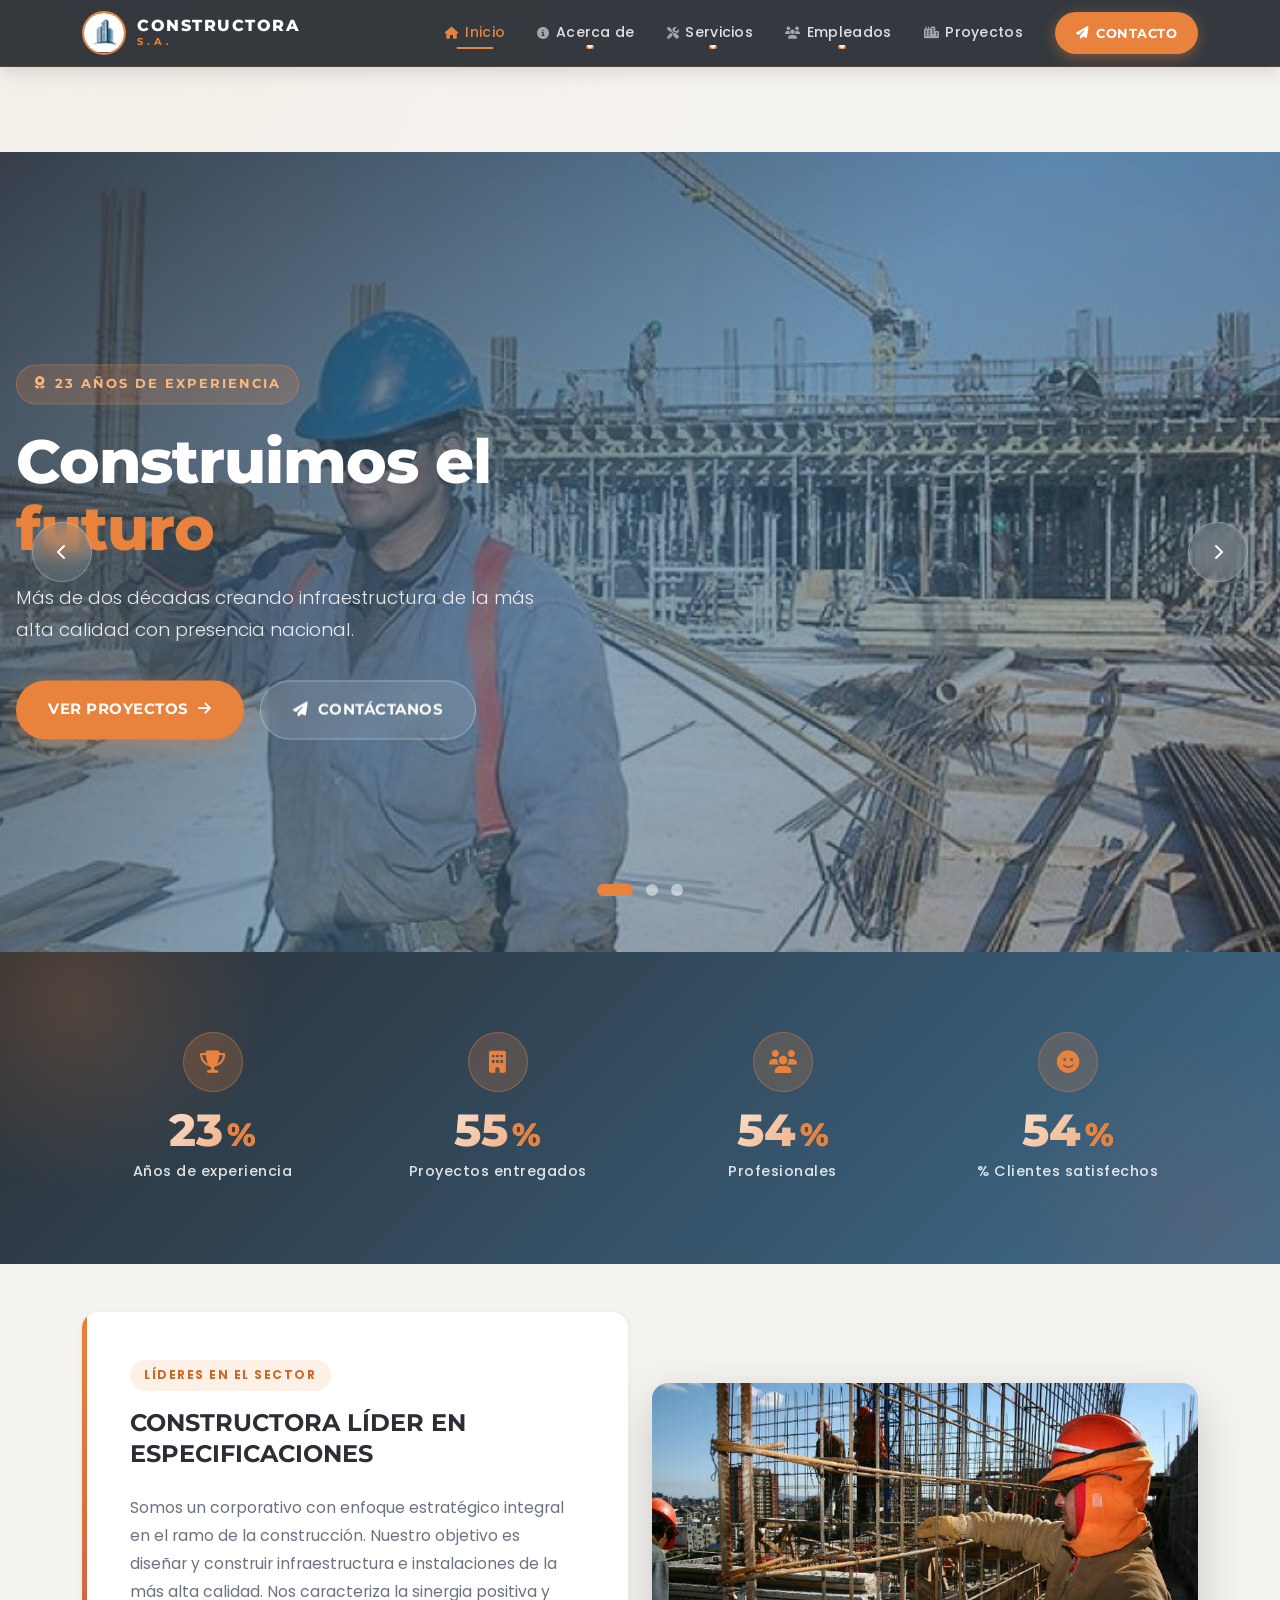
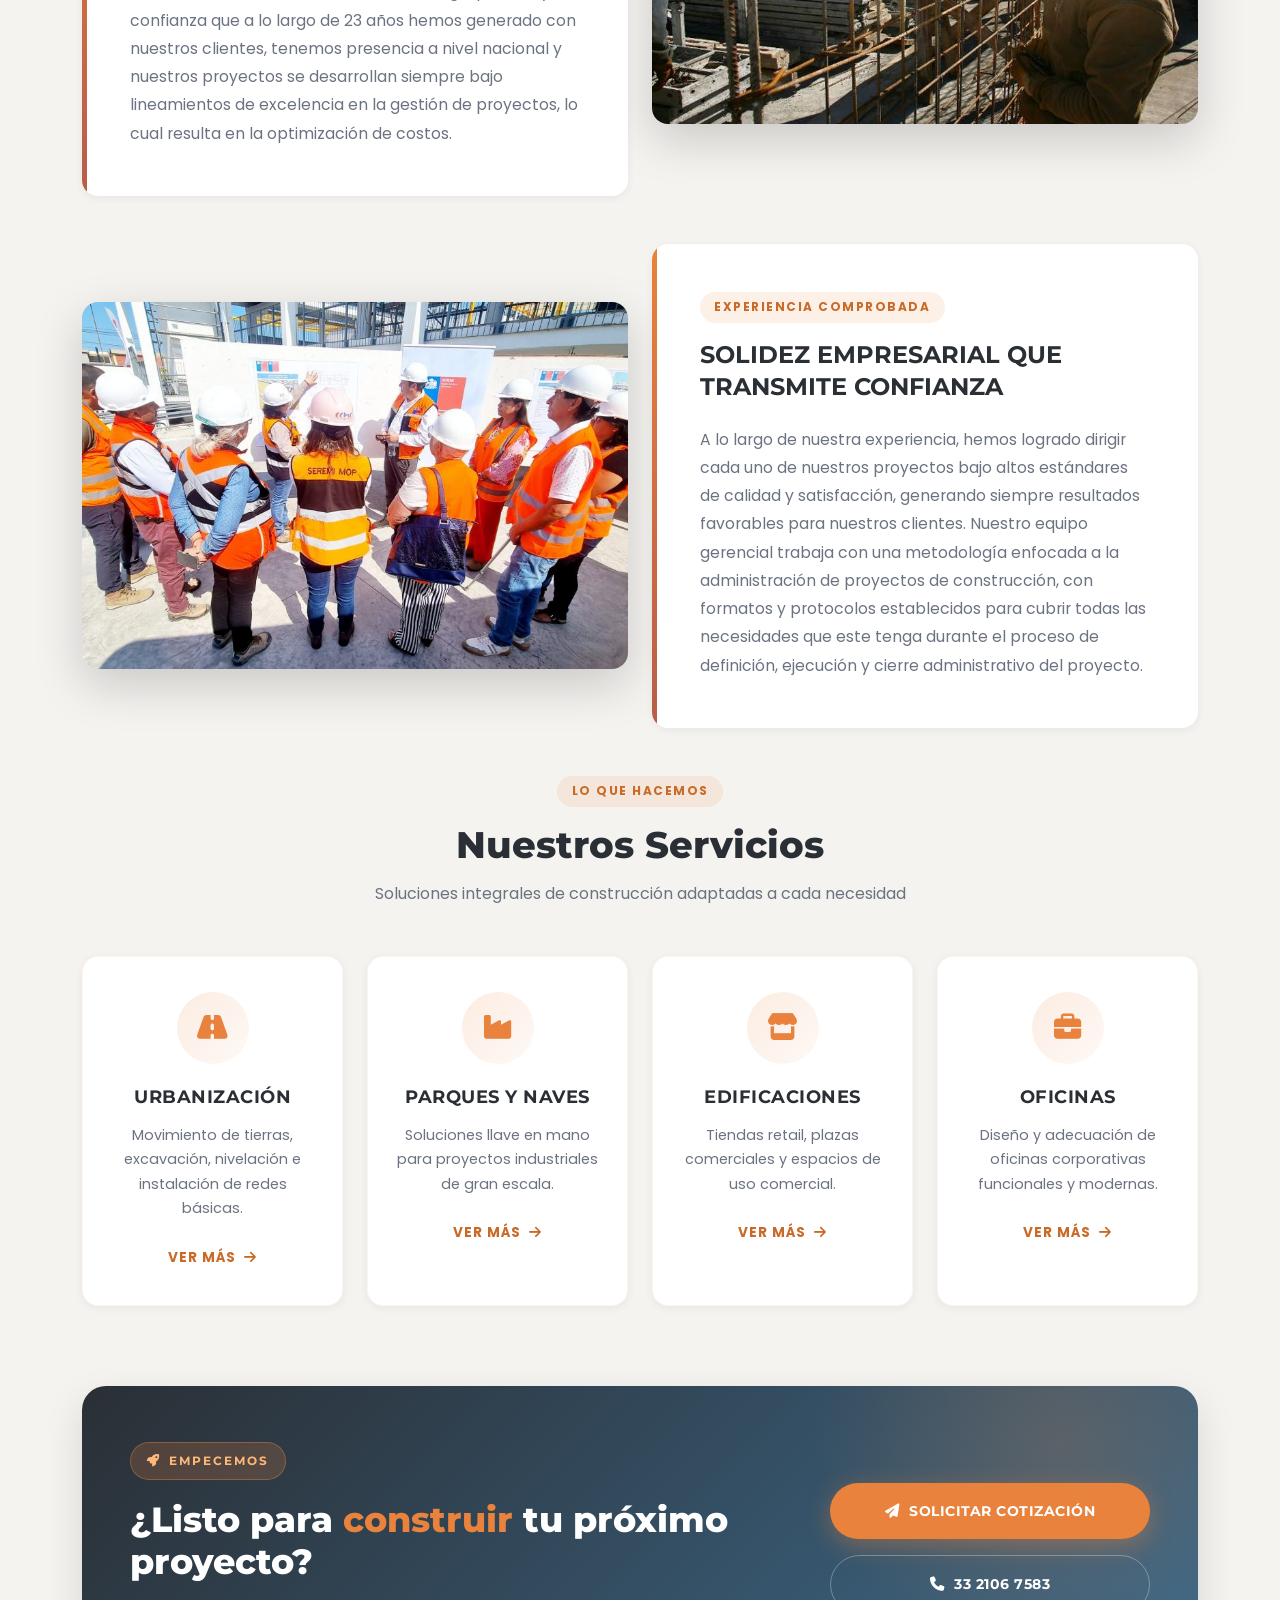
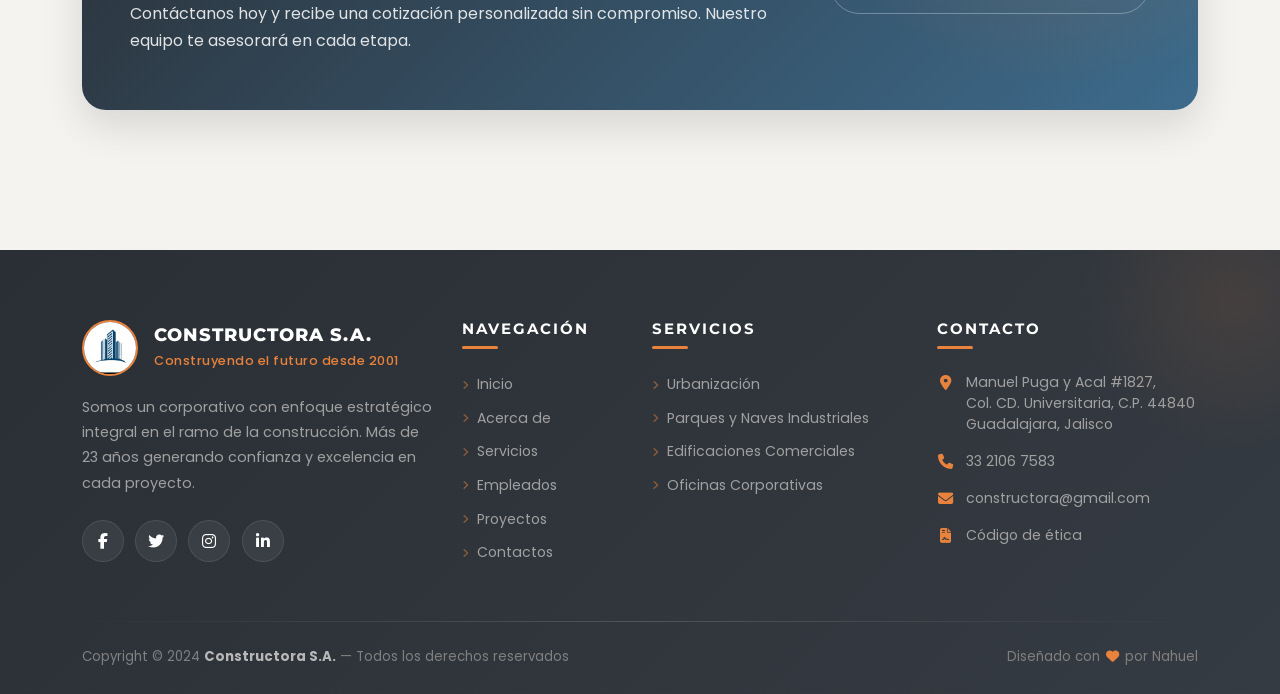
<file: index.html>
<!DOCTYPE html>
<html lang="es">
<head>
    <meta charset="UTF-8">
    <meta name="viewport" content="width=device-width, initial-scale=1.0">
    <meta name="description" content="Constructora S.A. — Líderes en construcción con 23 años de experiencia">
    <title>Inicio | Constructora S.A.</title>
    <link rel="icon" href="imagen/logo.jpg">

    <!-- Bootstrap 5 -->
    <link href="https://cdn.jsdelivr.net/npm/bootstrap@5.3.3/dist/css/bootstrap.min.css" rel="stylesheet">

    <!-- Font Awesome -->
    <link rel="stylesheet" href="https://cdnjs.cloudflare.com/ajax/libs/font-awesome/6.5.1/css/all.min.css">

    <!-- Google Fonts -->
    <link rel="preconnect" href="https://fonts.googleapis.com">
    <link rel="preconnect" href="https://fonts.gstatic.com" crossorigin>
    <link href="https://fonts.googleapis.com/css2?family=Montserrat:wght@400;600;700;800&family=Poppins:wght@300;400;500;600&display=swap" rel="stylesheet">

    <!-- CSS propio -->
    <link rel="stylesheet" href="css/estilos.css">
</head>
<body>

    <!-- ============================================================
         NAVBAR
    ============================================================ -->
    <nav class="navbar navbar-expand-lg navbar-dark fixed-top navbar-custom">
        <div class="container">

            <!-- Marca -->
            <a class="navbar-brand d-flex align-items-center" href="index.html">
                <img src="imagen/logo.jpg" alt="Logo" class="logo-nav">
                <div class="brand-wrap">
                    <span class="brand-text">CONSTRUCTORA</span>
                    <span class="brand-sub">S.A.</span>
                </div>
            </a>

            <!-- Botón hamburguesa -->
            <button class="navbar-toggler" type="button" data-bs-toggle="collapse" data-bs-target="#my-nav"
                    aria-controls="my-nav" aria-expanded="false" aria-label="Toggle navigation">
                <span class="navbar-toggler-icon"></span>
            </button>

            <!-- Menú -->
            <div class="collapse navbar-collapse" id="my-nav">
                <ul class="navbar-nav ms-auto align-items-lg-center">

                    <li class="nav-item">
                        <a class="nav-link active" href="index.html">
                            <i class="fas fa-home"></i> Inicio
                        </a>
                    </li>

                    <li class="nav-item dropdown">
                        <a class="nav-link dropdown-toggle" href="#" data-bs-toggle="dropdown">
                            <i class="fas fa-info-circle"></i> Acerca de
                        </a>
                        <ul class="dropdown-menu">
                            <li><a class="dropdown-item" href="historia.html"><i class="fas fa-building"></i> Identidad Corporativa</a></li>
                            <li><a class="dropdown-item" href="mision.html"><i class="fas fa-bullseye"></i> Misión y Visión</a></li>
                            <li><a class="dropdown-item" href="testimonio.html"><i class="fas fa-chart-line"></i> Objetivos Estratégicos</a></li>
                        </ul>
                    </li>

                    <li class="nav-item dropdown">
                        <a class="nav-link dropdown-toggle" href="#" data-bs-toggle="dropdown">
                            <i class="fas fa-tools"></i> Servicios
                        </a>
                        <ul class="dropdown-menu">
                            <li><a class="dropdown-item" href="remodelacion.html"><i class="fas fa-road"></i> Urbanización</a></li>
                            <li><a class="dropdown-item" href="construccion.html"><i class="fas fa-industry"></i> Parques y Naves Industriales</a></li>
                            <li><a class="dropdown-item" href="refaccion.html"><i class="fas fa-store"></i> Edificaciones Comerciales</a></li>
                            <li><a class="dropdown-item" href="diseñoext.html"><i class="fas fa-briefcase"></i> Oficinas Corporativas</a></li>
                        </ul>
                    </li>

                    <li class="nav-item dropdown">
                        <a class="nav-link dropdown-toggle" href="#" data-bs-toggle="dropdown">
                            <i class="fas fa-users"></i> Empleados
                        </a>
                        <ul class="dropdown-menu">
                            <li><a class="dropdown-item" href="administracion.html"><i class="fas fa-user-tie"></i> Administración</a></li>
                            <li><a class="dropdown-item" href="ingenieros.html"><i class="fas fa-hard-hat"></i> Ingenieros</a></li>
                            <li><a class="dropdown-item" href="arquitectos.html"><i class="fas fa-drafting-compass"></i> Arquitectos</a></li>
                        </ul>
                    </li>

                    <li class="nav-item">
                        <a class="nav-link" href="proyectos.html">
                            <i class="fas fa-city"></i> Proyectos
                        </a>
                    </li>

                    <li class="nav-item ms-lg-3 mt-3 mt-lg-0">
                        <a class="btn-navbar-cta" href="contactos.html">
                            <i class="fas fa-paper-plane"></i> Contacto
                        </a>
                    </li>

                </ul>
            </div>

        </div>
    </nav>

    <!-- ============================================================
         HERO CAROUSEL
    ============================================================ -->
    <header id="demo" class="carousel slide carousel-fade hero-carousel" data-bs-ride="carousel">

        <div class="carousel-indicators">
            <button type="button" data-bs-target="#demo" data-bs-slide-to="0" class="active" aria-label="Slide 1"></button>
            <button type="button" data-bs-target="#demo" data-bs-slide-to="1" aria-label="Slide 2"></button>
            <button type="button" data-bs-target="#demo" data-bs-slide-to="2" aria-label="Slide 3"></button>
        </div>

        <div class="carousel-inner">

            <!-- Slide 1 -->
            <div class="carousel-item active">
                <div class="hero-slide" style="background-image: url('imagen/img4.jpg');"></div>
                <div class="hero-overlay"></div>
                <div class="container">
                    <div class="carousel-caption hero-caption">
                        <span class="hero-badge">
                            <i class="fas fa-award"></i> 23 años de experiencia
                        </span>
                        <h1 class="hero-title">Construimos el <span>futuro</span></h1>
                        <p class="hero-subtitle">
                            Más de dos décadas creando infraestructura de la más alta calidad con presencia nacional.
                        </p>
                        <div class="hero-buttons">
                            <a href="proyectos.html" class="btn-hero-primary">
                                Ver Proyectos <i class="fas fa-arrow-right"></i>
                            </a>
                            <a href="contactos.html" class="btn-hero-secondary">
                                <i class="fas fa-paper-plane"></i> Contáctanos
                            </a>
                        </div>
                    </div>
                </div>
            </div>

            <!-- Slide 2 -->
            <div class="carousel-item">
                <div class="hero-slide" style="background-image: url('imagen/img1.jpg');"></div>
                <div class="hero-overlay"></div>
                <div class="container">
                    <div class="carousel-caption hero-caption">
                        <span class="hero-badge">
                            <i class="fas fa-check-circle"></i> Calidad garantizada
                        </span>
                        <h1 class="hero-title">Excelencia en cada <span>proyecto</span></h1>
                        <p class="hero-subtitle">
                            Trabajamos bajo los más altos estándares de calidad, seguridad y cumplimiento de plazos.
                        </p>
                        <div class="hero-buttons">
                            <a href="servivios.html" class="btn-hero-primary">
                                Nuestros Servicios <i class="fas fa-arrow-right"></i>
                            </a>
                            <a href="historia.html" class="btn-hero-secondary">
                                <i class="fas fa-info-circle"></i> Conócenos
                            </a>
                        </div>
                    </div>
                </div>
            </div>

            <!-- Slide 3 -->
            <div class="carousel-item">
                <div class="hero-slide" style="background-image: url('imagen/img6.png');"></div>
                <div class="hero-overlay"></div>
                <div class="container">
                    <div class="carousel-caption hero-caption">
                        <span class="hero-badge">
                            <i class="fas fa-globe"></i> Presencia nacional
                        </span>
                        <h1 class="hero-title">Solidez que <span>transmite confianza</span></h1>
                        <p class="hero-subtitle">
                            Un equipo gerencial sólido con metodologías probadas en proyectos de gran escala.
                        </p>
                        <div class="hero-buttons">
                            <a href="proyectos.html" class="btn-hero-primary">
                                Explorar <i class="fas fa-arrow-right"></i>
                            </a>
                            <a href="contactos.html" class="btn-hero-secondary">
                                <i class="fas fa-phone"></i> Solicitar info
                            </a>
                        </div>
                    </div>
                </div>
            </div>

        </div>

        <button class="carousel-control-prev hero-control" type="button" data-bs-target="#demo" data-bs-slide="prev">
            <i class="fas fa-chevron-left"></i>
            <span class="visually-hidden">Anterior</span>
        </button>
        <button class="carousel-control-next hero-control" type="button" data-bs-target="#demo" data-bs-slide="next">
            <i class="fas fa-chevron-right"></i>
            <span class="visually-hidden">Siguiente</span>
        </button>
    </header>

    <!-- ============================================================
         ESTADÍSTICAS
    ============================================================ -->
    <section class="stats-section">
        <div class="container">
            <div class="row g-4 text-center">

                <div class="col-6 col-md-3">
                    <div class="stat-item">
                        <div class="stat-icon"><i class="fas fa-trophy"></i></div>
                        <div class="stat-number" data-target="23">0</div>
                        <div class="stat-label">Años de experiencia</div>
                    </div>
                </div>

                <div class="col-6 col-md-3">
                    <div class="stat-item">
                        <div class="stat-icon"><i class="fas fa-building"></i></div>
                        <div class="stat-number" data-target="150">0</div>
                        <div class="stat-label">Proyectos entregados</div>
                    </div>
                </div>

                <div class="col-6 col-md-3">
                    <div class="stat-item">
                        <div class="stat-icon"><i class="fas fa-users"></i></div>
                        <div class="stat-number" data-target="80">0</div>
                        <div class="stat-label">Profesionales</div>
                    </div>
                </div>

                <div class="col-6 col-md-3">
                    <div class="stat-item">
                        <div class="stat-icon"><i class="fas fa-smile"></i></div>
                        <div class="stat-number" data-target="100">0</div>
                        <div class="stat-label">% Clientes satisfechos</div>
                    </div>
                </div>

            </div>
        </div>
    </section>

    <!-- ============================================================
         CONTENIDO PRINCIPAL
    ============================================================ -->
    <main class="container my-5">

        <!-- Sección 1: Líderes -->
        <section class="row align-items-center g-4 mb-5 fade-in-section">
            <div class="col-lg-6">
                <div class="card info-card border-0 h-100">
                    <div class="card-body p-4 p-lg-5">
                        <span class="badge-accent mb-3">LÍDERES EN EL SECTOR</span>
                        <h3 class="card-title mb-4">CONSTRUCTORA LÍDER EN ESPECIFICACIONES</h3>
                        <p class="card-text">
                            Somos un corporativo con enfoque estratégico integral en el ramo de la construcción.
                            Nuestro objetivo es diseñar y construir infraestructura e instalaciones de la más alta calidad.
                            Nos caracteriza la sinergia positiva y confianza que a lo largo de 23 años hemos generado con
                            nuestros clientes, tenemos presencia a nivel nacional y nuestros proyectos se desarrollan
                            siempre bajo lineamientos de excelencia en la gestión de proyectos, lo cual resulta en la
                            optimización de costos.
                        </p>
                    </div>
                </div>
            </div>
            <div class="col-lg-6">
                <div class="image-wrapper">
                    <img src="imagen/img2.jpg" alt="Proyecto en construcción" class="img-fluid rounded-4 shadow-lg">
                </div>
            </div>
        </section>

        <!-- Sección 2: Solidez -->
        <section class="row align-items-center g-4 mb-5 fade-in-section flex-lg-row-reverse">
            <div class="col-lg-6">
                <div class="card info-card border-0 h-100">
                    <div class="card-body p-4 p-lg-5">
                        <span class="badge-accent mb-3">EXPERIENCIA COMPROBADA</span>
                        <h3 class="card-title mb-4">SOLIDEZ EMPRESARIAL QUE TRANSMITE CONFIANZA</h3>
                        <p class="card-text">
                            A lo largo de nuestra experiencia, hemos logrado dirigir cada uno de nuestros proyectos bajo
                            altos estándares de calidad y satisfacción, generando siempre resultados favorables para
                            nuestros clientes. Nuestro equipo gerencial trabaja con una metodología enfocada a la
                            administración de proyectos de construcción, con formatos y protocolos establecidos para
                            cubrir todas las necesidades que este tenga durante el proceso de definición, ejecución y
                            cierre administrativo del proyecto.
                        </p>
                    </div>
                </div>
            </div>
            <div class="col-lg-6">
                <div class="image-wrapper">
                    <img src="imagen/img3.jpeg" alt="Equipo de trabajo" class="img-fluid rounded-4 shadow-lg">
                </div>
            </div>
        </section>

    </main>

    <!-- ============================================================
         SERVICIOS
    ============================================================ -->
    <section class="services-section my-5">
        <div class="container">

            <div class="section-heading text-center mb-5">
                <span class="badge-accent mb-3">Lo que hacemos</span>
                <h2 class="section-heading-title">Nuestros Servicios</h2>
                <p class="section-heading-sub">
                    Soluciones integrales de construcción adaptadas a cada necesidad
                </p>
            </div>

            <div class="row g-4">

                <div class="col-md-6 col-lg-3">
                    <div class="service-card">
                        <div class="service-icon"><i class="fas fa-road"></i></div>
                        <h5>Urbanización</h5>
                        <p>Movimiento de tierras, excavación, nivelación e instalación de redes básicas.</p>
                        <a href="remodelacion.html" class="service-link">
                            Ver más <i class="fas fa-arrow-right"></i>
                        </a>
                    </div>
                </div>

                <div class="col-md-6 col-lg-3">
                    <div class="service-card">
                        <div class="service-icon"><i class="fas fa-industry"></i></div>
                        <h5>Parques y Naves</h5>
                        <p>Soluciones llave en mano para proyectos industriales de gran escala.</p>
                        <a href="construccion.html" class="service-link">
                            Ver más <i class="fas fa-arrow-right"></i>
                        </a>
                    </div>
                </div>

                <div class="col-md-6 col-lg-3">
                    <div class="service-card">
                        <div class="service-icon"><i class="fas fa-store"></i></div>
                        <h5>Edificaciones</h5>
                        <p>Tiendas retail, plazas comerciales y espacios de uso comercial.</p>
                        <a href="refaccion.html" class="service-link">
                            Ver más <i class="fas fa-arrow-right"></i>
                        </a>
                    </div>
                </div>

                <div class="col-md-6 col-lg-3">
                    <div class="service-card">
                        <div class="service-icon"><i class="fas fa-briefcase"></i></div>
                        <h5>Oficinas</h5>
                        <p>Diseño y adecuación de oficinas corporativas funcionales y modernas.</p>
                        <a href="diseñoext.html" class="service-link">
                            Ver más <i class="fas fa-arrow-right"></i>
                        </a>
                    </div>
                </div>

            </div>
        </div>
    </section>

    <!-- ============================================================
         CTA FINAL
    ============================================================ -->
    <section class="cta-section">
        <div class="container">
            <div class="cta-box">

                <div class="row align-items-center g-4">

                    <div class="col-lg-8">
                        <span class="cta-badge">
                            <i class="fas fa-rocket"></i> Empecemos
                        </span>
                        <h2 class="cta-title">
                            ¿Listo para <span>construir</span> tu próximo proyecto?
                        </h2>
                        <p class="cta-text">
                            Contáctanos hoy y recibe una cotización personalizada sin compromiso.
                            Nuestro equipo te asesorará en cada etapa.
                        </p>
                    </div>

                    <div class="col-lg-4 text-lg-end">
                        <a href="contactos.html" class="btn-cta">
                            <i class="fas fa-paper-plane"></i> Solicitar cotización
                        </a>
                        <a href="tel:3321067583" class="btn-cta-outline mt-3">
                            <i class="fas fa-phone"></i> 33 2106 7583
                        </a>
                    </div>

                </div>

            </div>
        </div>
    </section>

    <!-- ============================================================
         FOOTER
    ============================================================ -->
    <footer class="site-footer">
        <div class="container">

            <div class="row gy-5">

                <!-- Columna 1: Marca -->
                <div class="col-lg-4 col-md-6">
                    <div class="footer-brand">
                        <img src="imagen/logo.jpg" alt="Logo Constructora" class="footer-logo">
                        <div>
                            <h5 class="footer-brand-name">CONSTRUCTORA S.A.</h5>
                            <p class="footer-brand-tagline">Construyendo el futuro desde 2001</p>
                        </div>
                    </div>
                    <p class="footer-about">
                        Somos un corporativo con enfoque estratégico integral en el ramo de la construcción.
                        Más de 23 años generando confianza y excelencia en cada proyecto.
                    </p>

                    <div class="footer-socials">
                        <a href="#" class="social-btn facebook" aria-label="Facebook">
                            <i class="fab fa-facebook-f"></i>
                        </a>
                        <a href="#" class="social-btn twitter" aria-label="Twitter">
                            <i class="fab fa-twitter"></i>
                        </a>
                        <a href="#" class="social-btn instagram" aria-label="Instagram">
                            <i class="fab fa-instagram"></i>
                        </a>
                        <a href="#" class="social-btn linkedin" aria-label="LinkedIn">
                            <i class="fab fa-linkedin-in"></i>
                        </a>
                    </div>
                </div>

                <!-- Columna 2: Navegación -->
                <div class="col-lg-2 col-md-6 col-6">
                    <h6 class="footer-title">Navegación</h6>
                    <ul class="footer-links">
                        <li><a href="index.html"><i class="fas fa-angle-right"></i> Inicio</a></li>
                        <li><a href="historia.html"><i class="fas fa-angle-right"></i> Acerca de</a></li>
                        <li><a href="servivios.html"><i class="fas fa-angle-right"></i> Servicios</a></li>
                        <li><a href="empleados.html"><i class="fas fa-angle-right"></i> Empleados</a></li>
                        <li><a href="proyectos.html"><i class="fas fa-angle-right"></i> Proyectos</a></li>
                        <li><a href="contactos.html"><i class="fas fa-angle-right"></i> Contactos</a></li>
                    </ul>
                </div>

                <!-- Columna 3: Servicios -->
                <div class="col-lg-3 col-md-6 col-6">
                    <h6 class="footer-title">Servicios</h6>
                    <ul class="footer-links">
                        <li><a href="remodelacion.html"><i class="fas fa-angle-right"></i> Urbanización</a></li>
                        <li><a href="construccion.html"><i class="fas fa-angle-right"></i> Parques y Naves Industriales</a></li>
                        <li><a href="refaccion.html"><i class="fas fa-angle-right"></i> Edificaciones Comerciales</a></li>
                        <li><a href="diseñoext.html"><i class="fas fa-angle-right"></i> Oficinas Corporativas</a></li>
                    </ul>
                </div>

                <!-- Columna 4: Contacto -->
                <div class="col-lg-3 col-md-6">
                    <h6 class="footer-title">Contacto</h6>
                    <ul class="footer-contact">
                        <li>
                            <i class="fas fa-map-marker-alt"></i>
                            <span>Manuel Puga y Acal #1827,<br>Col. CD. Universitaria, C.P. 44840<br>Guadalajara, Jalisco</span>
                        </li>
                        <li>
                            <i class="fas fa-phone"></i>
                            <a href="tel:3321067583">33 2106 7583</a>
                        </li>
                        <li>
                            <i class="fas fa-envelope"></i>
                            <a href="mailto:constructora@gmail.com">constructora@gmail.com</a>
                        </li>
                        <li>
                            <i class="fas fa-file-contract"></i>
                            <span>Código de ética</span>
                        </li>
                    </ul>
                </div>

            </div>

            <div class="footer-divider"></div>

            <div class="footer-bottom">
                <p class="footer-copy">
                    Copyright &copy; 2024 <strong>Constructora S.A.</strong> — Todos los derechos reservados
                </p>
                <p class="footer-credits">
                    Diseñado con <i class="fas fa-heart"></i> por Nahuel
                </p>
            </div>

        </div>
    </footer>

    <!-- Bootstrap 5 JS -->
    <script src="https://cdn.jsdelivr.net/npm/bootstrap@5.3.3/dist/js/bootstrap.bundle.min.js"></script>

    <!-- Animaciones al scroll + Contadores -->
    <script>
        // Fade-in al scroll
        const observer = new IntersectionObserver((entries) => {
            entries.forEach(entry => {
                if (entry.isIntersecting) entry.target.classList.add('visible');
            });
        }, { threshold: 0.15 });

        document.querySelectorAll('.fade-in-section').forEach(el => observer.observe(el));

        // Contadores animados
        const counters = document.querySelectorAll('.stat-number');
        const speed = 200;

        const animateCounter = (counter) => {
            const target = +counter.getAttribute('data-target');
            const increment = target / speed;

            const updateCount = () => {
                const current = +counter.innerText.replace('+','').replace('%','');
                if (current < target) {
                    counter.innerText = Math.ceil(current + increment);
                    setTimeout(updateCount, 15);
                } else {
                    counter.innerText = target;
                }
            };
            updateCount();
        };

        const statsObserver = new IntersectionObserver((entries) => {
            entries.forEach(entry => {
                if (entry.isIntersecting) {
                    animateCounter(entry.target);
                    statsObserver.unobserve(entry.target);
                }
            });
        }, { threshold: 0.5 });

        counters.forEach(c => statsObserver.observe(c));
    </script>
</body>
</html>
</file>
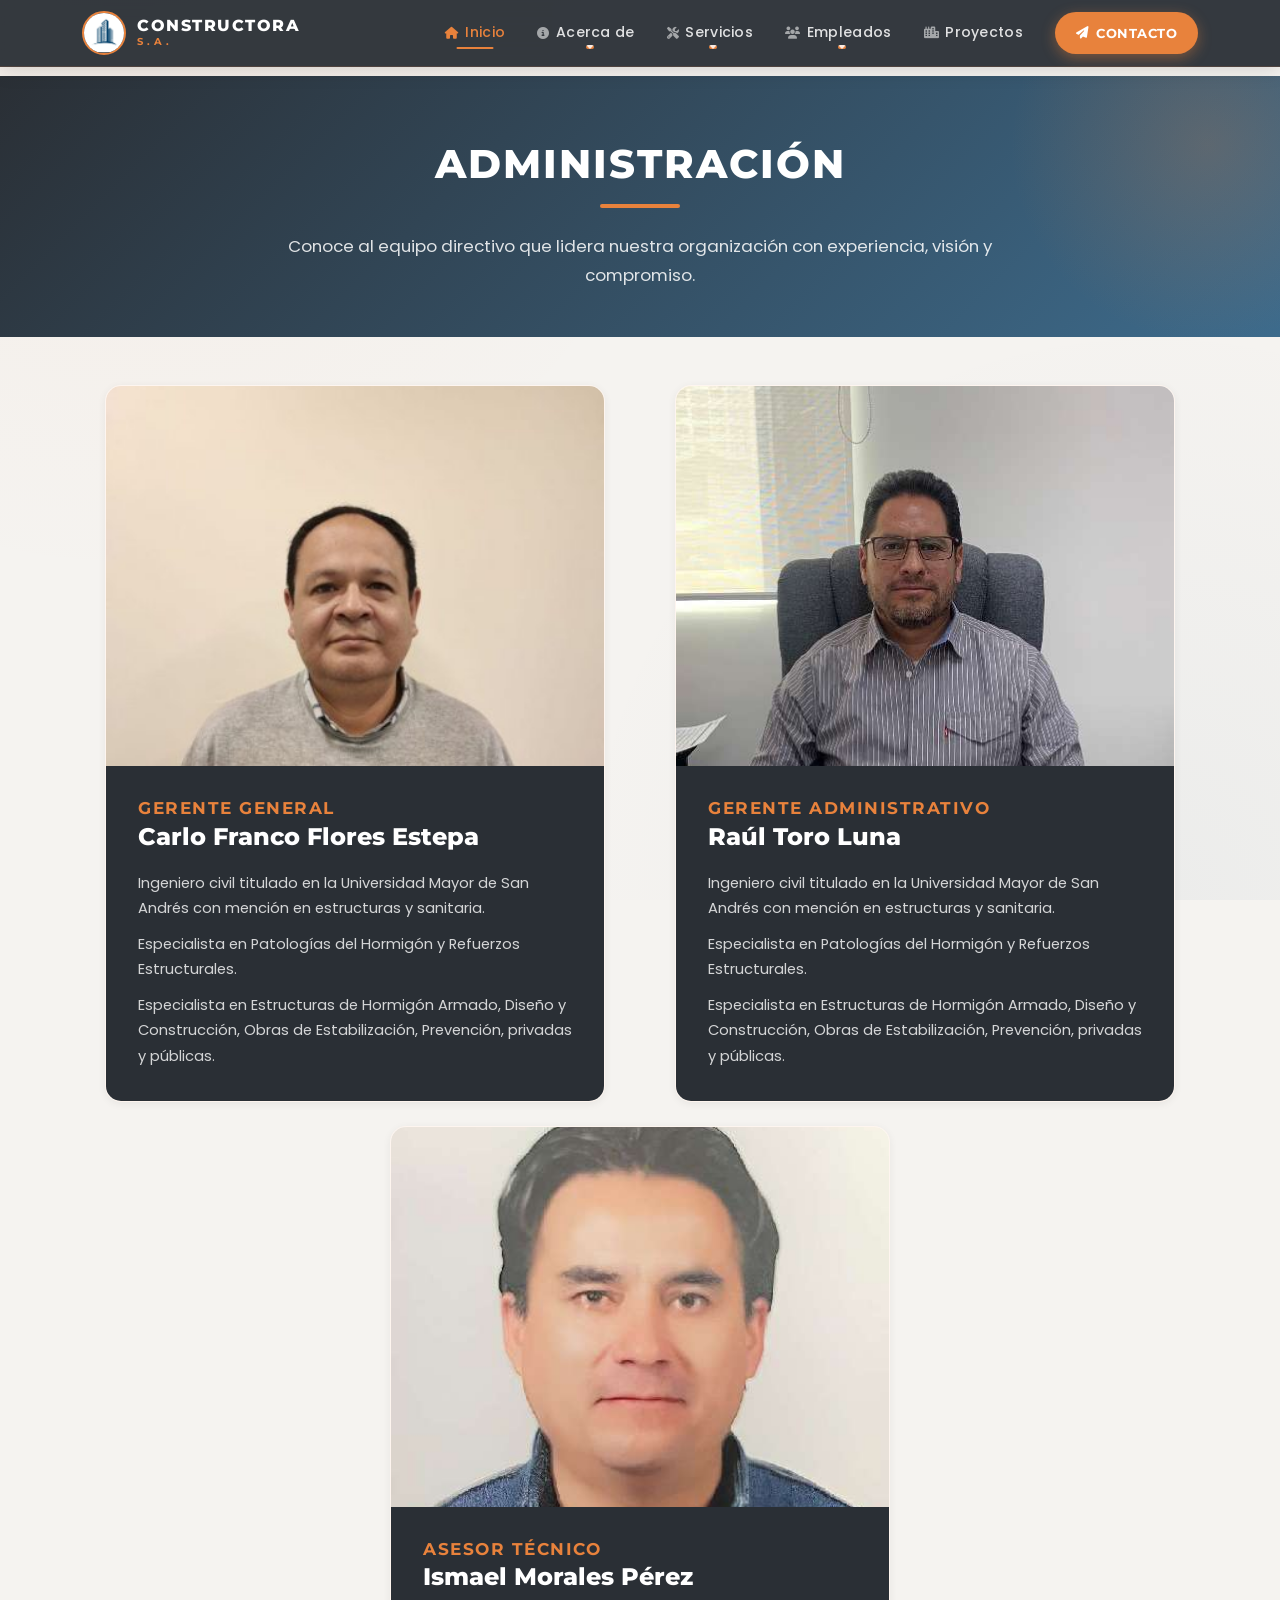
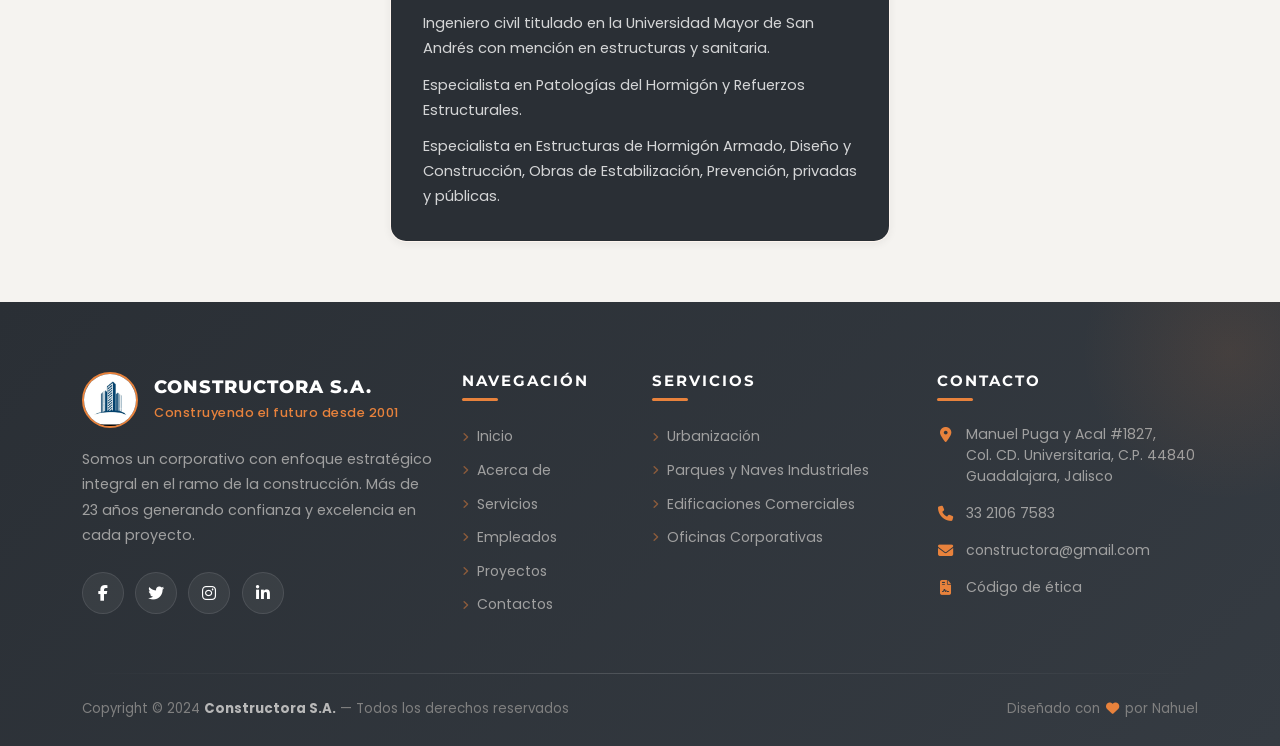
<file: administracion.html>
<!DOCTYPE html>
<html lang="es">
<head>
    <meta charset="UTF-8">
    <meta name="viewport" content="width=device-width, initial-scale=1.0">
    <title>Document</title>
    <link rel="icon" href="imagen/logo.jpg">

    <!-- Bootstrap 5 (CSS) -->
    <link href="https://cdn.jsdelivr.net/npm/bootstrap@5.3.3/dist/css/bootstrap.min.css" rel="stylesheet">

    <!-- Font Awesome (link CSS - más confiable) -->
    <link rel="stylesheet" href="https://cdnjs.cloudflare.com/ajax/libs/font-awesome/6.5.1/css/all.min.css">

    <!-- Google Fonts -->
    <link rel="preconnect" href="https://fonts.googleapis.com">
    <link rel="preconnect" href="https://fonts.gstatic.com" crossorigin>
    <link href="https://fonts.googleapis.com/css2?family=Montserrat:wght@400;600;700;800&family=Poppins:wght@300;400;500;600&display=swap" rel="stylesheet">

    <!-- CSS propio -->
    <link rel="stylesheet" href="css/estilos.css">
</head>
<body>

    <!-- ============================================================
     NAVBAR
============================================================ -->
<nav class="navbar navbar-expand-lg navbar-dark fixed-top navbar-custom">
    <div class="container">

        <!-- Marca -->
        <a class="navbar-brand d-flex align-items-center" href="index.html">
            <img src="imagen/logo.jpg" alt="Logo" class="logo-nav">
            <div class="brand-wrap">
                <span class="brand-text">CONSTRUCTORA</span>
                <span class="brand-sub">S.A.</span>
            </div>
        </a>

        <!-- Botón hamburguesa -->
        <button class="navbar-toggler" type="button" data-bs-toggle="collapse" data-bs-target="#my-nav"
                aria-controls="my-nav" aria-expanded="false" aria-label="Toggle navigation">
            <span class="navbar-toggler-icon"></span>
        </button>

        <!-- Menú -->
        <div class="collapse navbar-collapse" id="my-nav">
            <ul class="navbar-nav ms-auto align-items-lg-center">

                <li class="nav-item">
                    <a class="nav-link active" href="index.html">
                        <i class="fas fa-home"></i> Inicio
                    </a>
                </li>

                <li class="nav-item dropdown">
                    <a class="nav-link dropdown-toggle" href="#" data-bs-toggle="dropdown">
                        <i class="fas fa-info-circle"></i> Acerca de
                    </a>
                    <ul class="dropdown-menu">
                        <li><a class="dropdown-item" href="historia.html"><i class="fas fa-building"></i> Identidad Corporativa</a></li>
                        <li><a class="dropdown-item" href="mision.html"><i class="fas fa-bullseye"></i> Misión y Visión</a></li>
                        <li><a class="dropdown-item" href="testimonio.html"><i class="fas fa-chart-line"></i> Objetivos Estratégicos</a></li>
                    </ul>
                </li>

                <li class="nav-item dropdown">
                    <a class="nav-link dropdown-toggle" href="#" data-bs-toggle="dropdown">
                        <i class="fas fa-tools"></i> Servicios
                    </a>
                    <ul class="dropdown-menu">
                        <li><a class="dropdown-item" href="remodelacion.html"><i class="fas fa-road"></i> Urbanización</a></li>
                        <li><a class="dropdown-item" href="construccion.html"><i class="fas fa-industry"></i> Parques y Naves Industriales</a></li>
                        <li><a class="dropdown-item" href="refaccion.html"><i class="fas fa-store"></i> Edificaciones Comerciales</a></li>
                        <li><a class="dropdown-item" href="diseñoext.html"><i class="fas fa-briefcase"></i> Oficinas Corporativas</a></li>
                    </ul>
                </li>

                <li class="nav-item dropdown">
                    <a class="nav-link dropdown-toggle" href="#" data-bs-toggle="dropdown">
                        <i class="fas fa-users"></i> Empleados
                    </a>
                    <ul class="dropdown-menu">
                        <li><a class="dropdown-item" href="administracion.html"><i class="fas fa-user-tie"></i> Administración</a></li>
                        <li><a class="dropdown-item" href="ingenieros.html"><i class="fas fa-hard-hat"></i> Ingenieros</a></li>
                        <li><a class="dropdown-item" href="arquitectos.html"><i class="fas fa-drafting-compass"></i> Arquitectos</a></li>
                    </ul>
                </li>

                <li class="nav-item">
                    <a class="nav-link" href="proyectos.html">
                        <i class="fas fa-city"></i> Proyectos
                    </a>
                </li>

                <!-- Botón CTA -->
                <li class="nav-item ms-lg-3 mt-3 mt-lg-0">
                    <a class="btn-navbar-cta" href="contactos.html">
                        <i class="fas fa-paper-plane"></i> Contacto
                    </a>
                </li>

            </ul>
        </div>

    </div>
</nav>
    <!-- HEADER -->
    <header class="page-header">
        <h1>Administración</h1>
        <p>Conoce al equipo directivo que lidera nuestra organización con experiencia, visión y compromiso.</p>
    </header>

    <!-- CONTENIDO -->
    <main class="container mb-5">

          <!-- Fila 1: 2 personas -->
          <div class="row g-4 mb-4">

              <!-- Persona 1: Gerente General -->
              <div class="col-md-6">
                  <div class="staff-card">
                      <img src="imagen/gerente.jpg" alt="Gerente General" class="staff-img">
                      <div class="staff-body">
                          <h5>Gerente General</h5>
                          <p class="staff-name">Carlo Franco Flores Estepa</p>
                          <p>Ingeniero civil titulado en la Universidad Mayor de San Andrés con mención en estructuras y sanitaria.</p>
                          <p>Especialista en Patologías del Hormigón y Refuerzos Estructurales.</p>
                          <p>Especialista en Estructuras de Hormigón Armado, Diseño y Construcción, Obras de Estabilización, Prevención, privadas y públicas.</p>
                      </div>
                  </div>
              </div>

              <!-- Persona 2: Gerente Administrativo -->
              <div class="col-md-6">
                  <div class="staff-card">
                      <img src="imagen/g2.jpg" alt="Gerente Administrativo" class="staff-img">
                      <div class="staff-body">
                          <h5>Gerente Administrativo</h5>
                          <p class="staff-name">Raúl Toro Luna</p>
                          <p>Ingeniero civil titulado en la Universidad Mayor de San Andrés con mención en estructuras y sanitaria.</p>
                          <p>Especialista en Patologías del Hormigón y Refuerzos Estructurales.</p>
                          <p>Especialista en Estructuras de Hormigón Armado, Diseño y Construcción, Obras de Estabilización, Prevención, privadas y públicas.</p>
                      </div>
                  </div>
              </div>

          </div>

          <!-- Fila 2: 1 persona (centrada) -->
          <div class="row g-4 mb-4 justify-content-center">

              <!-- Persona 3: Asesor Técnico -->
              <div class="col-md-6">
                  <div class="staff-card">
                      <img src="imagen/g3.jpg" alt="Asesor Técnico" class="staff-img">
                      <div class="staff-body">
                          <h5>Asesor Técnico</h5>
                          <p class="staff-name">Ismael Morales Pérez</p>
                          <p>Ingeniero civil titulado en la Universidad Mayor de San Andrés con mención en estructuras y sanitaria.</p>
                          <p>Especialista en Patologías del Hormigón y Refuerzos Estructurales.</p>
                          <p>Especialista en Estructuras de Hormigón Armado, Diseño y Construcción, Obras de Estabilización, Prevención, privadas y públicas.</p>
                      </div>
                  </div>
              </div>

          </div>

      </main>

    <!-- ============================================================
     FOOTER
============================================================ -->
<footer class="site-footer">
    <div class="container">

        <!-- Fila principal -->
        <div class="row gy-5">

            <!-- Columna 1: Marca -->
            <div class="col-lg-4 col-md-6">
                <div class="footer-brand">
                    <img src="imagen/logo.jpg" alt="Logo Constructora" class="footer-logo">
                    <div>
                        <h5 class="footer-brand-name">CONSTRUCTORA S.A.</h5>
                        <p class="footer-brand-tagline">Construyendo el futuro desde 2001</p>
                    </div>
                </div>
                <p class="footer-about">
                    Somos un corporativo con enfoque estratégico integral en el ramo de la construcción.
                    Más de 23 años generando confianza y excelencia en cada proyecto.
                </p>

                <div class="footer-socials">
                    <a href="#" class="social-btn facebook" aria-label="Facebook">
                        <i class="fab fa-facebook-f"></i>
                    </a>
                    <a href="#" class="social-btn twitter" aria-label="Twitter">
                        <i class="fab fa-twitter"></i>
                    </a>
                    <a href="#" class="social-btn instagram" aria-label="Instagram">
                        <i class="fab fa-instagram"></i>
                    </a>
                    <a href="#" class="social-btn linkedin" aria-label="LinkedIn">
                        <i class="fab fa-linkedin-in"></i>
                    </a>
                </div>
            </div>

            <!-- Columna 2: Enlaces -->
            <div class="col-lg-2 col-md-6 col-6">
                <h6 class="footer-title">Navegación</h6>
                <ul class="footer-links">
                    <li><a href="index.html"><i class="fas fa-angle-right"></i> Inicio</a></li>
                    <li><a href="historia.html"><i class="fas fa-angle-right"></i> Acerca de</a></li>
                    <li><a href="servivios.html"><i class="fas fa-angle-right"></i> Servicios</a></li>
                    <li><a href="empleados.html"><i class="fas fa-angle-right"></i> Empleados</a></li>
                    <li><a href="proyectos.html"><i class="fas fa-angle-right"></i> Proyectos</a></li>
                    <li><a href="contactos.html"><i class="fas fa-angle-right"></i> Contactos</a></li>
                </ul>
            </div>

            <!-- Columna 3: Servicios -->
            <div class="col-lg-3 col-md-6 col-6">
                <h6 class="footer-title">Servicios</h6>
                <ul class="footer-links">
                    <li><a href="remodelacion.html"><i class="fas fa-angle-right"></i> Urbanización</a></li>
                    <li><a href="construccion.html"><i class="fas fa-angle-right"></i> Parques y Naves Industriales</a></li>
                    <li><a href="refaccion.html"><i class="fas fa-angle-right"></i> Edificaciones Comerciales</a></li>
                    <li><a href="diseñoext.html"><i class="fas fa-angle-right"></i> Oficinas Corporativas</a></li>
                </ul>
            </div>

            <!-- Columna 4: Contacto -->
            <div class="col-lg-3 col-md-6">
                <h6 class="footer-title">Contacto</h6>
                <ul class="footer-contact">
                    <li>
                        <i class="fas fa-map-marker-alt"></i>
                        <span>Manuel Puga y Acal #1827,<br>Col. CD. Universitaria, C.P. 44840<br>Guadalajara, Jalisco</span>
                    </li>
                    <li>
                        <i class="fas fa-phone"></i>
                        <a href="tel:3321067583">33 2106 7583</a>
                    </li>
                    <li>
                        <i class="fas fa-envelope"></i>
                        <a href="mailto:constructora@gmail.com">constructora@gmail.com</a>
                    </li>
                    <li>
                        <i class="fas fa-file-contract"></i>
                        <span>Código de ética</span>
                    </li>
                </ul>
            </div>

        </div>

        <!-- Divisor -->
        <div class="footer-divider"></div>

        <!-- Copyright -->
        <div class="footer-bottom">
            <p class="footer-copy">
                Copyright &copy; 2024 <strong>Constructora S.A.</strong> — Todos los derechos reservados
            </p>
            <p class="footer-credits">
                Diseñado con <i class="fas fa-heart"></i> por Nahuel
            </p>
        </div>

    </div>
</footer>

    <script src="https://cdn.jsdelivr.net/npm/bootstrap@5.3.3/dist/js/bootstrap.bundle.min.js"></script>
</body>
</html>
</file>
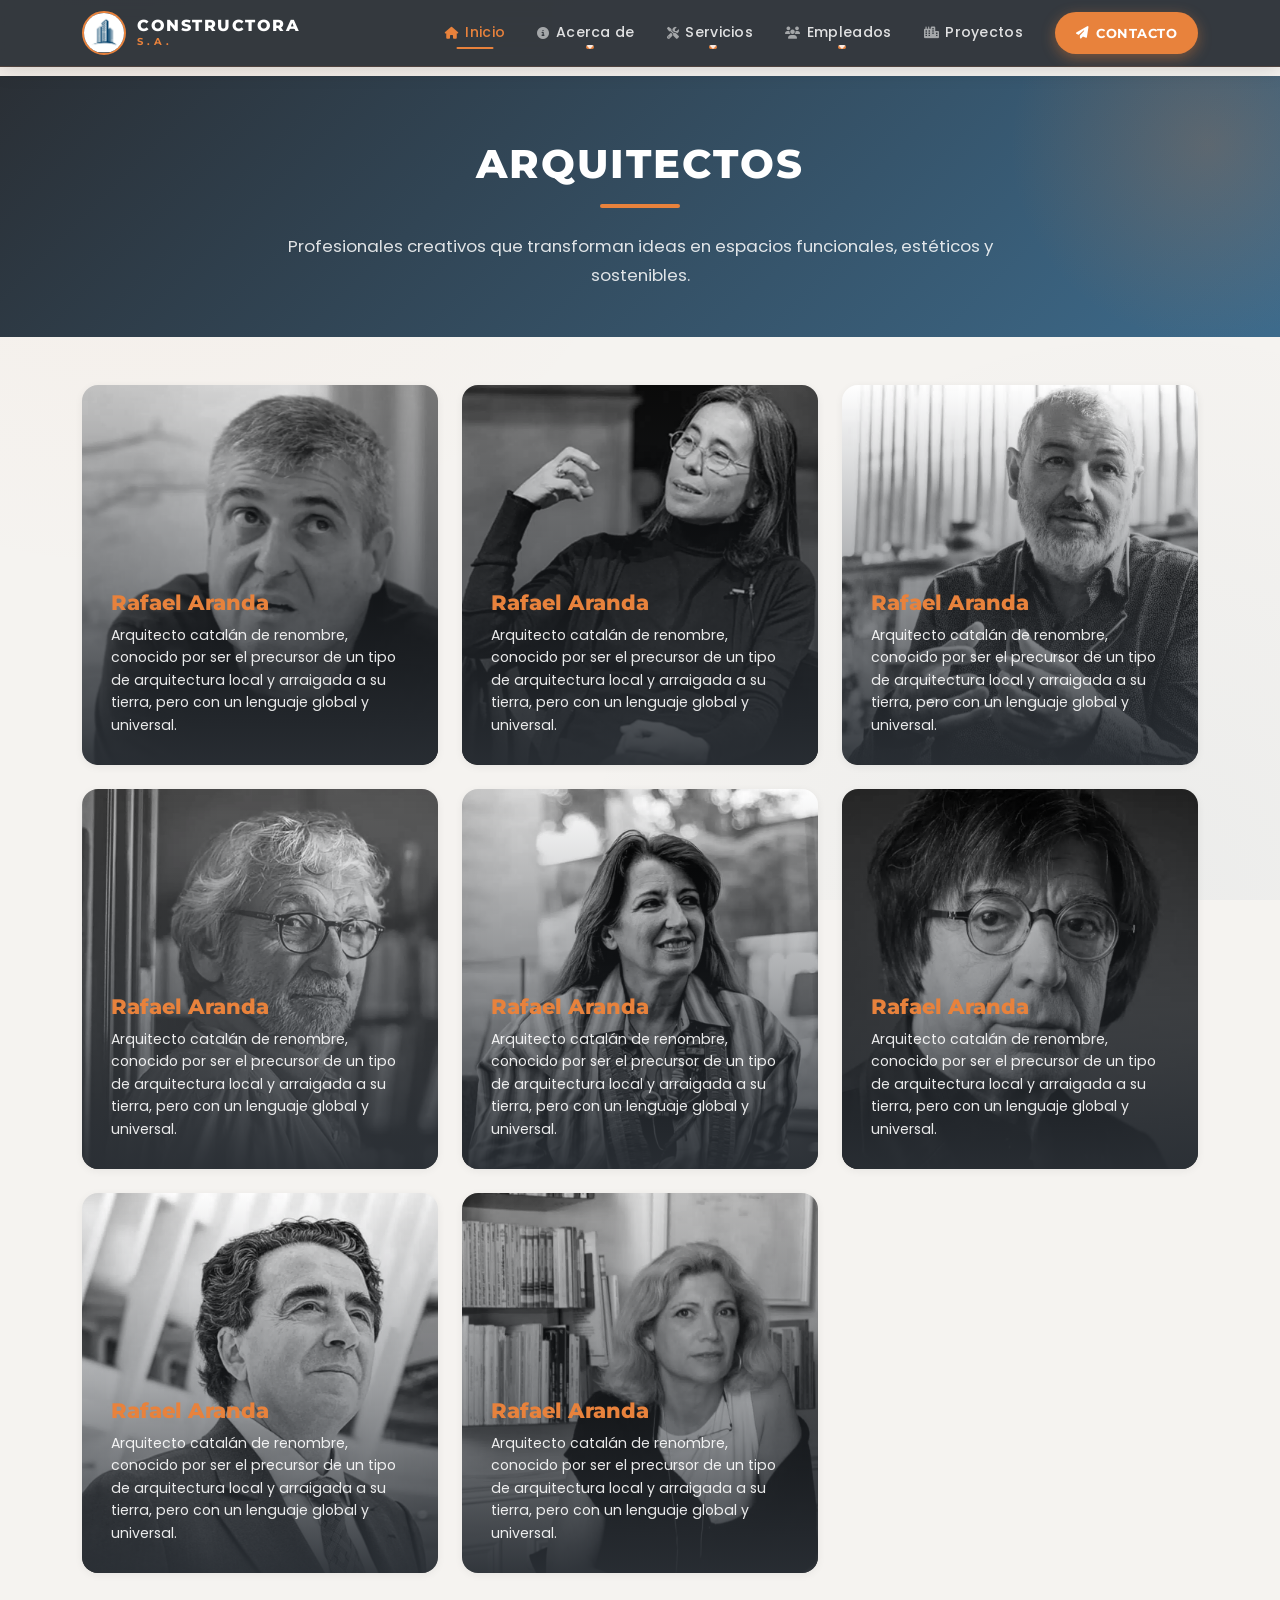
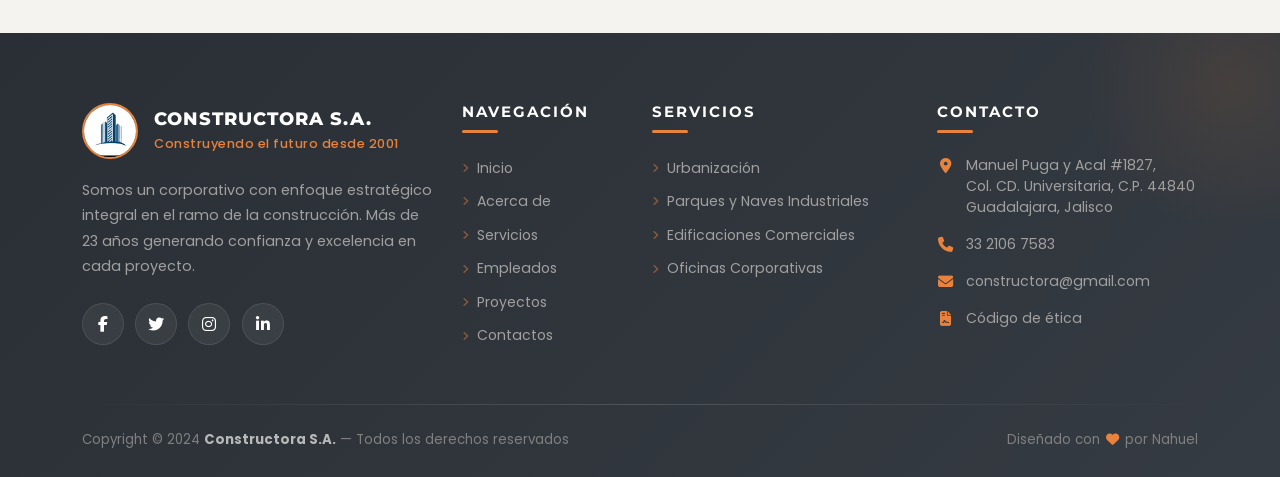
<file: arquitectos.html>
<!DOCTYPE html>
<html lang="es">
<head>
    <meta charset="UTF-8">
    <meta name="viewport" content="width=device-width, initial-scale=1.0">
    <title>Document</title>
    <link rel="icon" href="imagen/logo.jpg">

    <!-- Bootstrap 5 (CSS) -->
    <link href="https://cdn.jsdelivr.net/npm/bootstrap@5.3.3/dist/css/bootstrap.min.css" rel="stylesheet">

    <!-- Font Awesome (link CSS - más confiable) -->
    <link rel="stylesheet" href="https://cdnjs.cloudflare.com/ajax/libs/font-awesome/6.5.1/css/all.min.css">

    <!-- Google Fonts -->
    <link rel="preconnect" href="https://fonts.googleapis.com">
    <link rel="preconnect" href="https://fonts.gstatic.com" crossorigin>
    <link href="https://fonts.googleapis.com/css2?family=Montserrat:wght@400;600;700;800&family=Poppins:wght@300;400;500;600&display=swap" rel="stylesheet">

    <!-- CSS propio -->
    <link rel="stylesheet" href="css/estilos.css">
</head>
<body>

    <!-- ============================================================
     NAVBAR
============================================================ -->
<nav class="navbar navbar-expand-lg navbar-dark fixed-top navbar-custom">
    <div class="container">

        <!-- Marca -->
        <a class="navbar-brand d-flex align-items-center" href="index.html">
            <img src="imagen/logo.jpg" alt="Logo" class="logo-nav">
            <div class="brand-wrap">
                <span class="brand-text">CONSTRUCTORA</span>
                <span class="brand-sub">S.A.</span>
            </div>
        </a>

        <!-- Botón hamburguesa -->
        <button class="navbar-toggler" type="button" data-bs-toggle="collapse" data-bs-target="#my-nav"
                aria-controls="my-nav" aria-expanded="false" aria-label="Toggle navigation">
            <span class="navbar-toggler-icon"></span>
        </button>

        <!-- Menú -->
        <div class="collapse navbar-collapse" id="my-nav">
            <ul class="navbar-nav ms-auto align-items-lg-center">

                <li class="nav-item">
                    <a class="nav-link active" href="index.html">
                        <i class="fas fa-home"></i> Inicio
                    </a>
                </li>

                <li class="nav-item dropdown">
                    <a class="nav-link dropdown-toggle" href="#" data-bs-toggle="dropdown">
                        <i class="fas fa-info-circle"></i> Acerca de
                    </a>
                    <ul class="dropdown-menu">
                        <li><a class="dropdown-item" href="historia.html"><i class="fas fa-building"></i> Identidad Corporativa</a></li>
                        <li><a class="dropdown-item" href="mision.html"><i class="fas fa-bullseye"></i> Misión y Visión</a></li>
                        <li><a class="dropdown-item" href="testimonio.html"><i class="fas fa-chart-line"></i> Objetivos Estratégicos</a></li>
                    </ul>
                </li>

                <li class="nav-item dropdown">
                    <a class="nav-link dropdown-toggle" href="#" data-bs-toggle="dropdown">
                        <i class="fas fa-tools"></i> Servicios
                    </a>
                    <ul class="dropdown-menu">
                        <li><a class="dropdown-item" href="remodelacion.html"><i class="fas fa-road"></i> Urbanización</a></li>
                        <li><a class="dropdown-item" href="construccion.html"><i class="fas fa-industry"></i> Parques y Naves Industriales</a></li>
                        <li><a class="dropdown-item" href="refaccion.html"><i class="fas fa-store"></i> Edificaciones Comerciales</a></li>
                        <li><a class="dropdown-item" href="diseñoext.html"><i class="fas fa-briefcase"></i> Oficinas Corporativas</a></li>
                    </ul>
                </li>

                <li class="nav-item dropdown">
                    <a class="nav-link dropdown-toggle" href="#" data-bs-toggle="dropdown">
                        <i class="fas fa-users"></i> Empleados
                    </a>
                    <ul class="dropdown-menu">
                        <li><a class="dropdown-item" href="administracion.html"><i class="fas fa-user-tie"></i> Administración</a></li>
                        <li><a class="dropdown-item" href="ingenieros.html"><i class="fas fa-hard-hat"></i> Ingenieros</a></li>
                        <li><a class="dropdown-item" href="arquitectos.html"><i class="fas fa-drafting-compass"></i> Arquitectos</a></li>
                    </ul>
                </li>

                <li class="nav-item">
                    <a class="nav-link" href="proyectos.html">
                        <i class="fas fa-city"></i> Proyectos
                    </a>
                </li>

                <!-- Botón CTA -->
                <li class="nav-item ms-lg-3 mt-3 mt-lg-0">
                    <a class="btn-navbar-cta" href="contactos.html">
                        <i class="fas fa-paper-plane"></i> Contacto
                    </a>
                </li>

            </ul>
        </div>

    </div>
</nav>

    <!-- HEADER -->
    <header class="page-header">
        <h1>Arquitectos</h1>
        <p>Profesionales creativos que transforman ideas en espacios funcionales, estéticos y sostenibles.</p>
    </header>

    <!-- GRID DE ARQUITECTOS -->
    <main class="container mb-5">
        <div class="row g-4">

            <div class="col-md-6 col-lg-4">
                <div class="architect-card">
                    <img src="imagen/r1.jpg" alt="Rafael Aranda">
                    <div class="architect-overlay">
                        <h4>Rafael Aranda</h4>
                        <p>Arquitecto catalán de renombre, conocido por ser el precursor de un tipo de arquitectura local y arraigada a su tierra, pero con un lenguaje global y universal.</p>
                    </div>
                </div>
            </div>

            <div class="col-md-6 col-lg-4">
                <div class="architect-card">
                    <img src="imagen/r2.jpg" alt="Arquitecto 2">
                    <div class="architect-overlay">
                        <h4>Rafael Aranda</h4>
                        <p>Arquitecto catalán de renombre, conocido por ser el precursor de un tipo de arquitectura local y arraigada a su tierra, pero con un lenguaje global y universal.</p>
                    </div>
                </div>
            </div>

            <div class="col-md-6 col-lg-4">
                <div class="architect-card">
                    <img src="imagen/r3.jpg" alt="Arquitecto 3">
                    <div class="architect-overlay">
                        <h4>Rafael Aranda</h4>
                        <p>Arquitecto catalán de renombre, conocido por ser el precursor de un tipo de arquitectura local y arraigada a su tierra, pero con un lenguaje global y universal.</p>
                    </div>
                </div>
            </div>

            <div class="col-md-6 col-lg-4">
                <div class="architect-card">
                    <img src="imagen/r4.jpg" alt="Arquitecto 4">
                    <div class="architect-overlay">
                        <h4>Rafael Aranda</h4>
                        <p>Arquitecto catalán de renombre, conocido por ser el precursor de un tipo de arquitectura local y arraigada a su tierra, pero con un lenguaje global y universal.</p>
                    </div>
                </div>
            </div>

            <div class="col-md-6 col-lg-4">
                <div class="architect-card">
                    <img src="imagen/r5.jpg" alt="Arquitecto 5">
                    <div class="architect-overlay">
                        <h4>Rafael Aranda</h4>
                        <p>Arquitecto catalán de renombre, conocido por ser el precursor de un tipo de arquitectura local y arraigada a su tierra, pero con un lenguaje global y universal.</p>
                    </div>
                </div>
            </div>

            <div class="col-md-6 col-lg-4">
                <div class="architect-card">
                    <img src="imagen/r6.jpg" alt="Arquitecto 6">
                    <div class="architect-overlay">
                        <h4>Rafael Aranda</h4>
                        <p>Arquitecto catalán de renombre, conocido por ser el precursor de un tipo de arquitectura local y arraigada a su tierra, pero con un lenguaje global y universal.</p>
                    </div>
                </div>
            </div>

            <div class="col-md-6 col-lg-4">
                <div class="architect-card">
                    <img src="imagen/r7.jpg" alt="Arquitecto 7">
                    <div class="architect-overlay">
                        <h4>Rafael Aranda</h4>
                        <p>Arquitecto catalán de renombre, conocido por ser el precursor de un tipo de arquitectura local y arraigada a su tierra, pero con un lenguaje global y universal.</p>
                    </div>
                </div>
            </div>

            <div class="col-md-6 col-lg-4">
                <div class="architect-card">
                    <img src="imagen/r8.jpg" alt="Arquitecto 8">
                    <div class="architect-overlay">
                        <h4>Rafael Aranda</h4>
                        <p>Arquitecto catalán de renombre, conocido por ser el precursor de un tipo de arquitectura local y arraigada a su tierra, pero con un lenguaje global y universal.</p>
                    </div>
                </div>
            </div>

        </div>
    </main>

    <!-- ============================================================
     FOOTER
============================================================ -->
<footer class="site-footer">
    <div class="container">

        <!-- Fila principal -->
        <div class="row gy-5">

            <!-- Columna 1: Marca -->
            <div class="col-lg-4 col-md-6">
                <div class="footer-brand">
                    <img src="imagen/logo.jpg" alt="Logo Constructora" class="footer-logo">
                    <div>
                        <h5 class="footer-brand-name">CONSTRUCTORA S.A.</h5>
                        <p class="footer-brand-tagline">Construyendo el futuro desde 2001</p>
                    </div>
                </div>
                <p class="footer-about">
                    Somos un corporativo con enfoque estratégico integral en el ramo de la construcción.
                    Más de 23 años generando confianza y excelencia en cada proyecto.
                </p>

                <div class="footer-socials">
                    <a href="#" class="social-btn facebook" aria-label="Facebook">
                        <i class="fab fa-facebook-f"></i>
                    </a>
                    <a href="#" class="social-btn twitter" aria-label="Twitter">
                        <i class="fab fa-twitter"></i>
                    </a>
                    <a href="#" class="social-btn instagram" aria-label="Instagram">
                        <i class="fab fa-instagram"></i>
                    </a>
                    <a href="#" class="social-btn linkedin" aria-label="LinkedIn">
                        <i class="fab fa-linkedin-in"></i>
                    </a>
                </div>
            </div>

            <!-- Columna 2: Enlaces -->
            <div class="col-lg-2 col-md-6 col-6">
                <h6 class="footer-title">Navegación</h6>
                <ul class="footer-links">
                    <li><a href="index.html"><i class="fas fa-angle-right"></i> Inicio</a></li>
                    <li><a href="historia.html"><i class="fas fa-angle-right"></i> Acerca de</a></li>
                    <li><a href="servivios.html"><i class="fas fa-angle-right"></i> Servicios</a></li>
                    <li><a href="empleados.html"><i class="fas fa-angle-right"></i> Empleados</a></li>
                    <li><a href="proyectos.html"><i class="fas fa-angle-right"></i> Proyectos</a></li>
                    <li><a href="contactos.html"><i class="fas fa-angle-right"></i> Contactos</a></li>
                </ul>
            </div>

            <!-- Columna 3: Servicios -->
            <div class="col-lg-3 col-md-6 col-6">
                <h6 class="footer-title">Servicios</h6>
                <ul class="footer-links">
                    <li><a href="remodelacion.html"><i class="fas fa-angle-right"></i> Urbanización</a></li>
                    <li><a href="construccion.html"><i class="fas fa-angle-right"></i> Parques y Naves Industriales</a></li>
                    <li><a href="refaccion.html"><i class="fas fa-angle-right"></i> Edificaciones Comerciales</a></li>
                    <li><a href="diseñoext.html"><i class="fas fa-angle-right"></i> Oficinas Corporativas</a></li>
                </ul>
            </div>

            <!-- Columna 4: Contacto -->
            <div class="col-lg-3 col-md-6">
                <h6 class="footer-title">Contacto</h6>
                <ul class="footer-contact">
                    <li>
                        <i class="fas fa-map-marker-alt"></i>
                        <span>Manuel Puga y Acal #1827,<br>Col. CD. Universitaria, C.P. 44840<br>Guadalajara, Jalisco</span>
                    </li>
                    <li>
                        <i class="fas fa-phone"></i>
                        <a href="tel:3321067583">33 2106 7583</a>
                    </li>
                    <li>
                        <i class="fas fa-envelope"></i>
                        <a href="mailto:constructora@gmail.com">constructora@gmail.com</a>
                    </li>
                    <li>
                        <i class="fas fa-file-contract"></i>
                        <span>Código de ética</span>
                    </li>
                </ul>
            </div>

        </div>

        <!-- Divisor -->
        <div class="footer-divider"></div>

        <!-- Copyright -->
        <div class="footer-bottom">
            <p class="footer-copy">
                Copyright &copy; 2024 <strong>Constructora S.A.</strong> — Todos los derechos reservados
            </p>
            <p class="footer-credits">
                Diseñado con <i class="fas fa-heart"></i> por Nahuel
            </p>
        </div>

    </div>
</footer>

    <script src="https://cdn.jsdelivr.net/npm/bootstrap@5.3.3/dist/js/bootstrap.bundle.min.js"></script>
</body>
</html>
</file>
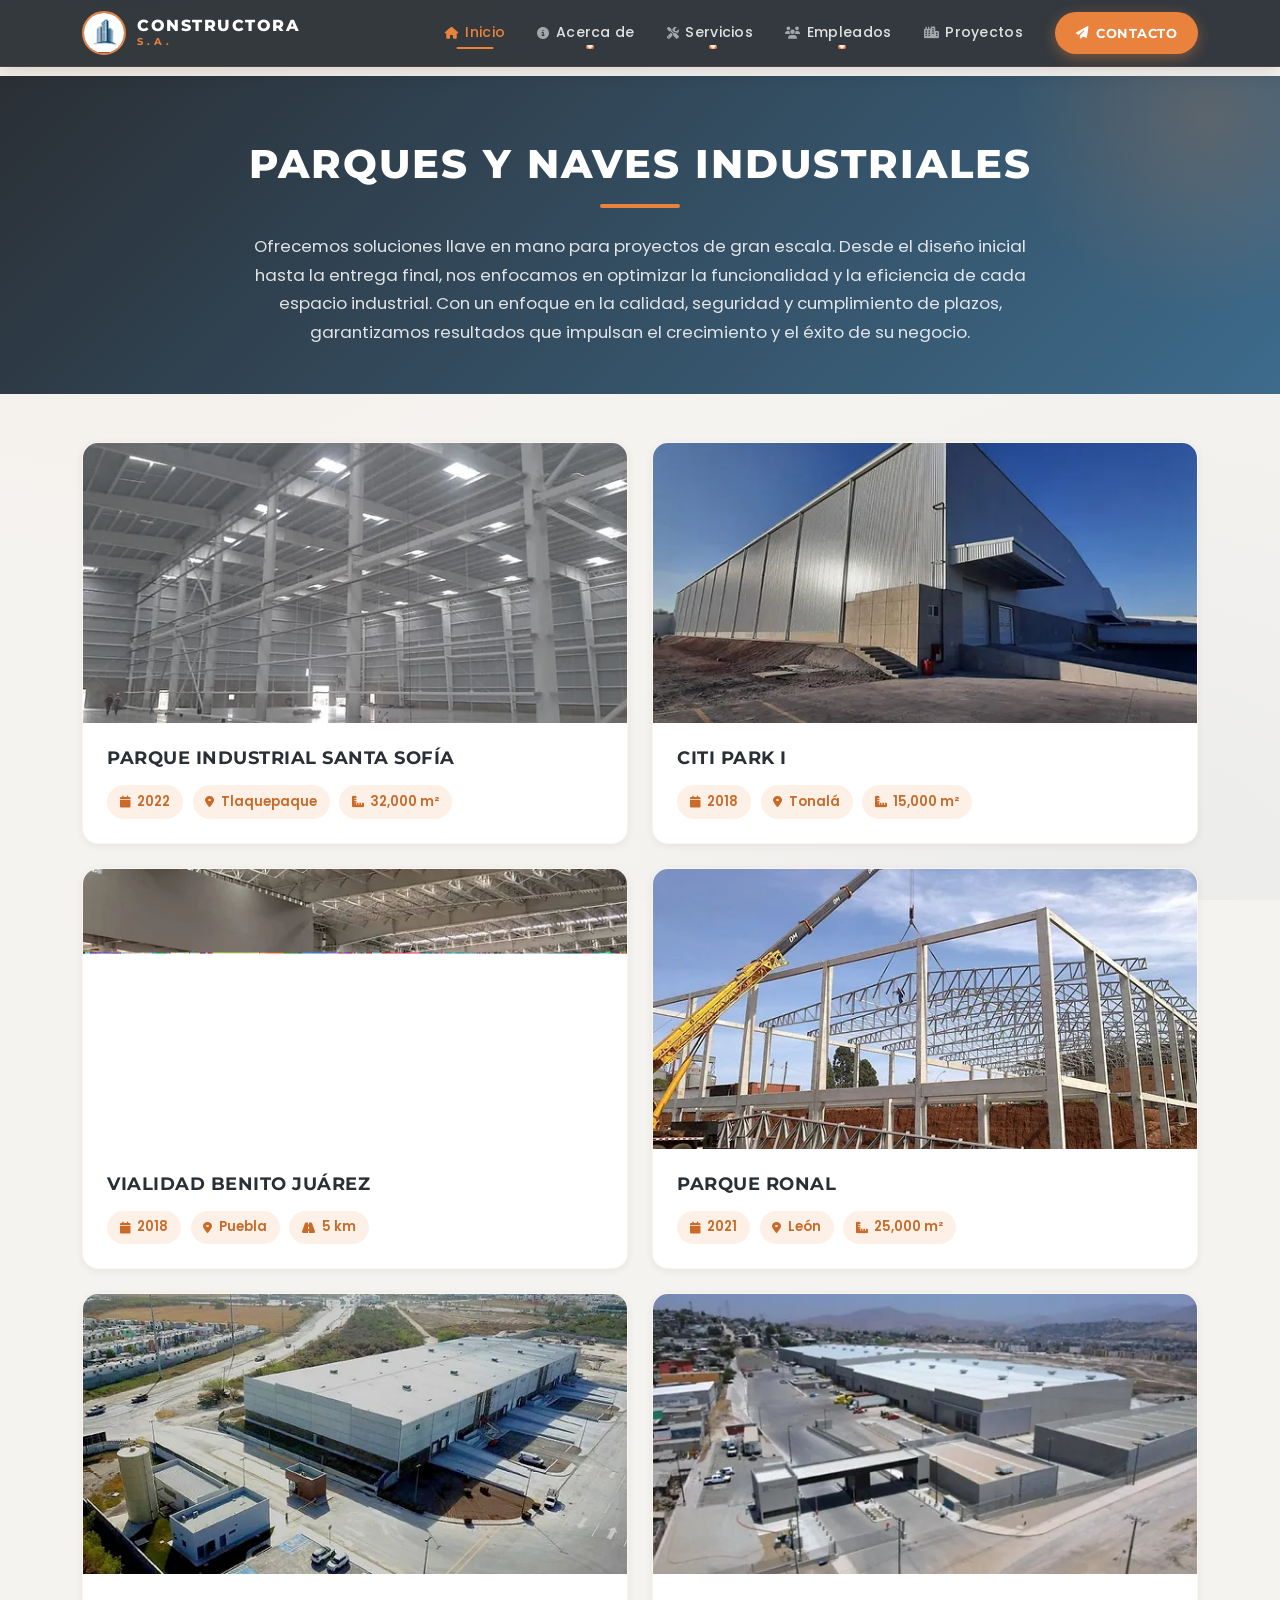
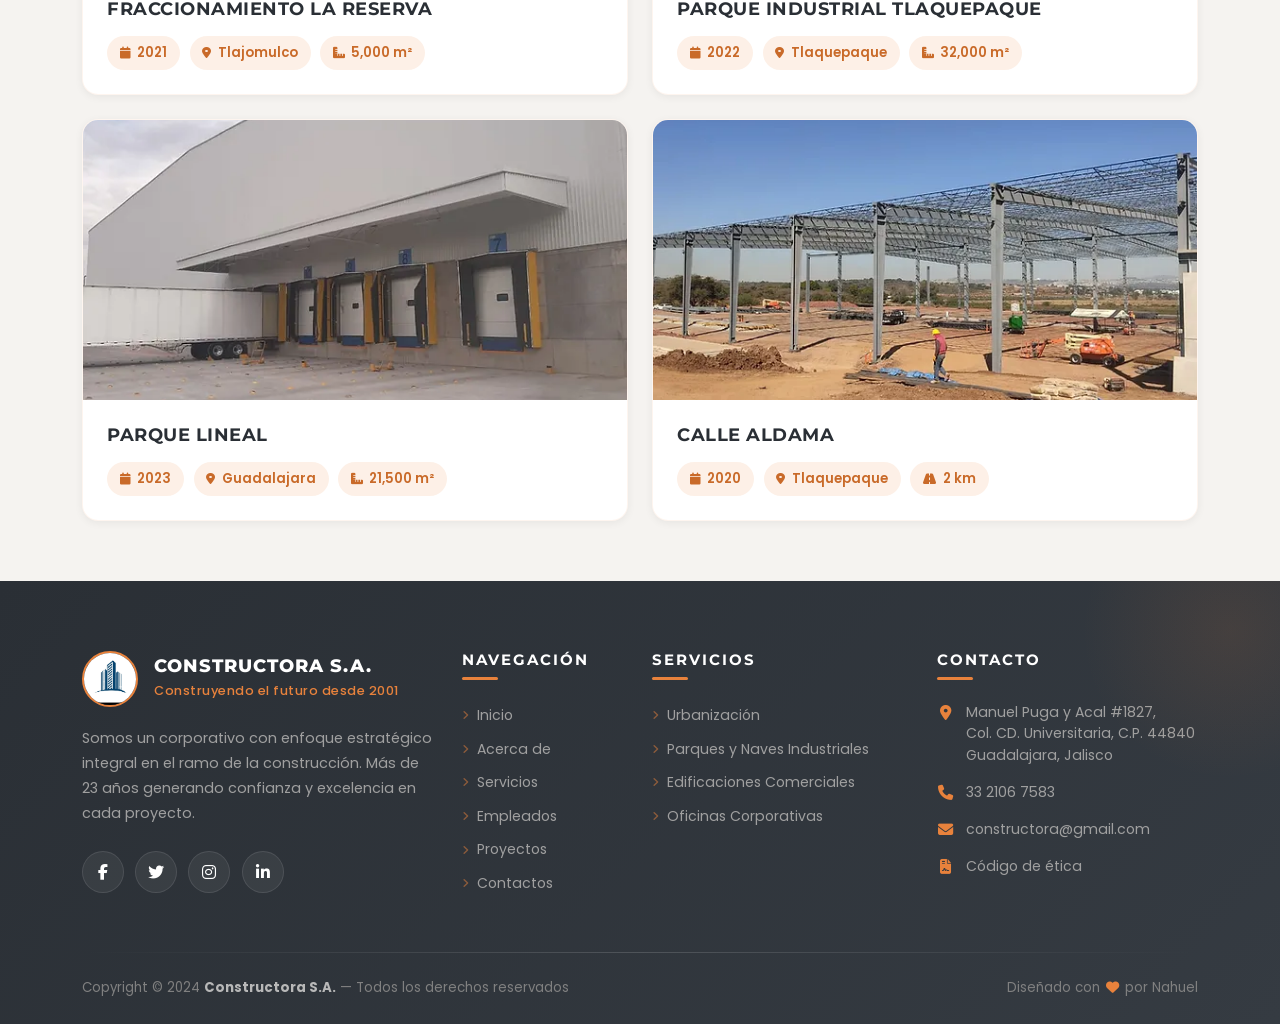
<file: construccion.html>
<!DOCTYPE html>
<html lang="es">
<head>
    <meta charset="UTF-8">
    <meta name="viewport" content="width=device-width, initial-scale=1.0">
    <title>Document</title>
    <link rel="icon" href="imagen/logo.jpg">

    <!-- Bootstrap 5 (CSS) -->
    <link href="https://cdn.jsdelivr.net/npm/bootstrap@5.3.3/dist/css/bootstrap.min.css" rel="stylesheet">

    <!-- Font Awesome (link CSS - más confiable) -->
    <link rel="stylesheet" href="https://cdnjs.cloudflare.com/ajax/libs/font-awesome/6.5.1/css/all.min.css">

    <!-- Google Fonts -->
    <link rel="preconnect" href="https://fonts.googleapis.com">
    <link rel="preconnect" href="https://fonts.gstatic.com" crossorigin>
    <link href="https://fonts.googleapis.com/css2?family=Montserrat:wght@400;600;700;800&family=Poppins:wght@300;400;500;600&display=swap" rel="stylesheet">

    <!-- CSS propio -->
    <link rel="stylesheet" href="css/estilos.css">
</head>
<body>

    <!-- ============================================================
     NAVBAR
============================================================ -->
<nav class="navbar navbar-expand-lg navbar-dark fixed-top navbar-custom">
    <div class="container">

        <!-- Marca -->
        <a class="navbar-brand d-flex align-items-center" href="index.html">
            <img src="imagen/logo.jpg" alt="Logo" class="logo-nav">
            <div class="brand-wrap">
                <span class="brand-text">CONSTRUCTORA</span>
                <span class="brand-sub">S.A.</span>
            </div>
        </a>

        <!-- Botón hamburguesa -->
        <button class="navbar-toggler" type="button" data-bs-toggle="collapse" data-bs-target="#my-nav"
                aria-controls="my-nav" aria-expanded="false" aria-label="Toggle navigation">
            <span class="navbar-toggler-icon"></span>
        </button>

        <!-- Menú -->
        <div class="collapse navbar-collapse" id="my-nav">
            <ul class="navbar-nav ms-auto align-items-lg-center">

                <li class="nav-item">
                    <a class="nav-link active" href="index.html">
                        <i class="fas fa-home"></i> Inicio
                    </a>
                </li>

                <li class="nav-item dropdown">
                    <a class="nav-link dropdown-toggle" href="#" data-bs-toggle="dropdown">
                        <i class="fas fa-info-circle"></i> Acerca de
                    </a>
                    <ul class="dropdown-menu">
                        <li><a class="dropdown-item" href="historia.html"><i class="fas fa-building"></i> Identidad Corporativa</a></li>
                        <li><a class="dropdown-item" href="mision.html"><i class="fas fa-bullseye"></i> Misión y Visión</a></li>
                        <li><a class="dropdown-item" href="testimonio.html"><i class="fas fa-chart-line"></i> Objetivos Estratégicos</a></li>
                    </ul>
                </li>

                <li class="nav-item dropdown">
                    <a class="nav-link dropdown-toggle" href="#" data-bs-toggle="dropdown">
                        <i class="fas fa-tools"></i> Servicios
                    </a>
                    <ul class="dropdown-menu">
                        <li><a class="dropdown-item" href="remodelacion.html"><i class="fas fa-road"></i> Urbanización</a></li>
                        <li><a class="dropdown-item" href="construccion.html"><i class="fas fa-industry"></i> Parques y Naves Industriales</a></li>
                        <li><a class="dropdown-item" href="refaccion.html"><i class="fas fa-store"></i> Edificaciones Comerciales</a></li>
                        <li><a class="dropdown-item" href="diseñoext.html"><i class="fas fa-briefcase"></i> Oficinas Corporativas</a></li>
                    </ul>
                </li>

                <li class="nav-item dropdown">
                    <a class="nav-link dropdown-toggle" href="#" data-bs-toggle="dropdown">
                        <i class="fas fa-users"></i> Empleados
                    </a>
                    <ul class="dropdown-menu">
                        <li><a class="dropdown-item" href="administracion.html"><i class="fas fa-user-tie"></i> Administración</a></li>
                        <li><a class="dropdown-item" href="ingenieros.html"><i class="fas fa-hard-hat"></i> Ingenieros</a></li>
                        <li><a class="dropdown-item" href="arquitectos.html"><i class="fas fa-drafting-compass"></i> Arquitectos</a></li>
                    </ul>
                </li>

                <li class="nav-item">
                    <a class="nav-link" href="proyectos.html">
                        <i class="fas fa-city"></i> Proyectos
                    </a>
                </li>

                <!-- Botón CTA -->
                <li class="nav-item ms-lg-3 mt-3 mt-lg-0">
                    <a class="btn-navbar-cta" href="contactos.html">
                        <i class="fas fa-paper-plane"></i> Contacto
                    </a>
                </li>

            </ul>
        </div>

    </div>
</nav>
    <!-- HEADER -->
    <header class="page-header">
        <h1>Parques y Naves Industriales</h1>
        <p>Ofrecemos soluciones llave en mano para proyectos de gran escala. Desde el diseño inicial hasta la entrega final, nos enfocamos en optimizar la funcionalidad y la eficiencia de cada espacio industrial. Con un enfoque en la calidad, seguridad y cumplimiento de plazos, garantizamos resultados que impulsan el crecimiento y el éxito de su negocio.</p>
    </header>

    <!-- PROYECTOS -->
    <main class="container mb-5">
        <div class="row g-4">

            <div class="col-md-6">
                <article class="project-card">
                    <img src="imagen/q1.jpg" alt="Parque Industrial Santa Sofía" class="project-img">
                    <div class="project-body">
                        <h5>Parque Industrial Santa Sofía</h5>
                        <div class="project-meta">
                            <span><i class="fas fa-calendar"></i> 2022</span>
                            <span><i class="fas fa-map-marker-alt"></i> Tlaquepaque</span>
                            <span><i class="fas fa-ruler-combined"></i> 32,000 m²</span>
                        </div>
                    </div>
                </article>
            </div>

            <div class="col-md-6">
                <article class="project-card">
                    <img src="imagen/q2.jpg" alt="Citi Park I" class="project-img">
                    <div class="project-body">
                        <h5>Citi Park I</h5>
                        <div class="project-meta">
                            <span><i class="fas fa-calendar"></i> 2018</span>
                            <span><i class="fas fa-map-marker-alt"></i> Tonalá</span>
                            <span><i class="fas fa-ruler-combined"></i> 15,000 m²</span>
                        </div>
                    </div>
                </article>
            </div>

            <div class="col-md-6">
                <article class="project-card">
                    <img src="imagen/q3.jpg" alt="Vialidad Benito Juárez" class="project-img">
                    <div class="project-body">
                        <h5>Vialidad Benito Juárez</h5>
                        <div class="project-meta">
                            <span><i class="fas fa-calendar"></i> 2018</span>
                            <span><i class="fas fa-map-marker-alt"></i> Puebla</span>
                            <span><i class="fas fa-road"></i> 5 km</span>
                        </div>
                    </div>
                </article>
            </div>

            <div class="col-md-6">
                <article class="project-card">
                    <img src="imagen/q4.jpg" alt="Parque Ronal" class="project-img">
                    <div class="project-body">
                        <h5>Parque Ronal</h5>
                        <div class="project-meta">
                            <span><i class="fas fa-calendar"></i> 2021</span>
                            <span><i class="fas fa-map-marker-alt"></i> León</span>
                            <span><i class="fas fa-ruler-combined"></i> 25,000 m²</span>
                        </div>
                    </div>
                </article>
            </div>

            <div class="col-md-6">
                <article class="project-card">
                    <img src="imagen/q5.jpg" alt="Fraccionamiento La Reserva" class="project-img">
                    <div class="project-body">
                        <h5>Fraccionamiento La Reserva</h5>
                        <div class="project-meta">
                            <span><i class="fas fa-calendar"></i> 2021</span>
                            <span><i class="fas fa-map-marker-alt"></i> Tlajomulco</span>
                            <span><i class="fas fa-ruler-combined"></i> 5,000 m²</span>
                        </div>
                    </div>
                </article>
            </div>

            <div class="col-md-6">
                <article class="project-card">
                    <img src="imagen/q6.jpg" alt="Parque Industrial Tlaquepaque" class="project-img">
                    <div class="project-body">
                        <h5>Parque Industrial Tlaquepaque</h5>
                        <div class="project-meta">
                            <span><i class="fas fa-calendar"></i> 2022</span>
                            <span><i class="fas fa-map-marker-alt"></i> Tlaquepaque</span>
                            <span><i class="fas fa-ruler-combined"></i> 32,000 m²</span>
                        </div>
                    </div>
                </article>
            </div>

            <div class="col-md-6">
                <article class="project-card">
                    <img src="imagen/q7.jpg" alt="Parque Lineal" class="project-img">
                    <div class="project-body">
                        <h5>Parque Lineal</h5>
                        <div class="project-meta">
                            <span><i class="fas fa-calendar"></i> 2023</span>
                            <span><i class="fas fa-map-marker-alt"></i> Guadalajara</span>
                            <span><i class="fas fa-ruler-combined"></i> 21,500 m²</span>
                        </div>
                    </div>
                </article>
            </div>

            <div class="col-md-6">
                <article class="project-card">
                    <img src="imagen/q8.jpg" alt="Calle Aldama" class="project-img">
                    <div class="project-body">
                        <h5>Calle Aldama</h5>
                        <div class="project-meta">
                            <span><i class="fas fa-calendar"></i> 2020</span>
                            <span><i class="fas fa-map-marker-alt"></i> Tlaquepaque</span>
                            <span><i class="fas fa-road"></i> 2 km</span>
                        </div>
                    </div>
                </article>
            </div>

        </div>
    </main>

    <!-- ============================================================
     FOOTER
============================================================ -->
<footer class="site-footer">
    <div class="container">

        <!-- Fila principal -->
        <div class="row gy-5">

            <!-- Columna 1: Marca -->
            <div class="col-lg-4 col-md-6">
                <div class="footer-brand">
                    <img src="imagen/logo.jpg" alt="Logo Constructora" class="footer-logo">
                    <div>
                        <h5 class="footer-brand-name">CONSTRUCTORA S.A.</h5>
                        <p class="footer-brand-tagline">Construyendo el futuro desde 2001</p>
                    </div>
                </div>
                <p class="footer-about">
                    Somos un corporativo con enfoque estratégico integral en el ramo de la construcción.
                    Más de 23 años generando confianza y excelencia en cada proyecto.
                </p>

                <div class="footer-socials">
                    <a href="#" class="social-btn facebook" aria-label="Facebook">
                        <i class="fab fa-facebook-f"></i>
                    </a>
                    <a href="#" class="social-btn twitter" aria-label="Twitter">
                        <i class="fab fa-twitter"></i>
                    </a>
                    <a href="#" class="social-btn instagram" aria-label="Instagram">
                        <i class="fab fa-instagram"></i>
                    </a>
                    <a href="#" class="social-btn linkedin" aria-label="LinkedIn">
                        <i class="fab fa-linkedin-in"></i>
                    </a>
                </div>
            </div>

            <!-- Columna 2: Enlaces -->
            <div class="col-lg-2 col-md-6 col-6">
                <h6 class="footer-title">Navegación</h6>
                <ul class="footer-links">
                    <li><a href="index.html"><i class="fas fa-angle-right"></i> Inicio</a></li>
                    <li><a href="historia.html"><i class="fas fa-angle-right"></i> Acerca de</a></li>
                    <li><a href="servivios.html"><i class="fas fa-angle-right"></i> Servicios</a></li>
                    <li><a href="empleados.html"><i class="fas fa-angle-right"></i> Empleados</a></li>
                    <li><a href="proyectos.html"><i class="fas fa-angle-right"></i> Proyectos</a></li>
                    <li><a href="contactos.html"><i class="fas fa-angle-right"></i> Contactos</a></li>
                </ul>
            </div>

            <!-- Columna 3: Servicios -->
            <div class="col-lg-3 col-md-6 col-6">
                <h6 class="footer-title">Servicios</h6>
                <ul class="footer-links">
                    <li><a href="remodelacion.html"><i class="fas fa-angle-right"></i> Urbanización</a></li>
                    <li><a href="construccion.html"><i class="fas fa-angle-right"></i> Parques y Naves Industriales</a></li>
                    <li><a href="refaccion.html"><i class="fas fa-angle-right"></i> Edificaciones Comerciales</a></li>
                    <li><a href="diseñoext.html"><i class="fas fa-angle-right"></i> Oficinas Corporativas</a></li>
                </ul>
            </div>

            <!-- Columna 4: Contacto -->
            <div class="col-lg-3 col-md-6">
                <h6 class="footer-title">Contacto</h6>
                <ul class="footer-contact">
                    <li>
                        <i class="fas fa-map-marker-alt"></i>
                        <span>Manuel Puga y Acal #1827,<br>Col. CD. Universitaria, C.P. 44840<br>Guadalajara, Jalisco</span>
                    </li>
                    <li>
                        <i class="fas fa-phone"></i>
                        <a href="tel:3321067583">33 2106 7583</a>
                    </li>
                    <li>
                        <i class="fas fa-envelope"></i>
                        <a href="mailto:constructora@gmail.com">constructora@gmail.com</a>
                    </li>
                    <li>
                        <i class="fas fa-file-contract"></i>
                        <span>Código de ética</span>
                    </li>
                </ul>
            </div>

        </div>

        <!-- Divisor -->
        <div class="footer-divider"></div>

        <!-- Copyright -->
        <div class="footer-bottom">
            <p class="footer-copy">
                Copyright &copy; 2024 <strong>Constructora S.A.</strong> — Todos los derechos reservados
            </p>
            <p class="footer-credits">
                Diseñado con <i class="fas fa-heart"></i> por Nahuel
            </p>
        </div>

    </div>
</footer>

    <script src="https://cdn.jsdelivr.net/npm/bootstrap@5.3.3/dist/js/bootstrap.bundle.min.js"></script>
</body>
</html>
</file>
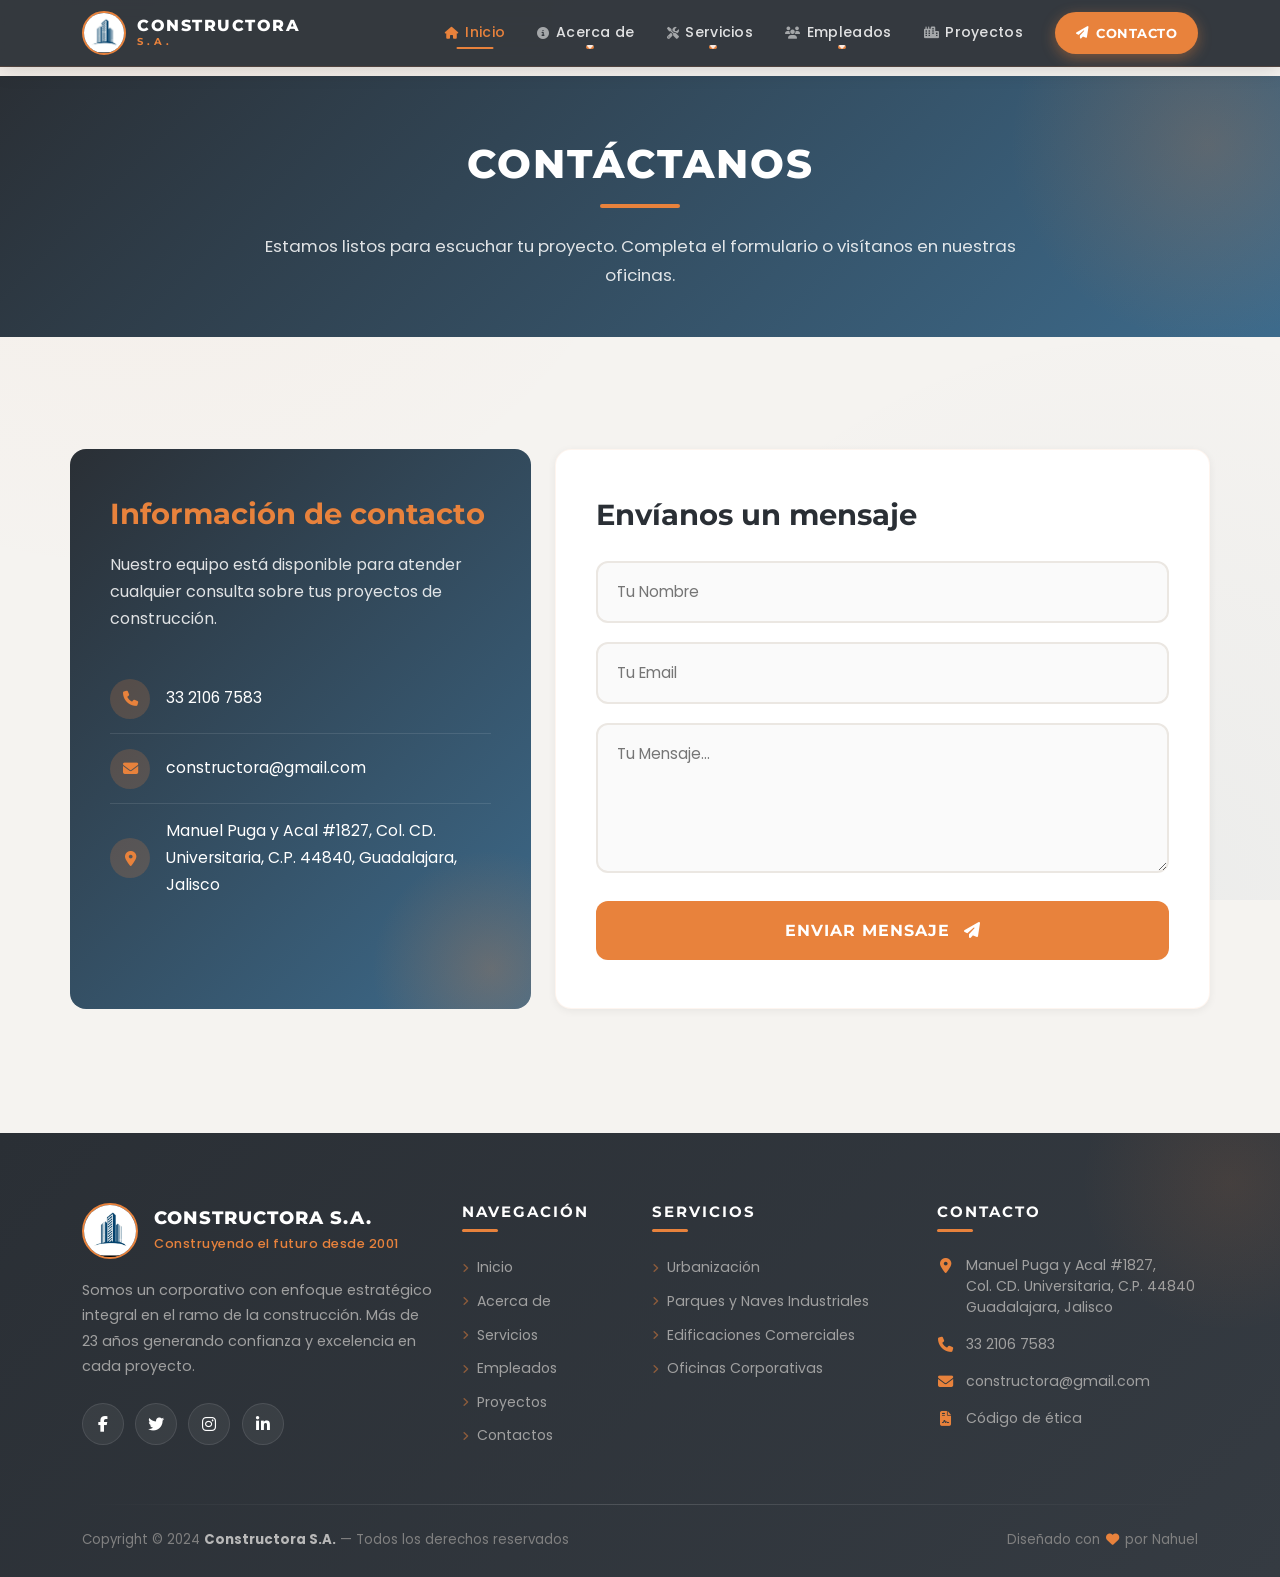
<file: contactos.html>
<!DOCTYPE html>
<html lang="es">
<head>
    <meta charset="UTF-8">
    <meta name="viewport" content="width=device-width, initial-scale=1.0">
    <title>Document</title>
    <link rel="icon" href="imagen/logo.jpg">

    <!-- Bootstrap 5 (CSS) -->
    <link href="https://cdn.jsdelivr.net/npm/bootstrap@5.3.3/dist/css/bootstrap.min.css" rel="stylesheet">

    <!-- Font Awesome (link CSS - más confiable) -->
    <link rel="stylesheet" href="https://cdnjs.cloudflare.com/ajax/libs/font-awesome/6.5.1/css/all.min.css">

    <!-- Google Fonts -->
    <link rel="preconnect" href="https://fonts.googleapis.com">
    <link rel="preconnect" href="https://fonts.gstatic.com" crossorigin>
    <link href="https://fonts.googleapis.com/css2?family=Montserrat:wght@400;600;700;800&family=Poppins:wght@300;400;500;600&display=swap" rel="stylesheet">

    <!-- CSS propio -->
    <link rel="stylesheet" href="css/estilos.css">
</head>
<body>

   <!-- ============================================================
     NAVBAR
============================================================ -->
<nav class="navbar navbar-expand-lg navbar-dark fixed-top navbar-custom">
    <div class="container">

        <!-- Marca -->
        <a class="navbar-brand d-flex align-items-center" href="index.html">
            <img src="imagen/logo.jpg" alt="Logo" class="logo-nav">
            <div class="brand-wrap">
                <span class="brand-text">CONSTRUCTORA</span>
                <span class="brand-sub">S.A.</span>
            </div>
        </a>

        <!-- Botón hamburguesa -->
        <button class="navbar-toggler" type="button" data-bs-toggle="collapse" data-bs-target="#my-nav"
                aria-controls="my-nav" aria-expanded="false" aria-label="Toggle navigation">
            <span class="navbar-toggler-icon"></span>
        </button>

        <!-- Menú -->
        <div class="collapse navbar-collapse" id="my-nav">
            <ul class="navbar-nav ms-auto align-items-lg-center">

                <li class="nav-item">
                    <a class="nav-link active" href="index.html">
                        <i class="fas fa-home"></i> Inicio
                    </a>
                </li>

                <li class="nav-item dropdown">
                    <a class="nav-link dropdown-toggle" href="#" data-bs-toggle="dropdown">
                        <i class="fas fa-info-circle"></i> Acerca de
                    </a>
                    <ul class="dropdown-menu">
                        <li><a class="dropdown-item" href="historia.html"><i class="fas fa-building"></i> Identidad Corporativa</a></li>
                        <li><a class="dropdown-item" href="mision.html"><i class="fas fa-bullseye"></i> Misión y Visión</a></li>
                        <li><a class="dropdown-item" href="testimonio.html"><i class="fas fa-chart-line"></i> Objetivos Estratégicos</a></li>
                    </ul>
                </li>

                <li class="nav-item dropdown">
                    <a class="nav-link dropdown-toggle" href="#" data-bs-toggle="dropdown">
                        <i class="fas fa-tools"></i> Servicios
                    </a>
                    <ul class="dropdown-menu">
                        <li><a class="dropdown-item" href="remodelacion.html"><i class="fas fa-road"></i> Urbanización</a></li>
                        <li><a class="dropdown-item" href="construccion.html"><i class="fas fa-industry"></i> Parques y Naves Industriales</a></li>
                        <li><a class="dropdown-item" href="refaccion.html"><i class="fas fa-store"></i> Edificaciones Comerciales</a></li>
                        <li><a class="dropdown-item" href="diseñoext.html"><i class="fas fa-briefcase"></i> Oficinas Corporativas</a></li>
                    </ul>
                </li>

                <li class="nav-item dropdown">
                    <a class="nav-link dropdown-toggle" href="#" data-bs-toggle="dropdown">
                        <i class="fas fa-users"></i> Empleados
                    </a>
                    <ul class="dropdown-menu">
                        <li><a class="dropdown-item" href="administracion.html"><i class="fas fa-user-tie"></i> Administración</a></li>
                        <li><a class="dropdown-item" href="ingenieros.html"><i class="fas fa-hard-hat"></i> Ingenieros</a></li>
                        <li><a class="dropdown-item" href="arquitectos.html"><i class="fas fa-drafting-compass"></i> Arquitectos</a></li>
                    </ul>
                </li>

                <li class="nav-item">
                    <a class="nav-link" href="proyectos.html">
                        <i class="fas fa-city"></i> Proyectos
                    </a>
                </li>

                <!-- Botón CTA -->
                <li class="nav-item ms-lg-3 mt-3 mt-lg-0">
                    <a class="btn-navbar-cta" href="contactos.html">
                        <i class="fas fa-paper-plane"></i> Contacto
                    </a>
                </li>

            </ul>
        </div>

    </div>
</nav>

    <!-- HEADER -->
    <header class="page-header">
        <h1>Contáctanos</h1>
        <p>Estamos listos para escuchar tu proyecto. Completa el formulario o visítanos en nuestras oficinas.</p>
    </header>

    <!-- FORMULARIO -->
    <main class="container contact-section mb-5">
        <div class="row g-4">

            <div class="col-lg-5">
                <div class="contact-info">
                    <h2>Información de contacto</h2>
                    <p>Nuestro equipo está disponible para atender cualquier consulta sobre tus proyectos de construcción.</p>

                    <a href="tel:3321067583">
                        <i class="fas fa-phone"></i>
                        <span>33 2106 7583</span>
                    </a>
                    <a href="mailto:constructora@gmail.com">
                        <i class="fas fa-envelope"></i>
                        <span>constructora@gmail.com</span>
                    </a>
                    <a href="#">
                        <i class="fas fa-map-marker-alt"></i>
                        <span>Manuel Puga y Acal #1827, Col. CD. Universitaria, C.P. 44840, Guadalajara, Jalisco</span>
                    </a>
                </div>
            </div>

            <div class="col-lg-7">
                <form action="#" method="POST" autocomplete="off" class="contact-form">
                    <h2>Envíanos un mensaje</h2>

                    <input type="text" name="nombre" placeholder="Tu Nombre" class="campo" required>
                    <input type="email" name="email" placeholder="Tu Email" class="campo" required>
                    <textarea name="mensaje" placeholder="Tu Mensaje..." class="campo" required></textarea>
                    <button type="submit" class="btn-enviar">
                        Enviar Mensaje <i class="fas fa-paper-plane ms-2"></i>
                    </button>
                </form>
            </div>

        </div>
    </main>

    <!-- ============================================================
     FOOTER
============================================================ -->
<footer class="site-footer">
    <div class="container">

        <!-- Fila principal -->
        <div class="row gy-5">

            <!-- Columna 1: Marca -->
            <div class="col-lg-4 col-md-6">
                <div class="footer-brand">
                    <img src="imagen/logo.jpg" alt="Logo Constructora" class="footer-logo">
                    <div>
                        <h5 class="footer-brand-name">CONSTRUCTORA S.A.</h5>
                        <p class="footer-brand-tagline">Construyendo el futuro desde 2001</p>
                    </div>
                </div>
                <p class="footer-about">
                    Somos un corporativo con enfoque estratégico integral en el ramo de la construcción.
                    Más de 23 años generando confianza y excelencia en cada proyecto.
                </p>

                <div class="footer-socials">
                    <a href="#" class="social-btn facebook" aria-label="Facebook">
                        <i class="fab fa-facebook-f"></i>
                    </a>
                    <a href="#" class="social-btn twitter" aria-label="Twitter">
                        <i class="fab fa-twitter"></i>
                    </a>
                    <a href="#" class="social-btn instagram" aria-label="Instagram">
                        <i class="fab fa-instagram"></i>
                    </a>
                    <a href="#" class="social-btn linkedin" aria-label="LinkedIn">
                        <i class="fab fa-linkedin-in"></i>
                    </a>
                </div>
            </div>

            <!-- Columna 2: Enlaces -->
            <div class="col-lg-2 col-md-6 col-6">
                <h6 class="footer-title">Navegación</h6>
                <ul class="footer-links">
                    <li><a href="index.html"><i class="fas fa-angle-right"></i> Inicio</a></li>
                    <li><a href="historia.html"><i class="fas fa-angle-right"></i> Acerca de</a></li>
                    <li><a href="servivios.html"><i class="fas fa-angle-right"></i> Servicios</a></li>
                    <li><a href="empleados.html"><i class="fas fa-angle-right"></i> Empleados</a></li>
                    <li><a href="proyectos.html"><i class="fas fa-angle-right"></i> Proyectos</a></li>
                    <li><a href="contactos.html"><i class="fas fa-angle-right"></i> Contactos</a></li>
                </ul>
            </div>

            <!-- Columna 3: Servicios -->
            <div class="col-lg-3 col-md-6 col-6">
                <h6 class="footer-title">Servicios</h6>
                <ul class="footer-links">
                    <li><a href="remodelacion.html"><i class="fas fa-angle-right"></i> Urbanización</a></li>
                    <li><a href="construccion.html"><i class="fas fa-angle-right"></i> Parques y Naves Industriales</a></li>
                    <li><a href="refaccion.html"><i class="fas fa-angle-right"></i> Edificaciones Comerciales</a></li>
                    <li><a href="diseñoext.html"><i class="fas fa-angle-right"></i> Oficinas Corporativas</a></li>
                </ul>
            </div>

            <!-- Columna 4: Contacto -->
            <div class="col-lg-3 col-md-6">
                <h6 class="footer-title">Contacto</h6>
                <ul class="footer-contact">
                    <li>
                        <i class="fas fa-map-marker-alt"></i>
                        <span>Manuel Puga y Acal #1827,<br>Col. CD. Universitaria, C.P. 44840<br>Guadalajara, Jalisco</span>
                    </li>
                    <li>
                        <i class="fas fa-phone"></i>
                        <a href="tel:3321067583">33 2106 7583</a>
                    </li>
                    <li>
                        <i class="fas fa-envelope"></i>
                        <a href="mailto:constructora@gmail.com">constructora@gmail.com</a>
                    </li>
                    <li>
                        <i class="fas fa-file-contract"></i>
                        <span>Código de ética</span>
                    </li>
                </ul>
            </div>

        </div>

        <!-- Divisor -->
        <div class="footer-divider"></div>

        <!-- Copyright -->
        <div class="footer-bottom">
            <p class="footer-copy">
                Copyright &copy; 2024 <strong>Constructora S.A.</strong> — Todos los derechos reservados
            </p>
            <p class="footer-credits">
                Diseñado con <i class="fas fa-heart"></i> por Nahuel
            </p>
        </div>

    </div>
</footer>

    <script src="https://cdn.jsdelivr.net/npm/bootstrap@5.3.3/dist/js/bootstrap.bundle.min.js"></script>
</body>
</html>
</file>
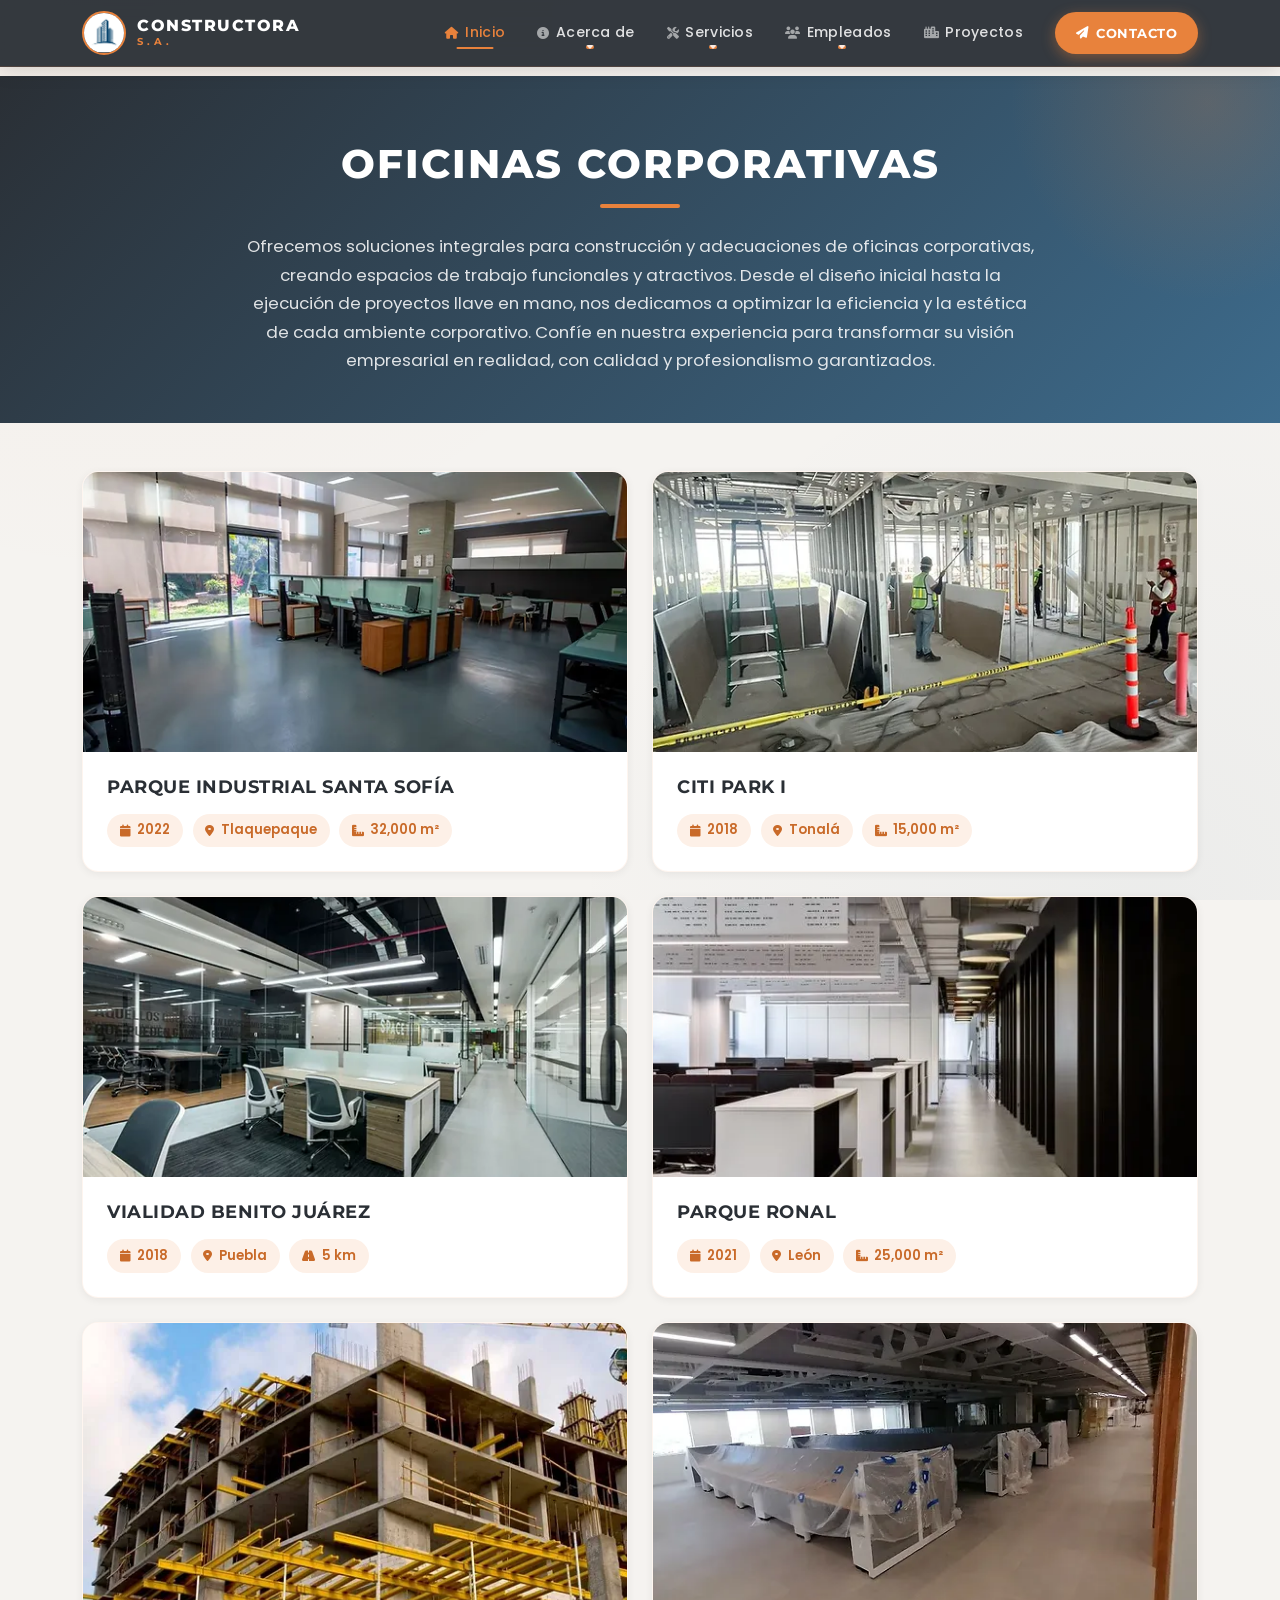
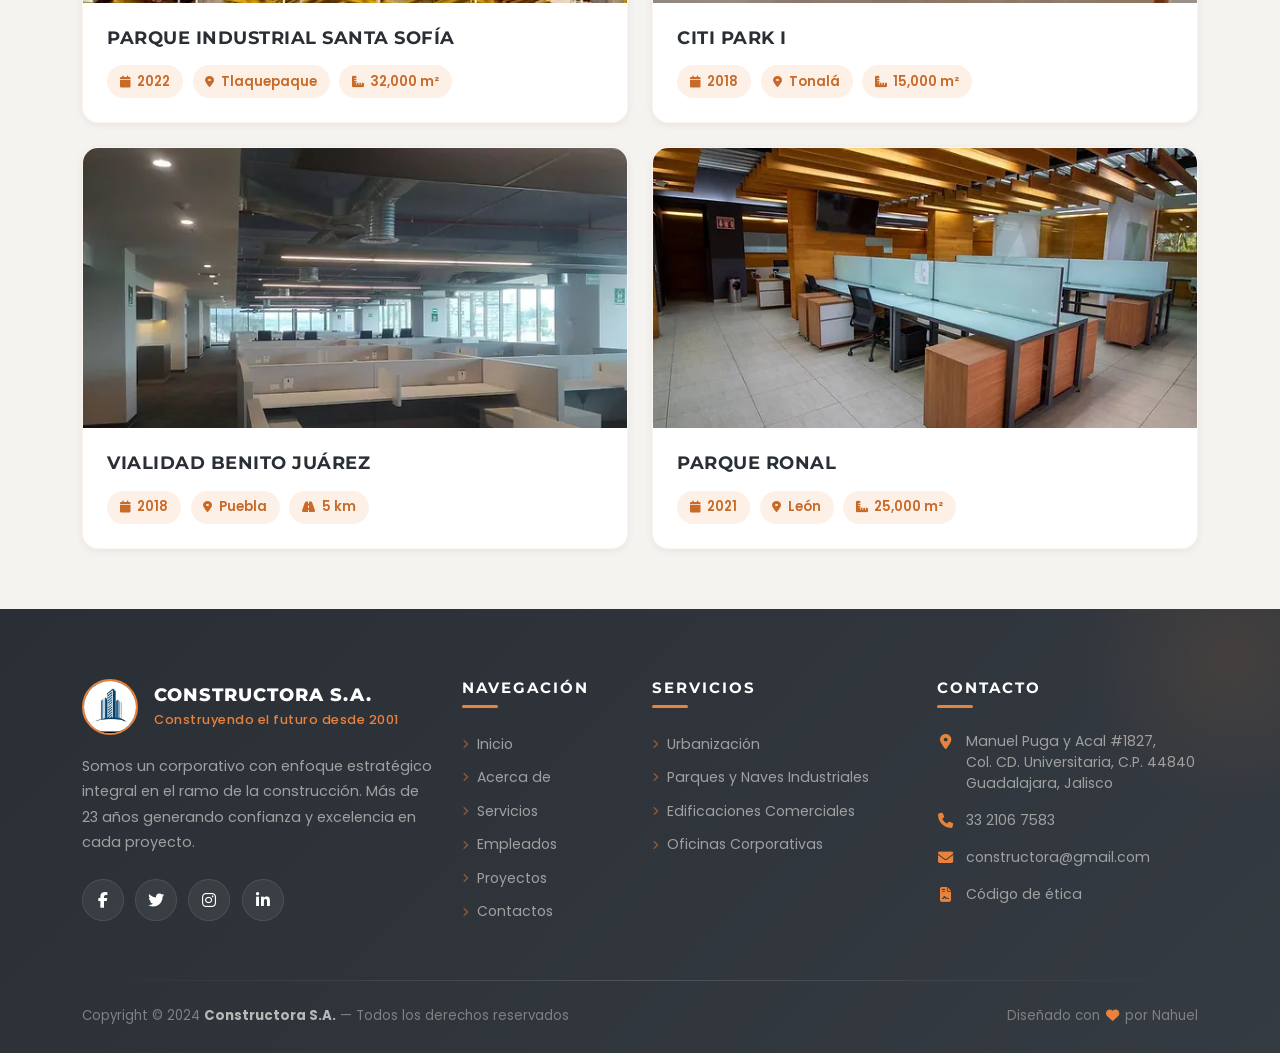
<file: diseñoext.html>
<!DOCTYPE html>
<html lang="es">
<head>
    <meta charset="UTF-8">
    <meta name="viewport" content="width=device-width, initial-scale=1.0">
    <title>Document</title>
    <link rel="icon" href="imagen/logo.jpg">

    <!-- Bootstrap 5 (CSS) -->
    <link href="https://cdn.jsdelivr.net/npm/bootstrap@5.3.3/dist/css/bootstrap.min.css" rel="stylesheet">

    <!-- Font Awesome (link CSS - más confiable) -->
    <link rel="stylesheet" href="https://cdnjs.cloudflare.com/ajax/libs/font-awesome/6.5.1/css/all.min.css">

    <!-- Google Fonts -->
    <link rel="preconnect" href="https://fonts.googleapis.com">
    <link rel="preconnect" href="https://fonts.gstatic.com" crossorigin>
    <link href="https://fonts.googleapis.com/css2?family=Montserrat:wght@400;600;700;800&family=Poppins:wght@300;400;500;600&display=swap" rel="stylesheet">

    <!-- CSS propio -->
    <link rel="stylesheet" href="css/estilos.css">
</head>
<body>

    <!-- ============================================================
     NAVBAR
============================================================ -->
<nav class="navbar navbar-expand-lg navbar-dark fixed-top navbar-custom">
    <div class="container">

        <!-- Marca -->
        <a class="navbar-brand d-flex align-items-center" href="index.html">
            <img src="imagen/logo.jpg" alt="Logo" class="logo-nav">
            <div class="brand-wrap">
                <span class="brand-text">CONSTRUCTORA</span>
                <span class="brand-sub">S.A.</span>
            </div>
        </a>

        <!-- Botón hamburguesa -->
        <button class="navbar-toggler" type="button" data-bs-toggle="collapse" data-bs-target="#my-nav"
                aria-controls="my-nav" aria-expanded="false" aria-label="Toggle navigation">
            <span class="navbar-toggler-icon"></span>
        </button>

        <!-- Menú -->
        <div class="collapse navbar-collapse" id="my-nav">
            <ul class="navbar-nav ms-auto align-items-lg-center">

                <li class="nav-item">
                    <a class="nav-link active" href="index.html">
                        <i class="fas fa-home"></i> Inicio
                    </a>
                </li>

                <li class="nav-item dropdown">
                    <a class="nav-link dropdown-toggle" href="#" data-bs-toggle="dropdown">
                        <i class="fas fa-info-circle"></i> Acerca de
                    </a>
                    <ul class="dropdown-menu">
                        <li><a class="dropdown-item" href="historia.html"><i class="fas fa-building"></i> Identidad Corporativa</a></li>
                        <li><a class="dropdown-item" href="mision.html"><i class="fas fa-bullseye"></i> Misión y Visión</a></li>
                        <li><a class="dropdown-item" href="testimonio.html"><i class="fas fa-chart-line"></i> Objetivos Estratégicos</a></li>
                    </ul>
                </li>

                <li class="nav-item dropdown">
                    <a class="nav-link dropdown-toggle" href="#" data-bs-toggle="dropdown">
                        <i class="fas fa-tools"></i> Servicios
                    </a>
                    <ul class="dropdown-menu">
                        <li><a class="dropdown-item" href="remodelacion.html"><i class="fas fa-road"></i> Urbanización</a></li>
                        <li><a class="dropdown-item" href="construccion.html"><i class="fas fa-industry"></i> Parques y Naves Industriales</a></li>
                        <li><a class="dropdown-item" href="refaccion.html"><i class="fas fa-store"></i> Edificaciones Comerciales</a></li>
                        <li><a class="dropdown-item" href="diseñoext.html"><i class="fas fa-briefcase"></i> Oficinas Corporativas</a></li>
                    </ul>
                </li>

                <li class="nav-item dropdown">
                    <a class="nav-link dropdown-toggle" href="#" data-bs-toggle="dropdown">
                        <i class="fas fa-users"></i> Empleados
                    </a>
                    <ul class="dropdown-menu">
                        <li><a class="dropdown-item" href="administracion.html"><i class="fas fa-user-tie"></i> Administración</a></li>
                        <li><a class="dropdown-item" href="ingenieros.html"><i class="fas fa-hard-hat"></i> Ingenieros</a></li>
                        <li><a class="dropdown-item" href="arquitectos.html"><i class="fas fa-drafting-compass"></i> Arquitectos</a></li>
                    </ul>
                </li>

                <li class="nav-item">
                    <a class="nav-link" href="proyectos.html">
                        <i class="fas fa-city"></i> Proyectos
                    </a>
                </li>

                <!-- Botón CTA -->
                <li class="nav-item ms-lg-3 mt-3 mt-lg-0">
                    <a class="btn-navbar-cta" href="contactos.html">
                        <i class="fas fa-paper-plane"></i> Contacto
                    </a>
                </li>

            </ul>
        </div>

    </div>
</nav>

    <!-- HEADER -->
    <header class="page-header">
        <h1>Oficinas Corporativas</h1>
        <p>Ofrecemos soluciones integrales para construcción y adecuaciones de oficinas corporativas, creando espacios de trabajo funcionales y atractivos. Desde el diseño inicial hasta la ejecución de proyectos llave en mano, nos dedicamos a optimizar la eficiencia y la estética de cada ambiente corporativo. Confíe en nuestra experiencia para transformar su visión empresarial en realidad, con calidad y profesionalismo garantizados.</p>
    </header>

    <!-- PROYECTOS -->
    <main class="container mb-5">
        <div class="row g-4">

            <div class="col-md-6">
                <article class="project-card">
                    <img src="imagen/o1.jpg" alt="Parque Industrial Santa Sofía" class="project-img">
                    <div class="project-body">
                        <h5>Parque Industrial Santa Sofía</h5>
                        <div class="project-meta">
                            <span><i class="fas fa-calendar"></i> 2022</span>
                            <span><i class="fas fa-map-marker-alt"></i> Tlaquepaque</span>
                            <span><i class="fas fa-ruler-combined"></i> 32,000 m²</span>
                        </div>
                    </div>
                </article>
            </div>

            <div class="col-md-6">
                <article class="project-card">
                    <img src="imagen/o2.jpg" alt="Citi Park I" class="project-img">
                    <div class="project-body">
                        <h5>Citi Park I</h5>
                        <div class="project-meta">
                            <span><i class="fas fa-calendar"></i> 2018</span>
                            <span><i class="fas fa-map-marker-alt"></i> Tonalá</span>
                            <span><i class="fas fa-ruler-combined"></i> 15,000 m²</span>
                        </div>
                    </div>
                </article>
            </div>

            <div class="col-md-6">
                <article class="project-card">
                    <img src="imagen/o3.jpg" alt="Vialidad Benito Juárez" class="project-img">
                    <div class="project-body">
                        <h5>Vialidad Benito Juárez</h5>
                        <div class="project-meta">
                            <span><i class="fas fa-calendar"></i> 2018</span>
                            <span><i class="fas fa-map-marker-alt"></i> Puebla</span>
                            <span><i class="fas fa-road"></i> 5 km</span>
                        </div>
                    </div>
                </article>
            </div>

            <div class="col-md-6">
                <article class="project-card">
                    <img src="imagen/o4.jpg" alt="Parque Ronal" class="project-img">
                    <div class="project-body">
                        <h5>Parque Ronal</h5>
                        <div class="project-meta">
                            <span><i class="fas fa-calendar"></i> 2021</span>
                            <span><i class="fas fa-map-marker-alt"></i> León</span>
                            <span><i class="fas fa-ruler-combined"></i> 25,000 m²</span>
                        </div>
                    </div>
                </article>
            </div>

            <div class="col-md-6">
                <article class="project-card">
                    <img src="imagen/o5.jpg" alt="Parque Industrial Santa Sofía" class="project-img">
                    <div class="project-body">
                        <h5>Parque Industrial Santa Sofía</h5>
                        <div class="project-meta">
                            <span><i class="fas fa-calendar"></i> 2022</span>
                            <span><i class="fas fa-map-marker-alt"></i> Tlaquepaque</span>
                            <span><i class="fas fa-ruler-combined"></i> 32,000 m²</span>
                        </div>
                    </div>
                </article>
            </div>

            <div class="col-md-6">
                <article class="project-card">
                    <img src="imagen/o6.jpg" alt="Citi Park I" class="project-img">
                    <div class="project-body">
                        <h5>Citi Park I</h5>
                        <div class="project-meta">
                            <span><i class="fas fa-calendar"></i> 2018</span>
                            <span><i class="fas fa-map-marker-alt"></i> Tonalá</span>
                            <span><i class="fas fa-ruler-combined"></i> 15,000 m²</span>
                        </div>
                    </div>
                </article>
            </div>

            <div class="col-md-6">
                <article class="project-card">
                    <img src="imagen/o7.jpg" alt="Vialidad Benito Juárez" class="project-img">
                    <div class="project-body">
                        <h5>Vialidad Benito Juárez</h5>
                        <div class="project-meta">
                            <span><i class="fas fa-calendar"></i> 2018</span>
                            <span><i class="fas fa-map-marker-alt"></i> Puebla</span>
                            <span><i class="fas fa-road"></i> 5 km</span>
                        </div>
                    </div>
                </article>
            </div>

            <div class="col-md-6">
                <article class="project-card">
                    <img src="imagen/o8.jpg" alt="Parque Ronal" class="project-img">
                    <div class="project-body">
                        <h5>Parque Ronal</h5>
                        <div class="project-meta">
                            <span><i class="fas fa-calendar"></i> 2021</span>
                            <span><i class="fas fa-map-marker-alt"></i> León</span>
                            <span><i class="fas fa-ruler-combined"></i> 25,000 m²</span>
                        </div>
                    </div>
                </article>
            </div>

        </div>
    </main>

    <!-- ============================================================
     FOOTER
============================================================ -->
<footer class="site-footer">
    <div class="container">

        <!-- Fila principal -->
        <div class="row gy-5">

            <!-- Columna 1: Marca -->
            <div class="col-lg-4 col-md-6">
                <div class="footer-brand">
                    <img src="imagen/logo.jpg" alt="Logo Constructora" class="footer-logo">
                    <div>
                        <h5 class="footer-brand-name">CONSTRUCTORA S.A.</h5>
                        <p class="footer-brand-tagline">Construyendo el futuro desde 2001</p>
                    </div>
                </div>
                <p class="footer-about">
                    Somos un corporativo con enfoque estratégico integral en el ramo de la construcción.
                    Más de 23 años generando confianza y excelencia en cada proyecto.
                </p>

                <div class="footer-socials">
                    <a href="#" class="social-btn facebook" aria-label="Facebook">
                        <i class="fab fa-facebook-f"></i>
                    </a>
                    <a href="#" class="social-btn twitter" aria-label="Twitter">
                        <i class="fab fa-twitter"></i>
                    </a>
                    <a href="#" class="social-btn instagram" aria-label="Instagram">
                        <i class="fab fa-instagram"></i>
                    </a>
                    <a href="#" class="social-btn linkedin" aria-label="LinkedIn">
                        <i class="fab fa-linkedin-in"></i>
                    </a>
                </div>
            </div>

            <!-- Columna 2: Enlaces -->
            <div class="col-lg-2 col-md-6 col-6">
                <h6 class="footer-title">Navegación</h6>
                <ul class="footer-links">
                    <li><a href="index.html"><i class="fas fa-angle-right"></i> Inicio</a></li>
                    <li><a href="historia.html"><i class="fas fa-angle-right"></i> Acerca de</a></li>
                    <li><a href="servivios.html"><i class="fas fa-angle-right"></i> Servicios</a></li>
                    <li><a href="empleados.html"><i class="fas fa-angle-right"></i> Empleados</a></li>
                    <li><a href="proyectos.html"><i class="fas fa-angle-right"></i> Proyectos</a></li>
                    <li><a href="contactos.html"><i class="fas fa-angle-right"></i> Contactos</a></li>
                </ul>
            </div>

            <!-- Columna 3: Servicios -->
            <div class="col-lg-3 col-md-6 col-6">
                <h6 class="footer-title">Servicios</h6>
                <ul class="footer-links">
                    <li><a href="remodelacion.html"><i class="fas fa-angle-right"></i> Urbanización</a></li>
                    <li><a href="construccion.html"><i class="fas fa-angle-right"></i> Parques y Naves Industriales</a></li>
                    <li><a href="refaccion.html"><i class="fas fa-angle-right"></i> Edificaciones Comerciales</a></li>
                    <li><a href="diseñoext.html"><i class="fas fa-angle-right"></i> Oficinas Corporativas</a></li>
                </ul>
            </div>

            <!-- Columna 4: Contacto -->
            <div class="col-lg-3 col-md-6">
                <h6 class="footer-title">Contacto</h6>
                <ul class="footer-contact">
                    <li>
                        <i class="fas fa-map-marker-alt"></i>
                        <span>Manuel Puga y Acal #1827,<br>Col. CD. Universitaria, C.P. 44840<br>Guadalajara, Jalisco</span>
                    </li>
                    <li>
                        <i class="fas fa-phone"></i>
                        <a href="tel:3321067583">33 2106 7583</a>
                    </li>
                    <li>
                        <i class="fas fa-envelope"></i>
                        <a href="mailto:constructora@gmail.com">constructora@gmail.com</a>
                    </li>
                    <li>
                        <i class="fas fa-file-contract"></i>
                        <span>Código de ética</span>
                    </li>
                </ul>
            </div>

        </div>

        <!-- Divisor -->
        <div class="footer-divider"></div>

        <!-- Copyright -->
        <div class="footer-bottom">
            <p class="footer-copy">
                Copyright &copy; 2024 <strong>Constructora S.A.</strong> — Todos los derechos reservados
            </p>
            <p class="footer-credits">
                Diseñado con <i class="fas fa-heart"></i> por Nahuel
            </p>
        </div>

    </div>
</footer>

    <script src="https://cdn.jsdelivr.net/npm/bootstrap@5.3.3/dist/js/bootstrap.bundle.min.js"></script>
</body>
</html>
</file>
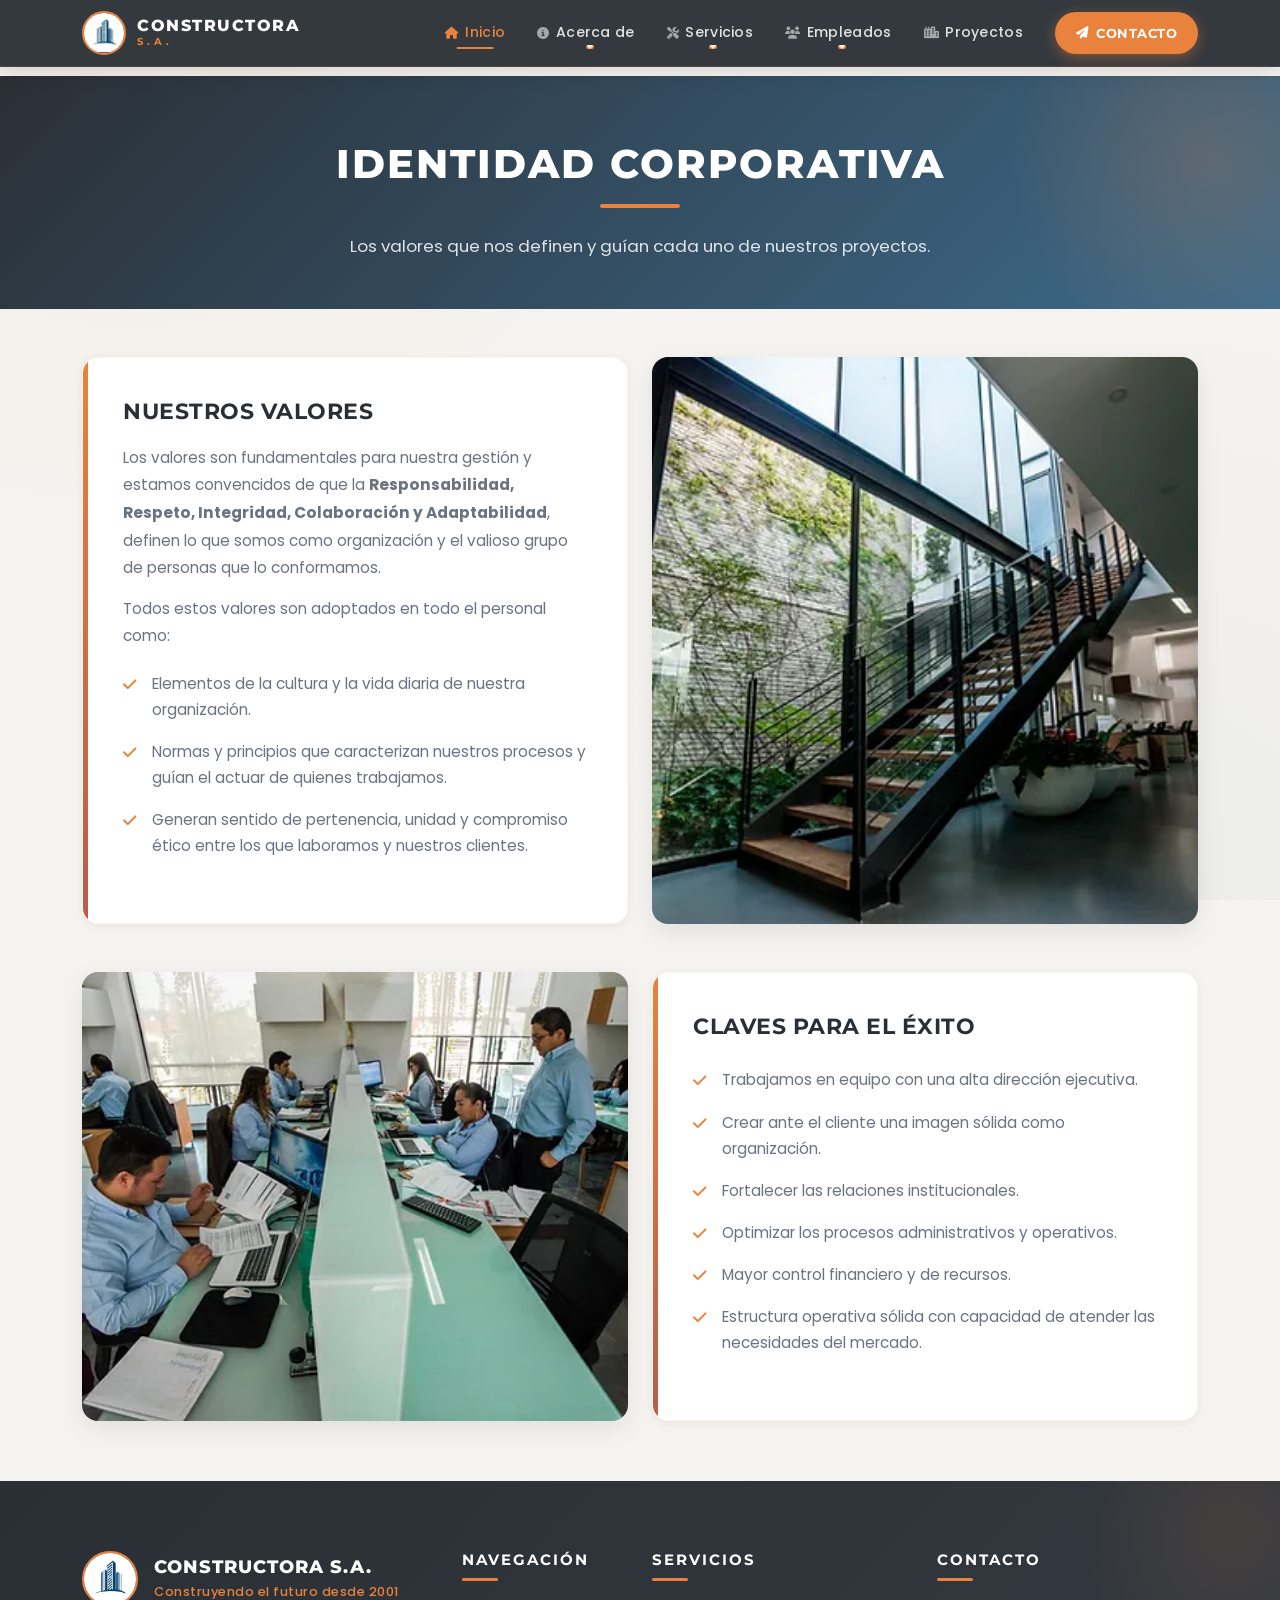
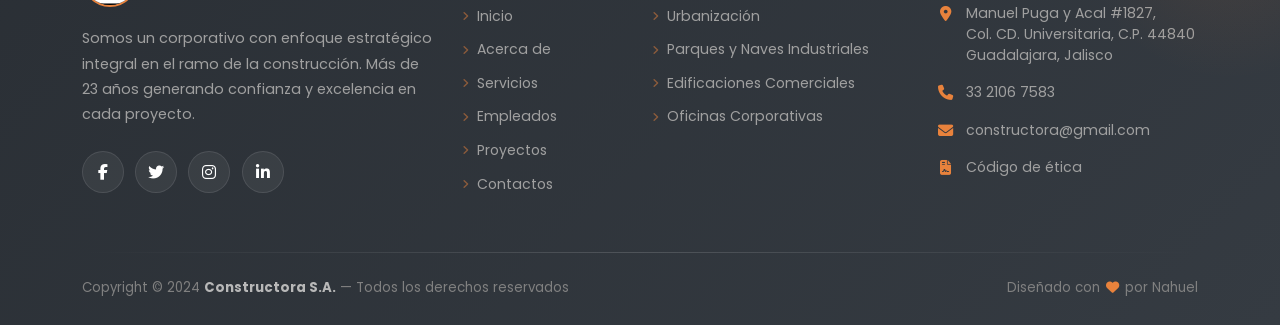
<file: historia.html>
<!DOCTYPE html>
<html lang="es">
<head>
    <meta charset="UTF-8">
    <meta name="viewport" content="width=device-width, initial-scale=1.0">
    <title>Document</title>
    <link rel="icon" href="imagen/logo.jpg">

    <!-- Bootstrap 5 (CSS) -->
    <link href="https://cdn.jsdelivr.net/npm/bootstrap@5.3.3/dist/css/bootstrap.min.css" rel="stylesheet">

    <!-- Font Awesome (link CSS - más confiable) -->
    <link rel="stylesheet" href="https://cdnjs.cloudflare.com/ajax/libs/font-awesome/6.5.1/css/all.min.css">

    <!-- Google Fonts -->
    <link rel="preconnect" href="https://fonts.googleapis.com">
    <link rel="preconnect" href="https://fonts.gstatic.com" crossorigin>
    <link href="https://fonts.googleapis.com/css2?family=Montserrat:wght@400;600;700;800&family=Poppins:wght@300;400;500;600&display=swap" rel="stylesheet">

    <!-- CSS propio -->
    <link rel="stylesheet" href="css/estilos.css">
</head>
<body>

    <!-- ============================================================
     NAVBAR
============================================================ -->
<nav class="navbar navbar-expand-lg navbar-dark fixed-top navbar-custom">
    <div class="container">

        <!-- Marca -->
        <a class="navbar-brand d-flex align-items-center" href="index.html">
            <img src="imagen/logo.jpg" alt="Logo" class="logo-nav">
            <div class="brand-wrap">
                <span class="brand-text">CONSTRUCTORA</span>
                <span class="brand-sub">S.A.</span>
            </div>
        </a>

        <!-- Botón hamburguesa -->
        <button class="navbar-toggler" type="button" data-bs-toggle="collapse" data-bs-target="#my-nav"
                aria-controls="my-nav" aria-expanded="false" aria-label="Toggle navigation">
            <span class="navbar-toggler-icon"></span>
        </button>

        <!-- Menú -->
        <div class="collapse navbar-collapse" id="my-nav">
            <ul class="navbar-nav ms-auto align-items-lg-center">

                <li class="nav-item">
                    <a class="nav-link active" href="index.html">
                        <i class="fas fa-home"></i> Inicio
                    </a>
                </li>

                <li class="nav-item dropdown">
                    <a class="nav-link dropdown-toggle" href="#" data-bs-toggle="dropdown">
                        <i class="fas fa-info-circle"></i> Acerca de
                    </a>
                    <ul class="dropdown-menu">
                        <li><a class="dropdown-item" href="historia.html"><i class="fas fa-building"></i> Identidad Corporativa</a></li>
                        <li><a class="dropdown-item" href="mision.html"><i class="fas fa-bullseye"></i> Misión y Visión</a></li>
                        <li><a class="dropdown-item" href="testimonio.html"><i class="fas fa-chart-line"></i> Objetivos Estratégicos</a></li>
                    </ul>
                </li>

                <li class="nav-item dropdown">
                    <a class="nav-link dropdown-toggle" href="#" data-bs-toggle="dropdown">
                        <i class="fas fa-tools"></i> Servicios
                    </a>
                    <ul class="dropdown-menu">
                        <li><a class="dropdown-item" href="remodelacion.html"><i class="fas fa-road"></i> Urbanización</a></li>
                        <li><a class="dropdown-item" href="construccion.html"><i class="fas fa-industry"></i> Parques y Naves Industriales</a></li>
                        <li><a class="dropdown-item" href="refaccion.html"><i class="fas fa-store"></i> Edificaciones Comerciales</a></li>
                        <li><a class="dropdown-item" href="diseñoext.html"><i class="fas fa-briefcase"></i> Oficinas Corporativas</a></li>
                    </ul>
                </li>

                <li class="nav-item dropdown">
                    <a class="nav-link dropdown-toggle" href="#" data-bs-toggle="dropdown">
                        <i class="fas fa-users"></i> Empleados
                    </a>
                    <ul class="dropdown-menu">
                        <li><a class="dropdown-item" href="administracion.html"><i class="fas fa-user-tie"></i> Administración</a></li>
                        <li><a class="dropdown-item" href="ingenieros.html"><i class="fas fa-hard-hat"></i> Ingenieros</a></li>
                        <li><a class="dropdown-item" href="arquitectos.html"><i class="fas fa-drafting-compass"></i> Arquitectos</a></li>
                    </ul>
                </li>

                <li class="nav-item">
                    <a class="nav-link" href="proyectos.html">
                        <i class="fas fa-city"></i> Proyectos
                    </a>
                </li>

                <!-- Botón CTA -->
                <li class="nav-item ms-lg-3 mt-3 mt-lg-0">
                    <a class="btn-navbar-cta" href="contactos.html">
                        <i class="fas fa-paper-plane"></i> Contacto
                    </a>
                </li>

            </ul>
        </div>

    </div>
</nav>

    <!-- HEADER -->
    <header class="page-header">
        <h1>Identidad Corporativa</h1>
        <p>Los valores que nos definen y guían cada uno de nuestros proyectos.</p>
    </header>

    <!-- CONTENIDO -->
    <main class="container mb-5">

        <div class="row align-items-stretch g-4 mb-5">
            <div class="col-lg-6">
                <div class="info-block">
                    <h5>Nuestros Valores</h5>
                    <p>Los valores son fundamentales para nuestra gestión y estamos convencidos de que la <strong>Responsabilidad, Respeto, Integridad, Colaboración y Adaptabilidad</strong>, definen lo que somos como organización y el valioso grupo de personas que lo conformamos.</p>
                    <p>Todos estos valores son adoptados en todo el personal como:</p>
                    <ul>
                        <li>Elementos de la cultura y la vida diaria de nuestra organización.</li>
                        <li>Normas y principios que caracterizan nuestros procesos y guían el actuar de quienes trabajamos.</li>
                        <li>Generan sentido de pertenencia, unidad y compromiso ético entre los que laboramos y nuestros clientes.</li>
                    </ul>
                </div>
            </div>
            <div class="col-lg-6">
                <div class="info-image">
                    <img src="imagen/DSC_5710.jpg" alt="Identidad corporativa">
                </div>
            </div>
        </div>

        <div class="row align-items-stretch g-4 mb-5 flex-lg-row-reverse">
            <div class="col-lg-6">
                <div class="info-block">
                    <h5>Claves para el Éxito</h5>
                    <ul>
                        <li>Trabajamos en equipo con una alta dirección ejecutiva.</li>
                        <li>Crear ante el cliente una imagen sólida como organización.</li>
                        <li>Fortalecer las relaciones institucionales.</li>
                        <li>Optimizar los procesos administrativos y operativos.</li>
                        <li>Mayor control financiero y de recursos.</li>
                        <li>Estructura operativa sólida con capacidad de atender las necesidades del mercado.</li>
                    </ul>
                </div>
            </div>
            <div class="col-lg-6">
                <div class="info-image">
                    <img src="imagen/DSC_5923.jpg" alt="Claves del éxito">
                </div>
            </div>
        </div>

    </main>

    <!-- ============================================================
     FOOTER
============================================================ -->
<footer class="site-footer">
    <div class="container">

        <!-- Fila principal -->
        <div class="row gy-5">

            <!-- Columna 1: Marca -->
            <div class="col-lg-4 col-md-6">
                <div class="footer-brand">
                    <img src="imagen/logo.jpg" alt="Logo Constructora" class="footer-logo">
                    <div>
                        <h5 class="footer-brand-name">CONSTRUCTORA S.A.</h5>
                        <p class="footer-brand-tagline">Construyendo el futuro desde 2001</p>
                    </div>
                </div>
                <p class="footer-about">
                    Somos un corporativo con enfoque estratégico integral en el ramo de la construcción.
                    Más de 23 años generando confianza y excelencia en cada proyecto.
                </p>

                <div class="footer-socials">
                    <a href="#" class="social-btn facebook" aria-label="Facebook">
                        <i class="fab fa-facebook-f"></i>
                    </a>
                    <a href="#" class="social-btn twitter" aria-label="Twitter">
                        <i class="fab fa-twitter"></i>
                    </a>
                    <a href="#" class="social-btn instagram" aria-label="Instagram">
                        <i class="fab fa-instagram"></i>
                    </a>
                    <a href="#" class="social-btn linkedin" aria-label="LinkedIn">
                        <i class="fab fa-linkedin-in"></i>
                    </a>
                </div>
            </div>

            <!-- Columna 2: Enlaces -->
            <div class="col-lg-2 col-md-6 col-6">
                <h6 class="footer-title">Navegación</h6>
                <ul class="footer-links">
                    <li><a href="index.html"><i class="fas fa-angle-right"></i> Inicio</a></li>
                    <li><a href="historia.html"><i class="fas fa-angle-right"></i> Acerca de</a></li>
                    <li><a href="servivios.html"><i class="fas fa-angle-right"></i> Servicios</a></li>
                    <li><a href="empleados.html"><i class="fas fa-angle-right"></i> Empleados</a></li>
                    <li><a href="proyectos.html"><i class="fas fa-angle-right"></i> Proyectos</a></li>
                    <li><a href="contactos.html"><i class="fas fa-angle-right"></i> Contactos</a></li>
                </ul>
            </div>

            <!-- Columna 3: Servicios -->
            <div class="col-lg-3 col-md-6 col-6">
                <h6 class="footer-title">Servicios</h6>
                <ul class="footer-links">
                    <li><a href="remodelacion.html"><i class="fas fa-angle-right"></i> Urbanización</a></li>
                    <li><a href="construccion.html"><i class="fas fa-angle-right"></i> Parques y Naves Industriales</a></li>
                    <li><a href="refaccion.html"><i class="fas fa-angle-right"></i> Edificaciones Comerciales</a></li>
                    <li><a href="diseñoext.html"><i class="fas fa-angle-right"></i> Oficinas Corporativas</a></li>
                </ul>
            </div>

            <!-- Columna 4: Contacto -->
            <div class="col-lg-3 col-md-6">
                <h6 class="footer-title">Contacto</h6>
                <ul class="footer-contact">
                    <li>
                        <i class="fas fa-map-marker-alt"></i>
                        <span>Manuel Puga y Acal #1827,<br>Col. CD. Universitaria, C.P. 44840<br>Guadalajara, Jalisco</span>
                    </li>
                    <li>
                        <i class="fas fa-phone"></i>
                        <a href="tel:3321067583">33 2106 7583</a>
                    </li>
                    <li>
                        <i class="fas fa-envelope"></i>
                        <a href="mailto:constructora@gmail.com">constructora@gmail.com</a>
                    </li>
                    <li>
                        <i class="fas fa-file-contract"></i>
                        <span>Código de ética</span>
                    </li>
                </ul>
            </div>

        </div>

        <!-- Divisor -->
        <div class="footer-divider"></div>

        <!-- Copyright -->
        <div class="footer-bottom">
            <p class="footer-copy">
                Copyright &copy; 2024 <strong>Constructora S.A.</strong> — Todos los derechos reservados
            </p>
            <p class="footer-credits">
                Diseñado con <i class="fas fa-heart"></i> por Nahuel
            </p>
        </div>

    </div>
</footer>

    <script src="https://cdn.jsdelivr.net/npm/bootstrap@5.3.3/dist/js/bootstrap.bundle.min.js"></script>
</body>
</html>
</file>
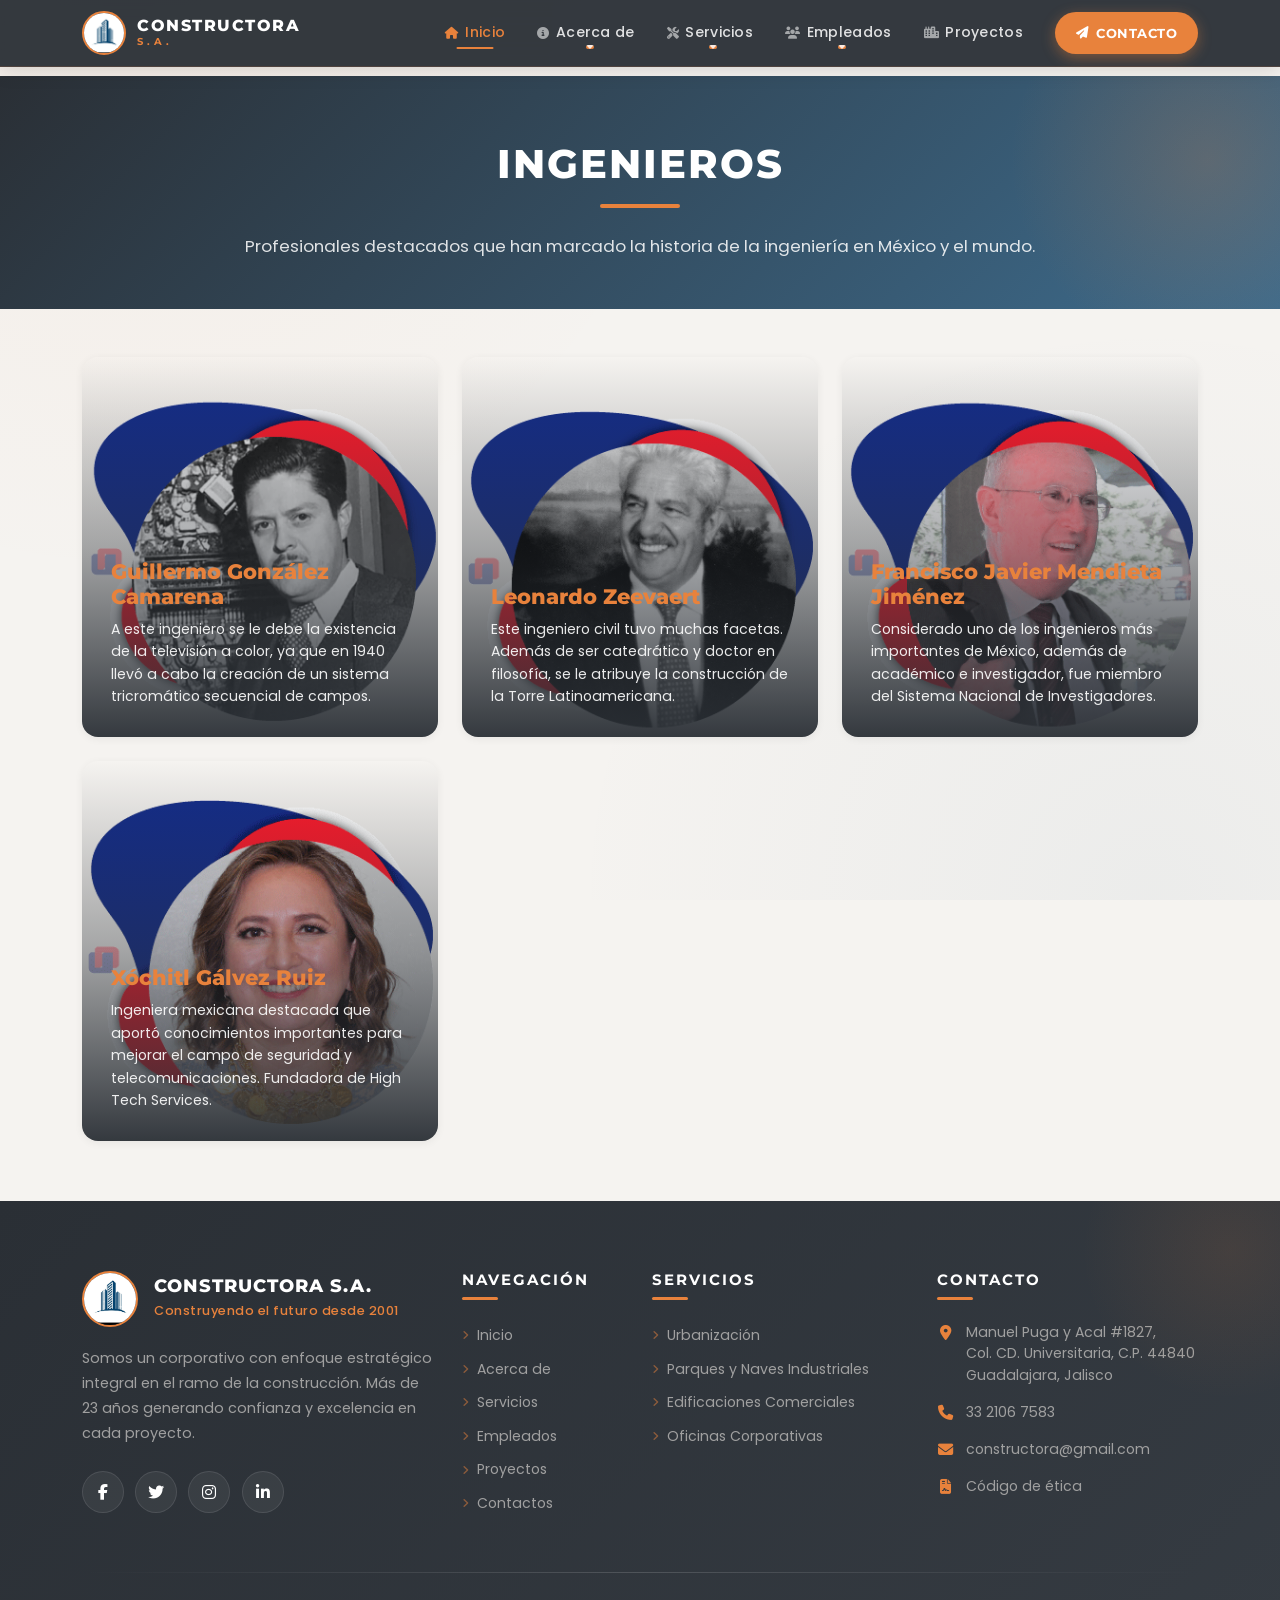
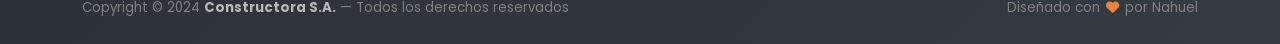
<file: ingenieros.html>
<!DOCTYPE html>
<html lang="es">
<head>
    <meta charset="UTF-8">
    <meta name="viewport" content="width=device-width, initial-scale=1.0">
    <title>Document</title>
    <link rel="icon" href="imagen/logo.jpg">

    <!-- Bootstrap 5 (CSS) -->
    <link href="https://cdn.jsdelivr.net/npm/bootstrap@5.3.3/dist/css/bootstrap.min.css" rel="stylesheet">

    <!-- Font Awesome (link CSS - más confiable) -->
    <link rel="stylesheet" href="https://cdnjs.cloudflare.com/ajax/libs/font-awesome/6.5.1/css/all.min.css">

    <!-- Google Fonts -->
    <link rel="preconnect" href="https://fonts.googleapis.com">
    <link rel="preconnect" href="https://fonts.gstatic.com" crossorigin>
    <link href="https://fonts.googleapis.com/css2?family=Montserrat:wght@400;600;700;800&family=Poppins:wght@300;400;500;600&display=swap" rel="stylesheet">

    <!-- CSS propio -->
    <link rel="stylesheet" href="css/estilos.css">
</head>
<body>

    <!-- ============================================================
     NAVBAR
============================================================ -->
<nav class="navbar navbar-expand-lg navbar-dark fixed-top navbar-custom">
    <div class="container">

        <!-- Marca -->
        <a class="navbar-brand d-flex align-items-center" href="index.html">
            <img src="imagen/logo.jpg" alt="Logo" class="logo-nav">
            <div class="brand-wrap">
                <span class="brand-text">CONSTRUCTORA</span>
                <span class="brand-sub">S.A.</span>
            </div>
        </a>

        <!-- Botón hamburguesa -->
        <button class="navbar-toggler" type="button" data-bs-toggle="collapse" data-bs-target="#my-nav"
                aria-controls="my-nav" aria-expanded="false" aria-label="Toggle navigation">
            <span class="navbar-toggler-icon"></span>
        </button>

        <!-- Menú -->
        <div class="collapse navbar-collapse" id="my-nav">
            <ul class="navbar-nav ms-auto align-items-lg-center">

                <li class="nav-item">
                    <a class="nav-link active" href="index.html">
                        <i class="fas fa-home"></i> Inicio
                    </a>
                </li>

                <li class="nav-item dropdown">
                    <a class="nav-link dropdown-toggle" href="#" data-bs-toggle="dropdown">
                        <i class="fas fa-info-circle"></i> Acerca de
                    </a>
                    <ul class="dropdown-menu">
                        <li><a class="dropdown-item" href="historia.html"><i class="fas fa-building"></i> Identidad Corporativa</a></li>
                        <li><a class="dropdown-item" href="mision.html"><i class="fas fa-bullseye"></i> Misión y Visión</a></li>
                        <li><a class="dropdown-item" href="testimonio.html"><i class="fas fa-chart-line"></i> Objetivos Estratégicos</a></li>
                    </ul>
                </li>

                <li class="nav-item dropdown">
                    <a class="nav-link dropdown-toggle" href="#" data-bs-toggle="dropdown">
                        <i class="fas fa-tools"></i> Servicios
                    </a>
                    <ul class="dropdown-menu">
                        <li><a class="dropdown-item" href="remodelacion.html"><i class="fas fa-road"></i> Urbanización</a></li>
                        <li><a class="dropdown-item" href="construccion.html"><i class="fas fa-industry"></i> Parques y Naves Industriales</a></li>
                        <li><a class="dropdown-item" href="refaccion.html"><i class="fas fa-store"></i> Edificaciones Comerciales</a></li>
                        <li><a class="dropdown-item" href="diseñoext.html"><i class="fas fa-briefcase"></i> Oficinas Corporativas</a></li>
                    </ul>
                </li>

                <li class="nav-item dropdown">
                    <a class="nav-link dropdown-toggle" href="#" data-bs-toggle="dropdown">
                        <i class="fas fa-users"></i> Empleados
                    </a>
                    <ul class="dropdown-menu">
                        <li><a class="dropdown-item" href="administracion.html"><i class="fas fa-user-tie"></i> Administración</a></li>
                        <li><a class="dropdown-item" href="ingenieros.html"><i class="fas fa-hard-hat"></i> Ingenieros</a></li>
                        <li><a class="dropdown-item" href="arquitectos.html"><i class="fas fa-drafting-compass"></i> Arquitectos</a></li>
                    </ul>
                </li>

                <li class="nav-item">
                    <a class="nav-link" href="proyectos.html">
                        <i class="fas fa-city"></i> Proyectos
                    </a>
                </li>

                <!-- Botón CTA -->
                <li class="nav-item ms-lg-3 mt-3 mt-lg-0">
                    <a class="btn-navbar-cta" href="contactos.html">
                        <i class="fas fa-paper-plane"></i> Contacto
                    </a>
                </li>

            </ul>
        </div>

    </div>
</nav>

    <!-- HEADER -->
    <header class="page-header">
        <h1>Ingenieros</h1>
        <p>Profesionales destacados que han marcado la historia de la ingeniería en México y el mundo.</p>
    </header>

    <!-- GRID DE INGENIEROS -->
    <main class="container mb-5">
        <div class="row g-4">

            <div class="col-md-6 col-lg-4">
                <div class="architect-card">
                    <img src="imagen/a1.png" alt="Guillermo González Camarena">
                    <div class="architect-overlay">
                        <h4>Guillermo González Camarena</h4>
                        <p>A este ingeniero se le debe la existencia de la televisión a color, ya que en 1940 llevó a cabo la creación de un sistema tricromático secuencial de campos.</p>
                    </div>
                </div>
            </div>

            <div class="col-md-6 col-lg-4">
                <div class="architect-card">
                    <img src="imagen/a2.png" alt="Leonardo Zeevaert">
                    <div class="architect-overlay">
                        <h4>Leonardo Zeevaert</h4>
                        <p>Este ingeniero civil tuvo muchas facetas. Además de ser catedrático y doctor en filosofía, se le atribuye la construcción de la Torre Latinoamericana.</p>
                    </div>
                </div>
            </div>

            <div class="col-md-6 col-lg-4">
                <div class="architect-card">
                    <img src="imagen/a3.png" alt="Francisco Javier Mendieta Jiménez">
                    <div class="architect-overlay">
                        <h4>Francisco Javier Mendieta Jiménez</h4>
                        <p>Considerado uno de los ingenieros más importantes de México, además de académico e investigador, fue miembro del Sistema Nacional de Investigadores.</p>
                    </div>
                </div>
            </div>

            <div class="col-md-6 col-lg-4">
                <div class="architect-card">
                    <img src="imagen/a4.png" alt="Xóchitl Gálvez Ruiz">
                    <div class="architect-overlay">
                        <h4>Xóchitl Gálvez Ruiz</h4>
                        <p>Ingeniera mexicana destacada que aportó conocimientos importantes para mejorar el campo de seguridad y telecomunicaciones. Fundadora de High Tech Services.</p>
                    </div>
                </div>
            </div>

        </div>
    </main>

    <!-- ============================================================
     FOOTER
============================================================ -->
<footer class="site-footer">
    <div class="container">

        <!-- Fila principal -->
        <div class="row gy-5">

            <!-- Columna 1: Marca -->
            <div class="col-lg-4 col-md-6">
                <div class="footer-brand">
                    <img src="imagen/logo.jpg" alt="Logo Constructora" class="footer-logo">
                    <div>
                        <h5 class="footer-brand-name">CONSTRUCTORA S.A.</h5>
                        <p class="footer-brand-tagline">Construyendo el futuro desde 2001</p>
                    </div>
                </div>
                <p class="footer-about">
                    Somos un corporativo con enfoque estratégico integral en el ramo de la construcción.
                    Más de 23 años generando confianza y excelencia en cada proyecto.
                </p>

                <div class="footer-socials">
                    <a href="#" class="social-btn facebook" aria-label="Facebook">
                        <i class="fab fa-facebook-f"></i>
                    </a>
                    <a href="#" class="social-btn twitter" aria-label="Twitter">
                        <i class="fab fa-twitter"></i>
                    </a>
                    <a href="#" class="social-btn instagram" aria-label="Instagram">
                        <i class="fab fa-instagram"></i>
                    </a>
                    <a href="#" class="social-btn linkedin" aria-label="LinkedIn">
                        <i class="fab fa-linkedin-in"></i>
                    </a>
                </div>
            </div>

            <!-- Columna 2: Enlaces -->
            <div class="col-lg-2 col-md-6 col-6">
                <h6 class="footer-title">Navegación</h6>
                <ul class="footer-links">
                    <li><a href="index.html"><i class="fas fa-angle-right"></i> Inicio</a></li>
                    <li><a href="historia.html"><i class="fas fa-angle-right"></i> Acerca de</a></li>
                    <li><a href="servivios.html"><i class="fas fa-angle-right"></i> Servicios</a></li>
                    <li><a href="empleados.html"><i class="fas fa-angle-right"></i> Empleados</a></li>
                    <li><a href="proyectos.html"><i class="fas fa-angle-right"></i> Proyectos</a></li>
                    <li><a href="contactos.html"><i class="fas fa-angle-right"></i> Contactos</a></li>
                </ul>
            </div>

            <!-- Columna 3: Servicios -->
            <div class="col-lg-3 col-md-6 col-6">
                <h6 class="footer-title">Servicios</h6>
                <ul class="footer-links">
                    <li><a href="remodelacion.html"><i class="fas fa-angle-right"></i> Urbanización</a></li>
                    <li><a href="construccion.html"><i class="fas fa-angle-right"></i> Parques y Naves Industriales</a></li>
                    <li><a href="refaccion.html"><i class="fas fa-angle-right"></i> Edificaciones Comerciales</a></li>
                    <li><a href="diseñoext.html"><i class="fas fa-angle-right"></i> Oficinas Corporativas</a></li>
                </ul>
            </div>

            <!-- Columna 4: Contacto -->
            <div class="col-lg-3 col-md-6">
                <h6 class="footer-title">Contacto</h6>
                <ul class="footer-contact">
                    <li>
                        <i class="fas fa-map-marker-alt"></i>
                        <span>Manuel Puga y Acal #1827,<br>Col. CD. Universitaria, C.P. 44840<br>Guadalajara, Jalisco</span>
                    </li>
                    <li>
                        <i class="fas fa-phone"></i>
                        <a href="tel:3321067583">33 2106 7583</a>
                    </li>
                    <li>
                        <i class="fas fa-envelope"></i>
                        <a href="mailto:constructora@gmail.com">constructora@gmail.com</a>
                    </li>
                    <li>
                        <i class="fas fa-file-contract"></i>
                        <span>Código de ética</span>
                    </li>
                </ul>
            </div>

        </div>

        <!-- Divisor -->
        <div class="footer-divider"></div>

        <!-- Copyright -->
        <div class="footer-bottom">
            <p class="footer-copy">
                Copyright &copy; 2024 <strong>Constructora S.A.</strong> — Todos los derechos reservados
            </p>
            <p class="footer-credits">
                Diseñado con <i class="fas fa-heart"></i> por Nahuel
            </p>
        </div>

    </div>
</footer>

    <script src="https://cdn.jsdelivr.net/npm/bootstrap@5.3.3/dist/js/bootstrap.bundle.min.js"></script>
</body>
</html>
</file>
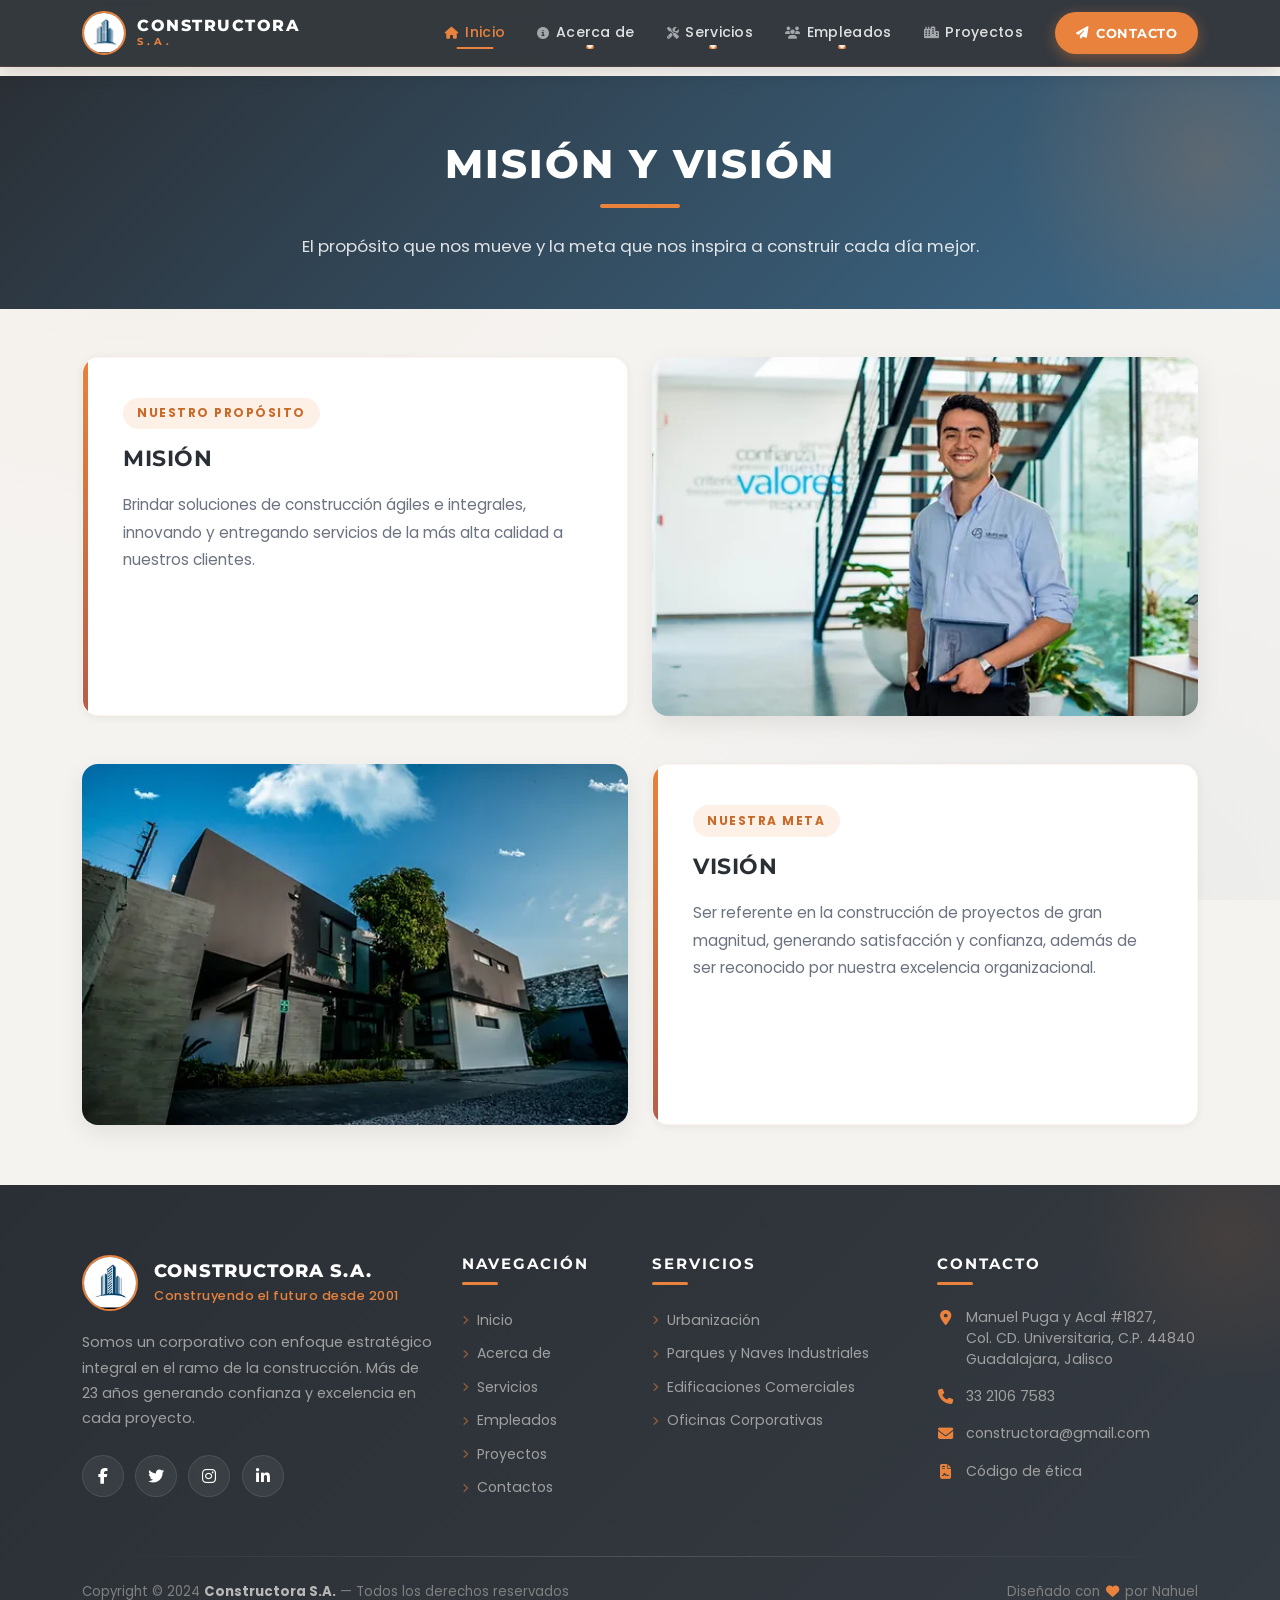
<file: mision.html>
<!DOCTYPE html>
<html lang="es">
<head>
    <meta charset="UTF-8">
    <meta name="viewport" content="width=device-width, initial-scale=1.0">
    <title>Document</title>
    <link rel="icon" href="imagen/logo.jpg">

    <!-- Bootstrap 5 (CSS) -->
    <link href="https://cdn.jsdelivr.net/npm/bootstrap@5.3.3/dist/css/bootstrap.min.css" rel="stylesheet">

    <!-- Font Awesome (link CSS - más confiable) -->
    <link rel="stylesheet" href="https://cdnjs.cloudflare.com/ajax/libs/font-awesome/6.5.1/css/all.min.css">

    <!-- Google Fonts -->
    <link rel="preconnect" href="https://fonts.googleapis.com">
    <link rel="preconnect" href="https://fonts.gstatic.com" crossorigin>
    <link href="https://fonts.googleapis.com/css2?family=Montserrat:wght@400;600;700;800&family=Poppins:wght@300;400;500;600&display=swap" rel="stylesheet">

    <!-- CSS propio -->
    <link rel="stylesheet" href="css/estilos.css">
</head>
<body>

    <!-- ============================================================
     NAVBAR
============================================================ -->
<nav class="navbar navbar-expand-lg navbar-dark fixed-top navbar-custom">
    <div class="container">

        <!-- Marca -->
        <a class="navbar-brand d-flex align-items-center" href="index.html">
            <img src="imagen/logo.jpg" alt="Logo" class="logo-nav">
            <div class="brand-wrap">
                <span class="brand-text">CONSTRUCTORA</span>
                <span class="brand-sub">S.A.</span>
            </div>
        </a>

        <!-- Botón hamburguesa -->
        <button class="navbar-toggler" type="button" data-bs-toggle="collapse" data-bs-target="#my-nav"
                aria-controls="my-nav" aria-expanded="false" aria-label="Toggle navigation">
            <span class="navbar-toggler-icon"></span>
        </button>

        <!-- Menú -->
        <div class="collapse navbar-collapse" id="my-nav">
            <ul class="navbar-nav ms-auto align-items-lg-center">

                <li class="nav-item">
                    <a class="nav-link active" href="index.html">
                        <i class="fas fa-home"></i> Inicio
                    </a>
                </li>

                <li class="nav-item dropdown">
                    <a class="nav-link dropdown-toggle" href="#" data-bs-toggle="dropdown">
                        <i class="fas fa-info-circle"></i> Acerca de
                    </a>
                    <ul class="dropdown-menu">
                        <li><a class="dropdown-item" href="historia.html"><i class="fas fa-building"></i> Identidad Corporativa</a></li>
                        <li><a class="dropdown-item" href="mision.html"><i class="fas fa-bullseye"></i> Misión y Visión</a></li>
                        <li><a class="dropdown-item" href="testimonio.html"><i class="fas fa-chart-line"></i> Objetivos Estratégicos</a></li>
                    </ul>
                </li>

                <li class="nav-item dropdown">
                    <a class="nav-link dropdown-toggle" href="#" data-bs-toggle="dropdown">
                        <i class="fas fa-tools"></i> Servicios
                    </a>
                    <ul class="dropdown-menu">
                        <li><a class="dropdown-item" href="remodelacion.html"><i class="fas fa-road"></i> Urbanización</a></li>
                        <li><a class="dropdown-item" href="construccion.html"><i class="fas fa-industry"></i> Parques y Naves Industriales</a></li>
                        <li><a class="dropdown-item" href="refaccion.html"><i class="fas fa-store"></i> Edificaciones Comerciales</a></li>
                        <li><a class="dropdown-item" href="diseñoext.html"><i class="fas fa-briefcase"></i> Oficinas Corporativas</a></li>
                    </ul>
                </li>

                <li class="nav-item dropdown">
                    <a class="nav-link dropdown-toggle" href="#" data-bs-toggle="dropdown">
                        <i class="fas fa-users"></i> Empleados
                    </a>
                    <ul class="dropdown-menu">
                        <li><a class="dropdown-item" href="administracion.html"><i class="fas fa-user-tie"></i> Administración</a></li>
                        <li><a class="dropdown-item" href="ingenieros.html"><i class="fas fa-hard-hat"></i> Ingenieros</a></li>
                        <li><a class="dropdown-item" href="arquitectos.html"><i class="fas fa-drafting-compass"></i> Arquitectos</a></li>
                    </ul>
                </li>

                <li class="nav-item">
                    <a class="nav-link" href="proyectos.html">
                        <i class="fas fa-city"></i> Proyectos
                    </a>
                </li>

                <!-- Botón CTA -->
                <li class="nav-item ms-lg-3 mt-3 mt-lg-0">
                    <a class="btn-navbar-cta" href="contactos.html">
                        <i class="fas fa-paper-plane"></i> Contacto
                    </a>
                </li>

            </ul>
        </div>

    </div>
</nav>

    <!-- HEADER -->
    <header class="page-header">
        <h1>Misión y Visión</h1>
        <p>El propósito que nos mueve y la meta que nos inspira a construir cada día mejor.</p>
    </header>

    <!-- CONTENIDO -->
    <main class="container mb-5">

        <!-- MISIÓN -->
        <div class="row align-items-stretch g-4 mb-5">
            <div class="col-lg-6">
                <div class="info-block">
                    <span class="badge-accent mb-3">NUESTRO PROPÓSITO</span>
                    <h5>Misión</h5>
                    <p class="lead-text">Brindar soluciones de construcción ágiles e integrales, innovando y entregando servicios de la más alta calidad a nuestros clientes.</p>
                </div>
            </div>
            <div class="col-lg-6">
                <div class="info-image">
                    <img src="imagen/Grupo MGB Imagen.jpg" alt="Misión Constructora S.A.">
                </div>
            </div>
        </div>

        <!-- VISIÓN -->
        <div class="row align-items-stretch g-4 mb-5 flex-lg-row-reverse">
            <div class="col-lg-6">
                <div class="info-block">
                    <span class="badge-accent mb-3">NUESTRA META</span>
                    <h5>Visión</h5>
                    <p class="lead-text">Ser referente en la construcción de proyectos de gran magnitud, generando satisfacción y confianza, además de ser reconocido por nuestra excelencia organizacional.</p>
                </div>
            </div>
            <div class="col-lg-6">
                <div class="info-image">
                    <img src="imagen/DSC_5669.jpg" alt="Visión Constructora S.A.">
                </div>
            </div>
        </div>

    </main>

    <!-- ============================================================
     FOOTER
============================================================ -->
<footer class="site-footer">
    <div class="container">

        <!-- Fila principal -->
        <div class="row gy-5">

            <!-- Columna 1: Marca -->
            <div class="col-lg-4 col-md-6">
                <div class="footer-brand">
                    <img src="imagen/logo.jpg" alt="Logo Constructora" class="footer-logo">
                    <div>
                        <h5 class="footer-brand-name">CONSTRUCTORA S.A.</h5>
                        <p class="footer-brand-tagline">Construyendo el futuro desde 2001</p>
                    </div>
                </div>
                <p class="footer-about">
                    Somos un corporativo con enfoque estratégico integral en el ramo de la construcción.
                    Más de 23 años generando confianza y excelencia en cada proyecto.
                </p>

                <div class="footer-socials">
                    <a href="#" class="social-btn facebook" aria-label="Facebook">
                        <i class="fab fa-facebook-f"></i>
                    </a>
                    <a href="#" class="social-btn twitter" aria-label="Twitter">
                        <i class="fab fa-twitter"></i>
                    </a>
                    <a href="#" class="social-btn instagram" aria-label="Instagram">
                        <i class="fab fa-instagram"></i>
                    </a>
                    <a href="#" class="social-btn linkedin" aria-label="LinkedIn">
                        <i class="fab fa-linkedin-in"></i>
                    </a>
                </div>
            </div>

            <!-- Columna 2: Enlaces -->
            <div class="col-lg-2 col-md-6 col-6">
                <h6 class="footer-title">Navegación</h6>
                <ul class="footer-links">
                    <li><a href="index.html"><i class="fas fa-angle-right"></i> Inicio</a></li>
                    <li><a href="historia.html"><i class="fas fa-angle-right"></i> Acerca de</a></li>
                    <li><a href="servivios.html"><i class="fas fa-angle-right"></i> Servicios</a></li>
                    <li><a href="empleados.html"><i class="fas fa-angle-right"></i> Empleados</a></li>
                    <li><a href="proyectos.html"><i class="fas fa-angle-right"></i> Proyectos</a></li>
                    <li><a href="contactos.html"><i class="fas fa-angle-right"></i> Contactos</a></li>
                </ul>
            </div>

            <!-- Columna 3: Servicios -->
            <div class="col-lg-3 col-md-6 col-6">
                <h6 class="footer-title">Servicios</h6>
                <ul class="footer-links">
                    <li><a href="remodelacion.html"><i class="fas fa-angle-right"></i> Urbanización</a></li>
                    <li><a href="construccion.html"><i class="fas fa-angle-right"></i> Parques y Naves Industriales</a></li>
                    <li><a href="refaccion.html"><i class="fas fa-angle-right"></i> Edificaciones Comerciales</a></li>
                    <li><a href="diseñoext.html"><i class="fas fa-angle-right"></i> Oficinas Corporativas</a></li>
                </ul>
            </div>

            <!-- Columna 4: Contacto -->
            <div class="col-lg-3 col-md-6">
                <h6 class="footer-title">Contacto</h6>
                <ul class="footer-contact">
                    <li>
                        <i class="fas fa-map-marker-alt"></i>
                        <span>Manuel Puga y Acal #1827,<br>Col. CD. Universitaria, C.P. 44840<br>Guadalajara, Jalisco</span>
                    </li>
                    <li>
                        <i class="fas fa-phone"></i>
                        <a href="tel:3321067583">33 2106 7583</a>
                    </li>
                    <li>
                        <i class="fas fa-envelope"></i>
                        <a href="mailto:constructora@gmail.com">constructora@gmail.com</a>
                    </li>
                    <li>
                        <i class="fas fa-file-contract"></i>
                        <span>Código de ética</span>
                    </li>
                </ul>
            </div>

        </div>

        <!-- Divisor -->
        <div class="footer-divider"></div>

        <!-- Copyright -->
        <div class="footer-bottom">
            <p class="footer-copy">
                Copyright &copy; 2024 <strong>Constructora S.A.</strong> — Todos los derechos reservados
            </p>
            <p class="footer-credits">
                Diseñado con <i class="fas fa-heart"></i> por Nahuel
            </p>
        </div>

    </div>
</footer>

    <script src="https://cdn.jsdelivr.net/npm/bootstrap@5.3.3/dist/js/bootstrap.bundle.min.js"></script>
</body>
</html>
</file>
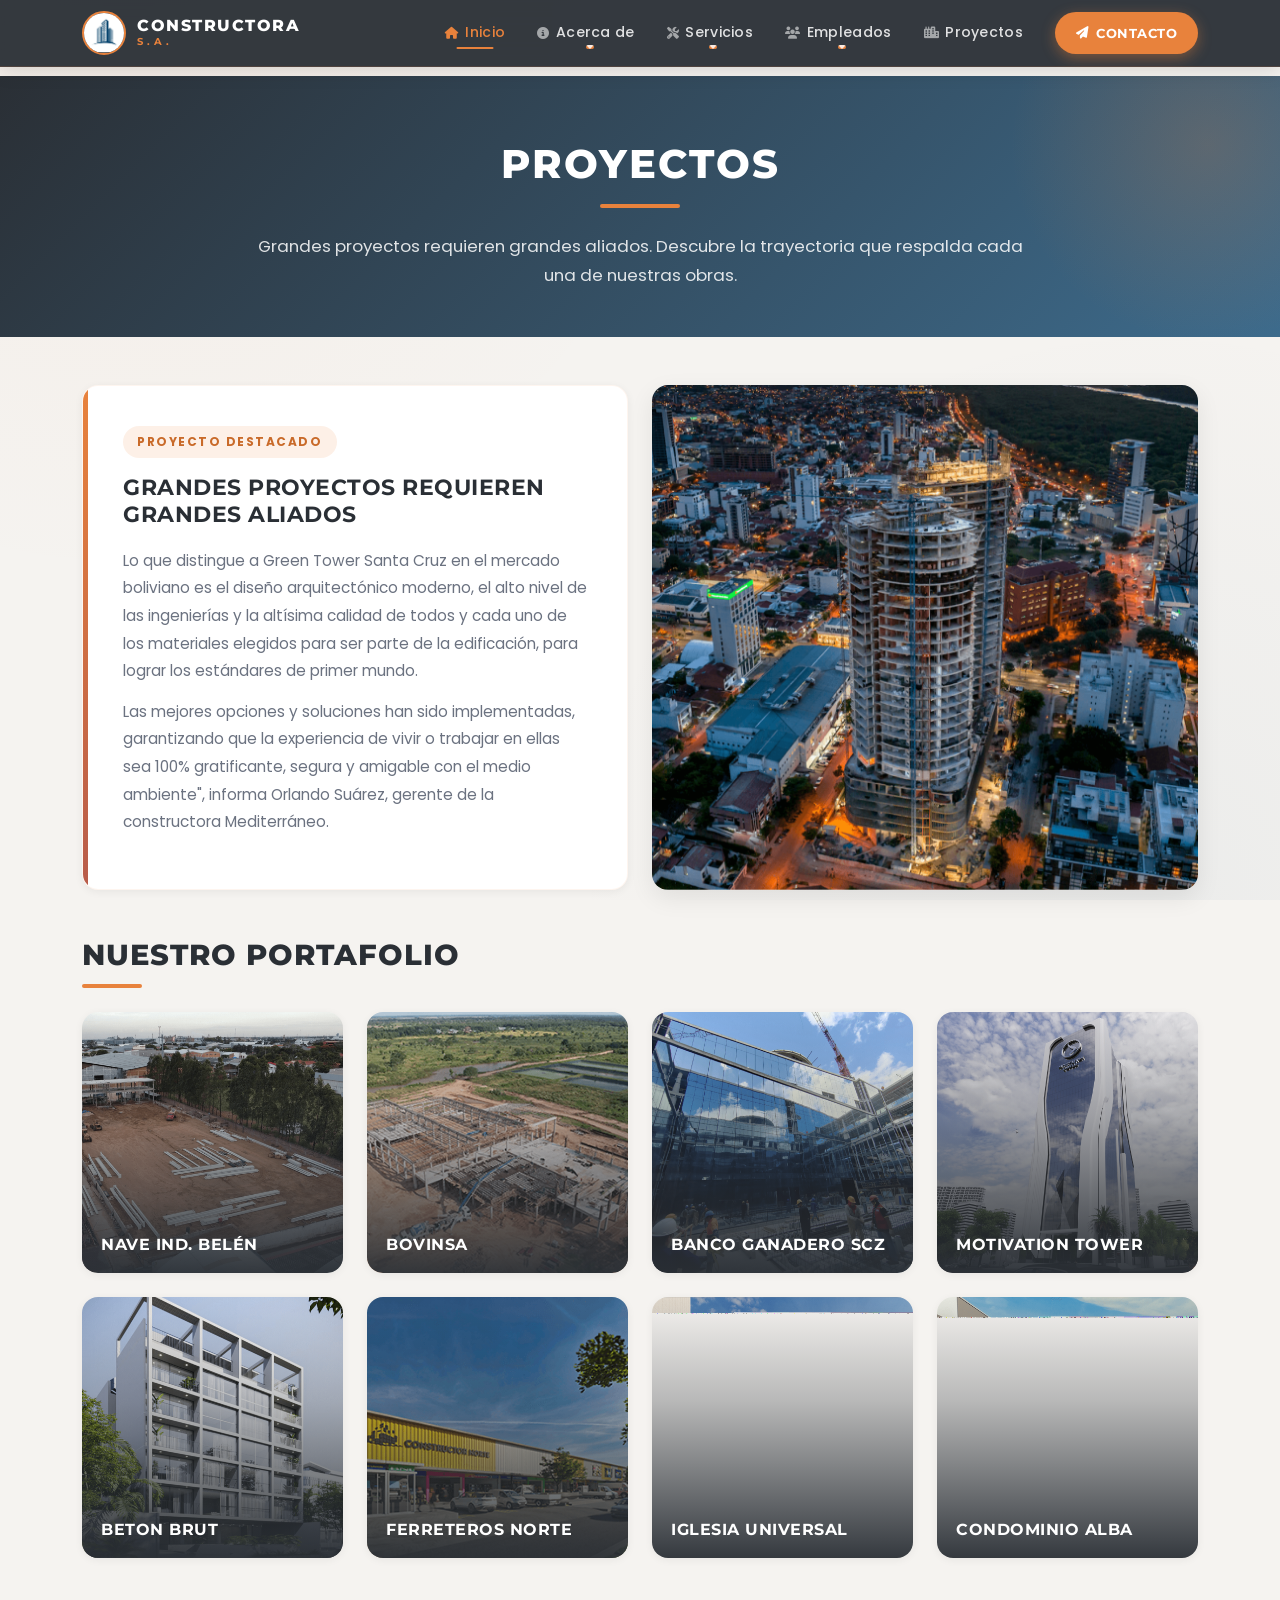
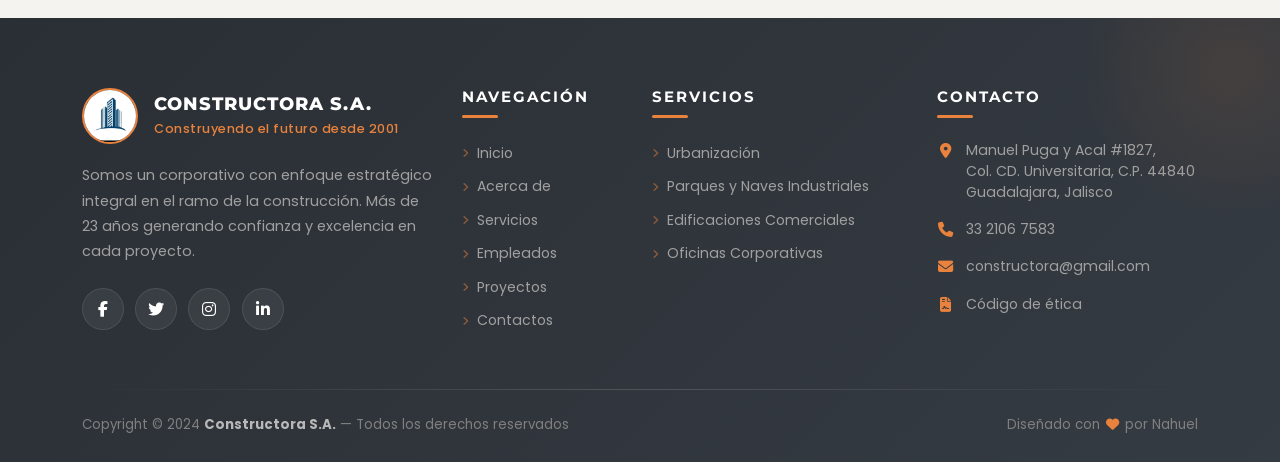
<file: proyectos.html>
<!DOCTYPE html>
<html lang="es">
<head>
    <meta charset="UTF-8">
    <meta name="viewport" content="width=device-width, initial-scale=1.0">
    <title>Document</title>
    <link rel="icon" href="imagen/logo.jpg">

    <!-- Bootstrap 5 (CSS) -->
    <link href="https://cdn.jsdelivr.net/npm/bootstrap@5.3.3/dist/css/bootstrap.min.css" rel="stylesheet">

    <!-- Font Awesome (link CSS - más confiable) -->
    <link rel="stylesheet" href="https://cdnjs.cloudflare.com/ajax/libs/font-awesome/6.5.1/css/all.min.css">

    <!-- Google Fonts -->
    <link rel="preconnect" href="https://fonts.googleapis.com">
    <link rel="preconnect" href="https://fonts.gstatic.com" crossorigin>
    <link href="https://fonts.googleapis.com/css2?family=Montserrat:wght@400;600;700;800&family=Poppins:wght@300;400;500;600&display=swap" rel="stylesheet">

    <!-- CSS propio -->
    <link rel="stylesheet" href="css/estilos.css">
</head>
<body>

    <!-- ============================================================
     NAVBAR
============================================================ -->
<nav class="navbar navbar-expand-lg navbar-dark fixed-top navbar-custom">
    <div class="container">

        <!-- Marca -->
        <a class="navbar-brand d-flex align-items-center" href="index.html">
            <img src="imagen/logo.jpg" alt="Logo" class="logo-nav">
            <div class="brand-wrap">
                <span class="brand-text">CONSTRUCTORA</span>
                <span class="brand-sub">S.A.</span>
            </div>
        </a>

        <!-- Botón hamburguesa -->
        <button class="navbar-toggler" type="button" data-bs-toggle="collapse" data-bs-target="#my-nav"
                aria-controls="my-nav" aria-expanded="false" aria-label="Toggle navigation">
            <span class="navbar-toggler-icon"></span>
        </button>

        <!-- Menú -->
        <div class="collapse navbar-collapse" id="my-nav">
            <ul class="navbar-nav ms-auto align-items-lg-center">

                <li class="nav-item">
                    <a class="nav-link active" href="index.html">
                        <i class="fas fa-home"></i> Inicio
                    </a>
                </li>

                <li class="nav-item dropdown">
                    <a class="nav-link dropdown-toggle" href="#" data-bs-toggle="dropdown">
                        <i class="fas fa-info-circle"></i> Acerca de
                    </a>
                    <ul class="dropdown-menu">
                        <li><a class="dropdown-item" href="historia.html"><i class="fas fa-building"></i> Identidad Corporativa</a></li>
                        <li><a class="dropdown-item" href="mision.html"><i class="fas fa-bullseye"></i> Misión y Visión</a></li>
                        <li><a class="dropdown-item" href="testimonio.html"><i class="fas fa-chart-line"></i> Objetivos Estratégicos</a></li>
                    </ul>
                </li>

                <li class="nav-item dropdown">
                    <a class="nav-link dropdown-toggle" href="#" data-bs-toggle="dropdown">
                        <i class="fas fa-tools"></i> Servicios
                    </a>
                    <ul class="dropdown-menu">
                        <li><a class="dropdown-item" href="remodelacion.html"><i class="fas fa-road"></i> Urbanización</a></li>
                        <li><a class="dropdown-item" href="construccion.html"><i class="fas fa-industry"></i> Parques y Naves Industriales</a></li>
                        <li><a class="dropdown-item" href="refaccion.html"><i class="fas fa-store"></i> Edificaciones Comerciales</a></li>
                        <li><a class="dropdown-item" href="diseñoext.html"><i class="fas fa-briefcase"></i> Oficinas Corporativas</a></li>
                    </ul>
                </li>

                <li class="nav-item dropdown">
                    <a class="nav-link dropdown-toggle" href="#" data-bs-toggle="dropdown">
                        <i class="fas fa-users"></i> Empleados
                    </a>
                    <ul class="dropdown-menu">
                        <li><a class="dropdown-item" href="administracion.html"><i class="fas fa-user-tie"></i> Administración</a></li>
                        <li><a class="dropdown-item" href="ingenieros.html"><i class="fas fa-hard-hat"></i> Ingenieros</a></li>
                        <li><a class="dropdown-item" href="arquitectos.html"><i class="fas fa-drafting-compass"></i> Arquitectos</a></li>
                    </ul>
                </li>

                <li class="nav-item">
                    <a class="nav-link" href="proyectos.html">
                        <i class="fas fa-city"></i> Proyectos
                    </a>
                </li>

                <!-- Botón CTA -->
                <li class="nav-item ms-lg-3 mt-3 mt-lg-0">
                    <a class="btn-navbar-cta" href="contactos.html">
                        <i class="fas fa-paper-plane"></i> Contacto
                    </a>
                </li>

            </ul>
        </div>

    </div>
</nav>

    <!-- HEADER -->
    <header class="page-header">
        <h1>Proyectos</h1>
        <p>Grandes proyectos requieren grandes aliados. Descubre la trayectoria que respalda cada una de nuestras obras.</p>
    </header>

    <!-- DESTACADO -->
    <section class="container mb-5">
        <div class="row align-items-stretch g-4 mb-5">
            <div class="col-lg-6">
                <div class="info-block">
                    <span class="badge-accent mb-3">PROYECTO DESTACADO</span>
                    <h5>Grandes proyectos requieren grandes aliados</h5>
                    <p>Lo que distingue a Green Tower Santa Cruz en el mercado boliviano es el diseño arquitectónico moderno, el alto nivel de las ingenierías y la altísima calidad de todos y cada uno de los materiales elegidos para ser parte de la edificación, para lograr los estándares de primer mundo.</p>
                    <p>Las mejores opciones y soluciones han sido implementadas, garantizando que la experiencia de vivir o trabajar en ellas sea 100% gratificante, segura y amigable con el medio ambiente", informa Orlando Suárez, gerente de la constructora Mediterráneo.</p>
                </div>
            </div>
            <div class="col-lg-6">
                <div class="info-image">
                    <img src="imagen/green.png" alt="Green Tower Santa Cruz">
                </div>
            </div>
        </div>
    </section>

    <!-- GALERÍA DE PROYECTOS -->
    <main class="container mb-5">
        <h2 class="section-title mb-4">Nuestro Portafolio</h2>
        <div class="row g-4">

            <div class="col-6 col-md-4 col-lg-3">
                <article class="portfolio-card">
                    <img src="imagen/1.png" alt="Nave Industrial Belén">
                    <div class="portfolio-overlay">
                        <h5>Nave Ind. Belén</h5>
                    </div>
                </article>
            </div>

            <div class="col-6 col-md-4 col-lg-3">
                <article class="portfolio-card">
                    <img src="imagen/2.png" alt="Bovinsa">
                    <div class="portfolio-overlay">
                        <h5>Bovinsa</h5>
                    </div>
                </article>
            </div>

            <div class="col-6 col-md-4 col-lg-3">
                <article class="portfolio-card">
                    <img src="imagen/3.png" alt="Banco Ganadero SCZ">
                    <div class="portfolio-overlay">
                        <h5>Banco Ganadero SCZ</h5>
                    </div>
                </article>
            </div>

            <div class="col-6 col-md-4 col-lg-3">
                <article class="portfolio-card">
                    <img src="imagen/4.png" alt="Motivation Tower">
                    <div class="portfolio-overlay">
                        <h5>Motivation Tower</h5>
                    </div>
                </article>
            </div>

            <div class="col-6 col-md-4 col-lg-3">
                <article class="portfolio-card">
                    <img src="imagen/5.png" alt="Beton Brut">
                    <div class="portfolio-overlay">
                        <h5>Beton Brut</h5>
                    </div>
                </article>
            </div>

            <div class="col-6 col-md-4 col-lg-3">
                <article class="portfolio-card">
                    <img src="imagen/6.png" alt="Ferreteros Norte">
                    <div class="portfolio-overlay">
                        <h5>Ferreteros Norte</h5>
                    </div>
                </article>
            </div>

            <div class="col-6 col-md-4 col-lg-3">
                <article class="portfolio-card">
                    <img src="imagen/7.png" alt="Iglesia Universal">
                    <div class="portfolio-overlay">
                        <h5>Iglesia Universal</h5>
                    </div>
                </article>
            </div>

            <div class="col-6 col-md-4 col-lg-3">
                <article class="portfolio-card">
                    <img src="imagen/8.png" alt="Condominio Alba">
                    <div class="portfolio-overlay">
                        <h5>Condominio Alba</h5>
                    </div>
                </article>
            </div>

        </div>
    </main>

    <!-- ============================================================
     FOOTER
============================================================ -->
<footer class="site-footer">
    <div class="container">

        <!-- Fila principal -->
        <div class="row gy-5">

            <!-- Columna 1: Marca -->
            <div class="col-lg-4 col-md-6">
                <div class="footer-brand">
                    <img src="imagen/logo.jpg" alt="Logo Constructora" class="footer-logo">
                    <div>
                        <h5 class="footer-brand-name">CONSTRUCTORA S.A.</h5>
                        <p class="footer-brand-tagline">Construyendo el futuro desde 2001</p>
                    </div>
                </div>
                <p class="footer-about">
                    Somos un corporativo con enfoque estratégico integral en el ramo de la construcción.
                    Más de 23 años generando confianza y excelencia en cada proyecto.
                </p>

                <div class="footer-socials">
                    <a href="#" class="social-btn facebook" aria-label="Facebook">
                        <i class="fab fa-facebook-f"></i>
                    </a>
                    <a href="#" class="social-btn twitter" aria-label="Twitter">
                        <i class="fab fa-twitter"></i>
                    </a>
                    <a href="#" class="social-btn instagram" aria-label="Instagram">
                        <i class="fab fa-instagram"></i>
                    </a>
                    <a href="#" class="social-btn linkedin" aria-label="LinkedIn">
                        <i class="fab fa-linkedin-in"></i>
                    </a>
                </div>
            </div>

            <!-- Columna 2: Enlaces -->
            <div class="col-lg-2 col-md-6 col-6">
                <h6 class="footer-title">Navegación</h6>
                <ul class="footer-links">
                    <li><a href="index.html"><i class="fas fa-angle-right"></i> Inicio</a></li>
                    <li><a href="historia.html"><i class="fas fa-angle-right"></i> Acerca de</a></li>
                    <li><a href="servivios.html"><i class="fas fa-angle-right"></i> Servicios</a></li>
                    <li><a href="empleados.html"><i class="fas fa-angle-right"></i> Empleados</a></li>
                    <li><a href="proyectos.html"><i class="fas fa-angle-right"></i> Proyectos</a></li>
                    <li><a href="contactos.html"><i class="fas fa-angle-right"></i> Contactos</a></li>
                </ul>
            </div>

            <!-- Columna 3: Servicios -->
            <div class="col-lg-3 col-md-6 col-6">
                <h6 class="footer-title">Servicios</h6>
                <ul class="footer-links">
                    <li><a href="remodelacion.html"><i class="fas fa-angle-right"></i> Urbanización</a></li>
                    <li><a href="construccion.html"><i class="fas fa-angle-right"></i> Parques y Naves Industriales</a></li>
                    <li><a href="refaccion.html"><i class="fas fa-angle-right"></i> Edificaciones Comerciales</a></li>
                    <li><a href="diseñoext.html"><i class="fas fa-angle-right"></i> Oficinas Corporativas</a></li>
                </ul>
            </div>

            <!-- Columna 4: Contacto -->
            <div class="col-lg-3 col-md-6">
                <h6 class="footer-title">Contacto</h6>
                <ul class="footer-contact">
                    <li>
                        <i class="fas fa-map-marker-alt"></i>
                        <span>Manuel Puga y Acal #1827,<br>Col. CD. Universitaria, C.P. 44840<br>Guadalajara, Jalisco</span>
                    </li>
                    <li>
                        <i class="fas fa-phone"></i>
                        <a href="tel:3321067583">33 2106 7583</a>
                    </li>
                    <li>
                        <i class="fas fa-envelope"></i>
                        <a href="mailto:constructora@gmail.com">constructora@gmail.com</a>
                    </li>
                    <li>
                        <i class="fas fa-file-contract"></i>
                        <span>Código de ética</span>
                    </li>
                </ul>
            </div>

        </div>

        <!-- Divisor -->
        <div class="footer-divider"></div>

        <!-- Copyright -->
        <div class="footer-bottom">
            <p class="footer-copy">
                Copyright &copy; 2024 <strong>Constructora S.A.</strong> — Todos los derechos reservados
            </p>
            <p class="footer-credits">
                Diseñado con <i class="fas fa-heart"></i> por Nahuel
            </p>
        </div>

    </div>
</footer>

    <script src="https://cdn.jsdelivr.net/npm/bootstrap@5.3.3/dist/js/bootstrap.bundle.min.js"></script>
</body>
</html>
</file>
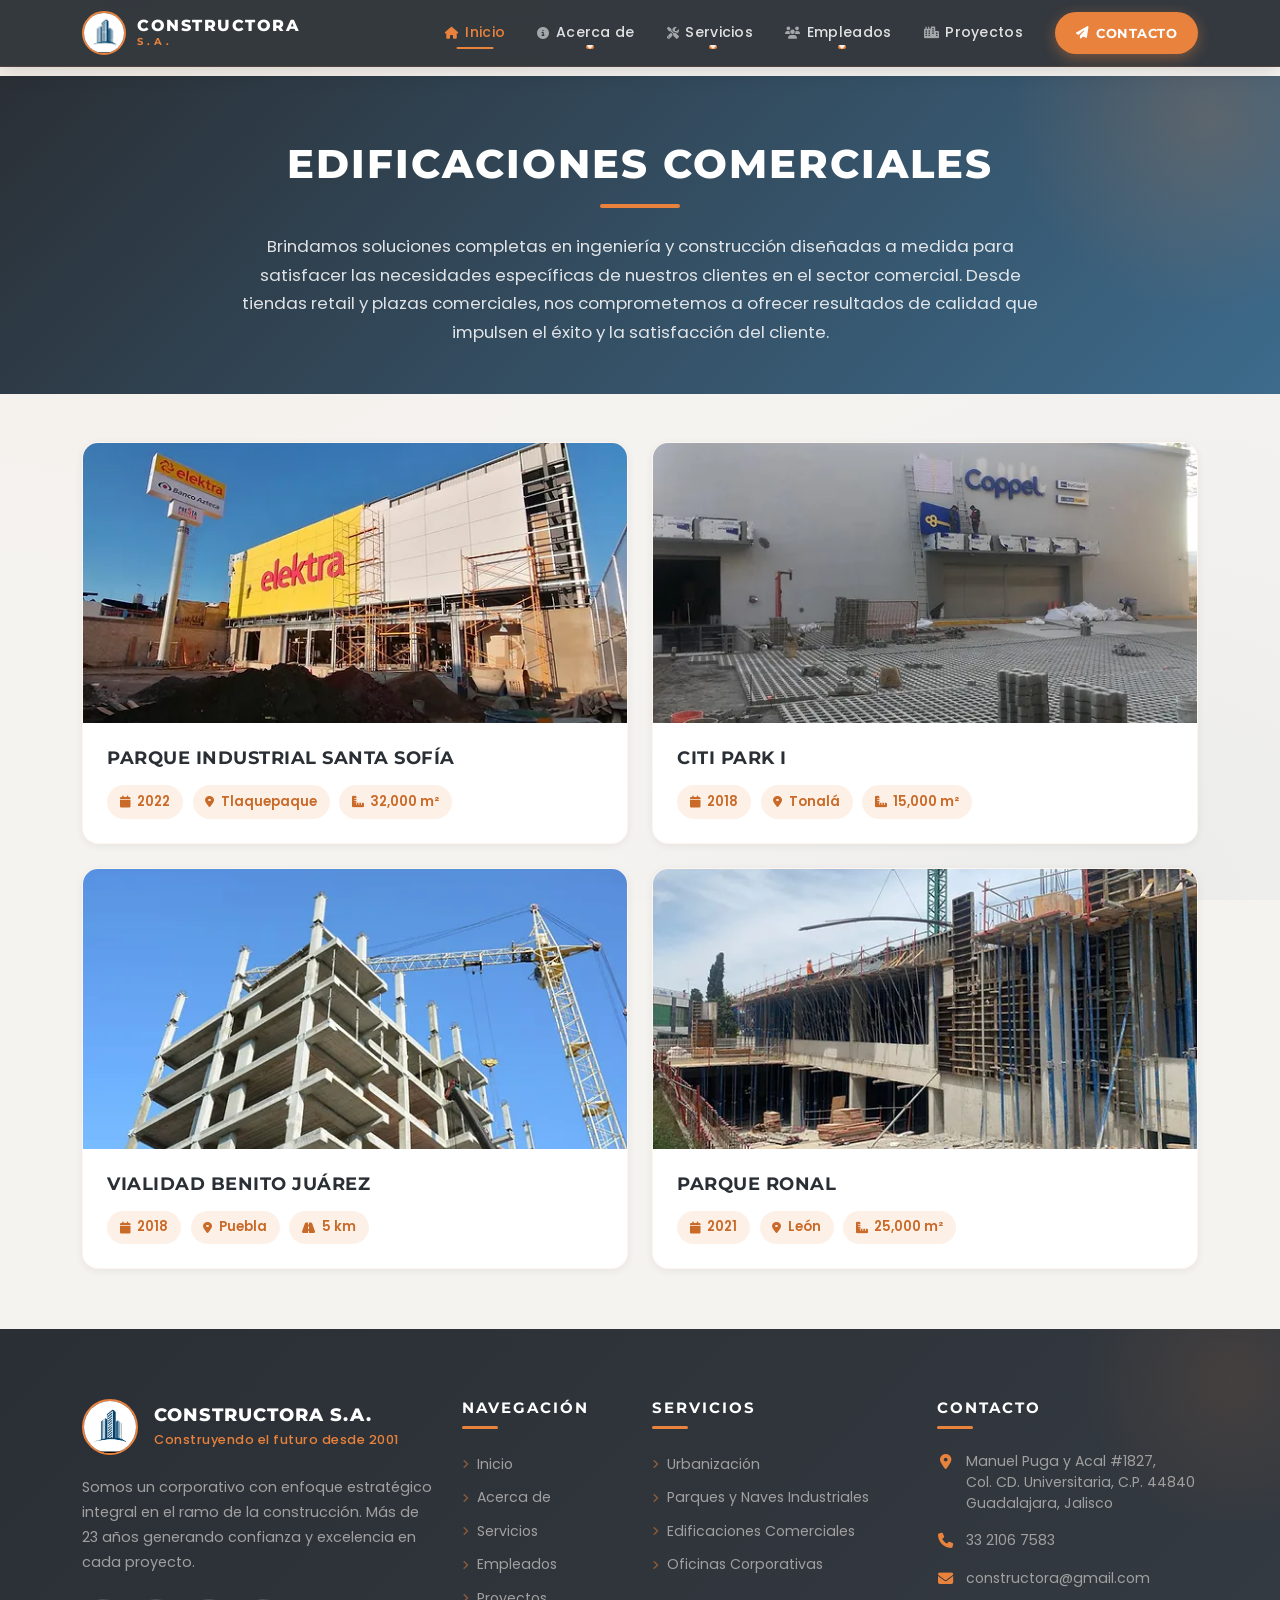
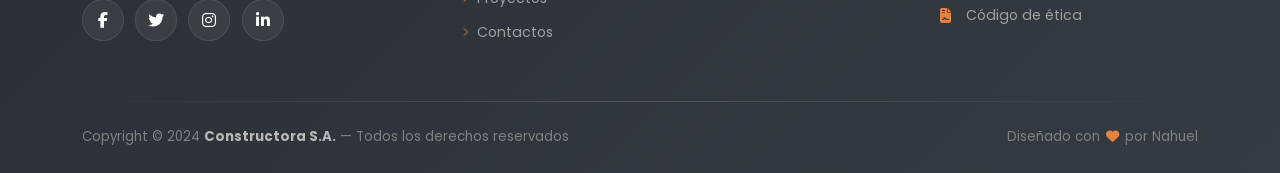
<file: refaccion.html>
<!DOCTYPE html>
<html lang="es">
<head>
    <meta charset="UTF-8">
    <meta name="viewport" content="width=device-width, initial-scale=1.0">
    <title>Document</title>
    <link rel="icon" href="imagen/logo.jpg">

    <!-- Bootstrap 5 (CSS) -->
    <link href="https://cdn.jsdelivr.net/npm/bootstrap@5.3.3/dist/css/bootstrap.min.css" rel="stylesheet">

    <!-- Font Awesome (link CSS - más confiable) -->
    <link rel="stylesheet" href="https://cdnjs.cloudflare.com/ajax/libs/font-awesome/6.5.1/css/all.min.css">

    <!-- Google Fonts -->
    <link rel="preconnect" href="https://fonts.googleapis.com">
    <link rel="preconnect" href="https://fonts.gstatic.com" crossorigin>
    <link href="https://fonts.googleapis.com/css2?family=Montserrat:wght@400;600;700;800&family=Poppins:wght@300;400;500;600&display=swap" rel="stylesheet">

    <!-- CSS propio -->
    <link rel="stylesheet" href="css/estilos.css">
</head>
<body>

    <!-- ============================================================
     NAVBAR
============================================================ -->
<nav class="navbar navbar-expand-lg navbar-dark fixed-top navbar-custom">
    <div class="container">

        <!-- Marca -->
        <a class="navbar-brand d-flex align-items-center" href="index.html">
            <img src="imagen/logo.jpg" alt="Logo" class="logo-nav">
            <div class="brand-wrap">
                <span class="brand-text">CONSTRUCTORA</span>
                <span class="brand-sub">S.A.</span>
            </div>
        </a>

        <!-- Botón hamburguesa -->
        <button class="navbar-toggler" type="button" data-bs-toggle="collapse" data-bs-target="#my-nav"
                aria-controls="my-nav" aria-expanded="false" aria-label="Toggle navigation">
            <span class="navbar-toggler-icon"></span>
        </button>

        <!-- Menú -->
        <div class="collapse navbar-collapse" id="my-nav">
            <ul class="navbar-nav ms-auto align-items-lg-center">

                <li class="nav-item">
                    <a class="nav-link active" href="index.html">
                        <i class="fas fa-home"></i> Inicio
                    </a>
                </li>

                <li class="nav-item dropdown">
                    <a class="nav-link dropdown-toggle" href="#" data-bs-toggle="dropdown">
                        <i class="fas fa-info-circle"></i> Acerca de
                    </a>
                    <ul class="dropdown-menu">
                        <li><a class="dropdown-item" href="historia.html"><i class="fas fa-building"></i> Identidad Corporativa</a></li>
                        <li><a class="dropdown-item" href="mision.html"><i class="fas fa-bullseye"></i> Misión y Visión</a></li>
                        <li><a class="dropdown-item" href="testimonio.html"><i class="fas fa-chart-line"></i> Objetivos Estratégicos</a></li>
                    </ul>
                </li>

                <li class="nav-item dropdown">
                    <a class="nav-link dropdown-toggle" href="#" data-bs-toggle="dropdown">
                        <i class="fas fa-tools"></i> Servicios
                    </a>
                    <ul class="dropdown-menu">
                        <li><a class="dropdown-item" href="remodelacion.html"><i class="fas fa-road"></i> Urbanización</a></li>
                        <li><a class="dropdown-item" href="construccion.html"><i class="fas fa-industry"></i> Parques y Naves Industriales</a></li>
                        <li><a class="dropdown-item" href="refaccion.html"><i class="fas fa-store"></i> Edificaciones Comerciales</a></li>
                        <li><a class="dropdown-item" href="diseñoext.html"><i class="fas fa-briefcase"></i> Oficinas Corporativas</a></li>
                    </ul>
                </li>

                <li class="nav-item dropdown">
                    <a class="nav-link dropdown-toggle" href="#" data-bs-toggle="dropdown">
                        <i class="fas fa-users"></i> Empleados
                    </a>
                    <ul class="dropdown-menu">
                        <li><a class="dropdown-item" href="administracion.html"><i class="fas fa-user-tie"></i> Administración</a></li>
                        <li><a class="dropdown-item" href="ingenieros.html"><i class="fas fa-hard-hat"></i> Ingenieros</a></li>
                        <li><a class="dropdown-item" href="arquitectos.html"><i class="fas fa-drafting-compass"></i> Arquitectos</a></li>
                    </ul>
                </li>

                <li class="nav-item">
                    <a class="nav-link" href="proyectos.html">
                        <i class="fas fa-city"></i> Proyectos
                    </a>
                </li>

                <!-- Botón CTA -->
                <li class="nav-item ms-lg-3 mt-3 mt-lg-0">
                    <a class="btn-navbar-cta" href="contactos.html">
                        <i class="fas fa-paper-plane"></i> Contacto
                    </a>
                </li>

            </ul>
        </div>

    </div>
</nav>

    <!-- HEADER -->
    <header class="page-header">
        <h1>Edificaciones Comerciales</h1>
        <p>Brindamos soluciones completas en ingeniería y construcción diseñadas a medida para satisfacer las necesidades específicas de nuestros clientes en el sector comercial. Desde tiendas retail y plazas comerciales, nos comprometemos a ofrecer resultados de calidad que impulsen el éxito y la satisfacción del cliente.</p>
    </header>

    <!-- PROYECTOS -->
    <main class="container mb-5">
        <div class="row g-4">

            <div class="col-md-6">
                <article class="project-card">
                    <img src="imagen/w1.jpg" alt="Parque Industrial Santa Sofía" class="project-img">
                    <div class="project-body">
                        <h5>Parque Industrial Santa Sofía</h5>
                        <div class="project-meta">
                            <span><i class="fas fa-calendar"></i> 2022</span>
                            <span><i class="fas fa-map-marker-alt"></i> Tlaquepaque</span>
                            <span><i class="fas fa-ruler-combined"></i> 32,000 m²</span>
                        </div>
                    </div>
                </article>
            </div>

            <div class="col-md-6">
                <article class="project-card">
                    <img src="imagen/w2.jpg" alt="Citi Park I" class="project-img">
                    <div class="project-body">
                        <h5>Citi Park I</h5>
                        <div class="project-meta">
                            <span><i class="fas fa-calendar"></i> 2018</span>
                            <span><i class="fas fa-map-marker-alt"></i> Tonalá</span>
                            <span><i class="fas fa-ruler-combined"></i> 15,000 m²</span>
                        </div>
                    </div>
                </article>
            </div>

            <div class="col-md-6">
                <article class="project-card">
                    <img src="imagen/w3.jpg" alt="Vialidad Benito Juárez" class="project-img">
                    <div class="project-body">
                        <h5>Vialidad Benito Juárez</h5>
                        <div class="project-meta">
                            <span><i class="fas fa-calendar"></i> 2018</span>
                            <span><i class="fas fa-map-marker-alt"></i> Puebla</span>
                            <span><i class="fas fa-road"></i> 5 km</span>
                        </div>
                    </div>
                </article>
            </div>

            <div class="col-md-6">
                <article class="project-card">
                    <img src="imagen/w4.jpg" alt="Parque Ronal" class="project-img">
                    <div class="project-body">
                        <h5>Parque Ronal</h5>
                        <div class="project-meta">
                            <span><i class="fas fa-calendar"></i> 2021</span>
                            <span><i class="fas fa-map-marker-alt"></i> León</span>
                            <span><i class="fas fa-ruler-combined"></i> 25,000 m²</span>
                        </div>
                    </div>
                </article>
            </div>

        </div>
    </main>

    <!-- ============================================================
     FOOTER
============================================================ -->
<footer class="site-footer">
    <div class="container">

        <!-- Fila principal -->
        <div class="row gy-5">

            <!-- Columna 1: Marca -->
            <div class="col-lg-4 col-md-6">
                <div class="footer-brand">
                    <img src="imagen/logo.jpg" alt="Logo Constructora" class="footer-logo">
                    <div>
                        <h5 class="footer-brand-name">CONSTRUCTORA S.A.</h5>
                        <p class="footer-brand-tagline">Construyendo el futuro desde 2001</p>
                    </div>
                </div>
                <p class="footer-about">
                    Somos un corporativo con enfoque estratégico integral en el ramo de la construcción.
                    Más de 23 años generando confianza y excelencia en cada proyecto.
                </p>

                <div class="footer-socials">
                    <a href="#" class="social-btn facebook" aria-label="Facebook">
                        <i class="fab fa-facebook-f"></i>
                    </a>
                    <a href="#" class="social-btn twitter" aria-label="Twitter">
                        <i class="fab fa-twitter"></i>
                    </a>
                    <a href="#" class="social-btn instagram" aria-label="Instagram">
                        <i class="fab fa-instagram"></i>
                    </a>
                    <a href="#" class="social-btn linkedin" aria-label="LinkedIn">
                        <i class="fab fa-linkedin-in"></i>
                    </a>
                </div>
            </div>

            <!-- Columna 2: Enlaces -->
            <div class="col-lg-2 col-md-6 col-6">
                <h6 class="footer-title">Navegación</h6>
                <ul class="footer-links">
                    <li><a href="index.html"><i class="fas fa-angle-right"></i> Inicio</a></li>
                    <li><a href="historia.html"><i class="fas fa-angle-right"></i> Acerca de</a></li>
                    <li><a href="servivios.html"><i class="fas fa-angle-right"></i> Servicios</a></li>
                    <li><a href="empleados.html"><i class="fas fa-angle-right"></i> Empleados</a></li>
                    <li><a href="proyectos.html"><i class="fas fa-angle-right"></i> Proyectos</a></li>
                    <li><a href="contactos.html"><i class="fas fa-angle-right"></i> Contactos</a></li>
                </ul>
            </div>

            <!-- Columna 3: Servicios -->
            <div class="col-lg-3 col-md-6 col-6">
                <h6 class="footer-title">Servicios</h6>
                <ul class="footer-links">
                    <li><a href="remodelacion.html"><i class="fas fa-angle-right"></i> Urbanización</a></li>
                    <li><a href="construccion.html"><i class="fas fa-angle-right"></i> Parques y Naves Industriales</a></li>
                    <li><a href="refaccion.html"><i class="fas fa-angle-right"></i> Edificaciones Comerciales</a></li>
                    <li><a href="diseñoext.html"><i class="fas fa-angle-right"></i> Oficinas Corporativas</a></li>
                </ul>
            </div>

            <!-- Columna 4: Contacto -->
            <div class="col-lg-3 col-md-6">
                <h6 class="footer-title">Contacto</h6>
                <ul class="footer-contact">
                    <li>
                        <i class="fas fa-map-marker-alt"></i>
                        <span>Manuel Puga y Acal #1827,<br>Col. CD. Universitaria, C.P. 44840<br>Guadalajara, Jalisco</span>
                    </li>
                    <li>
                        <i class="fas fa-phone"></i>
                        <a href="tel:3321067583">33 2106 7583</a>
                    </li>
                    <li>
                        <i class="fas fa-envelope"></i>
                        <a href="mailto:constructora@gmail.com">constructora@gmail.com</a>
                    </li>
                    <li>
                        <i class="fas fa-file-contract"></i>
                        <span>Código de ética</span>
                    </li>
                </ul>
            </div>

        </div>

        <!-- Divisor -->
        <div class="footer-divider"></div>

        <!-- Copyright -->
        <div class="footer-bottom">
            <p class="footer-copy">
                Copyright &copy; 2024 <strong>Constructora S.A.</strong> — Todos los derechos reservados
            </p>
            <p class="footer-credits">
                Diseñado con <i class="fas fa-heart"></i> por Nahuel
            </p>
        </div>

    </div>
</footer>

    <script src="https://cdn.jsdelivr.net/npm/bootstrap@5.3.3/dist/js/bootstrap.bundle.min.js"></script>
</body>
</html>
</file>
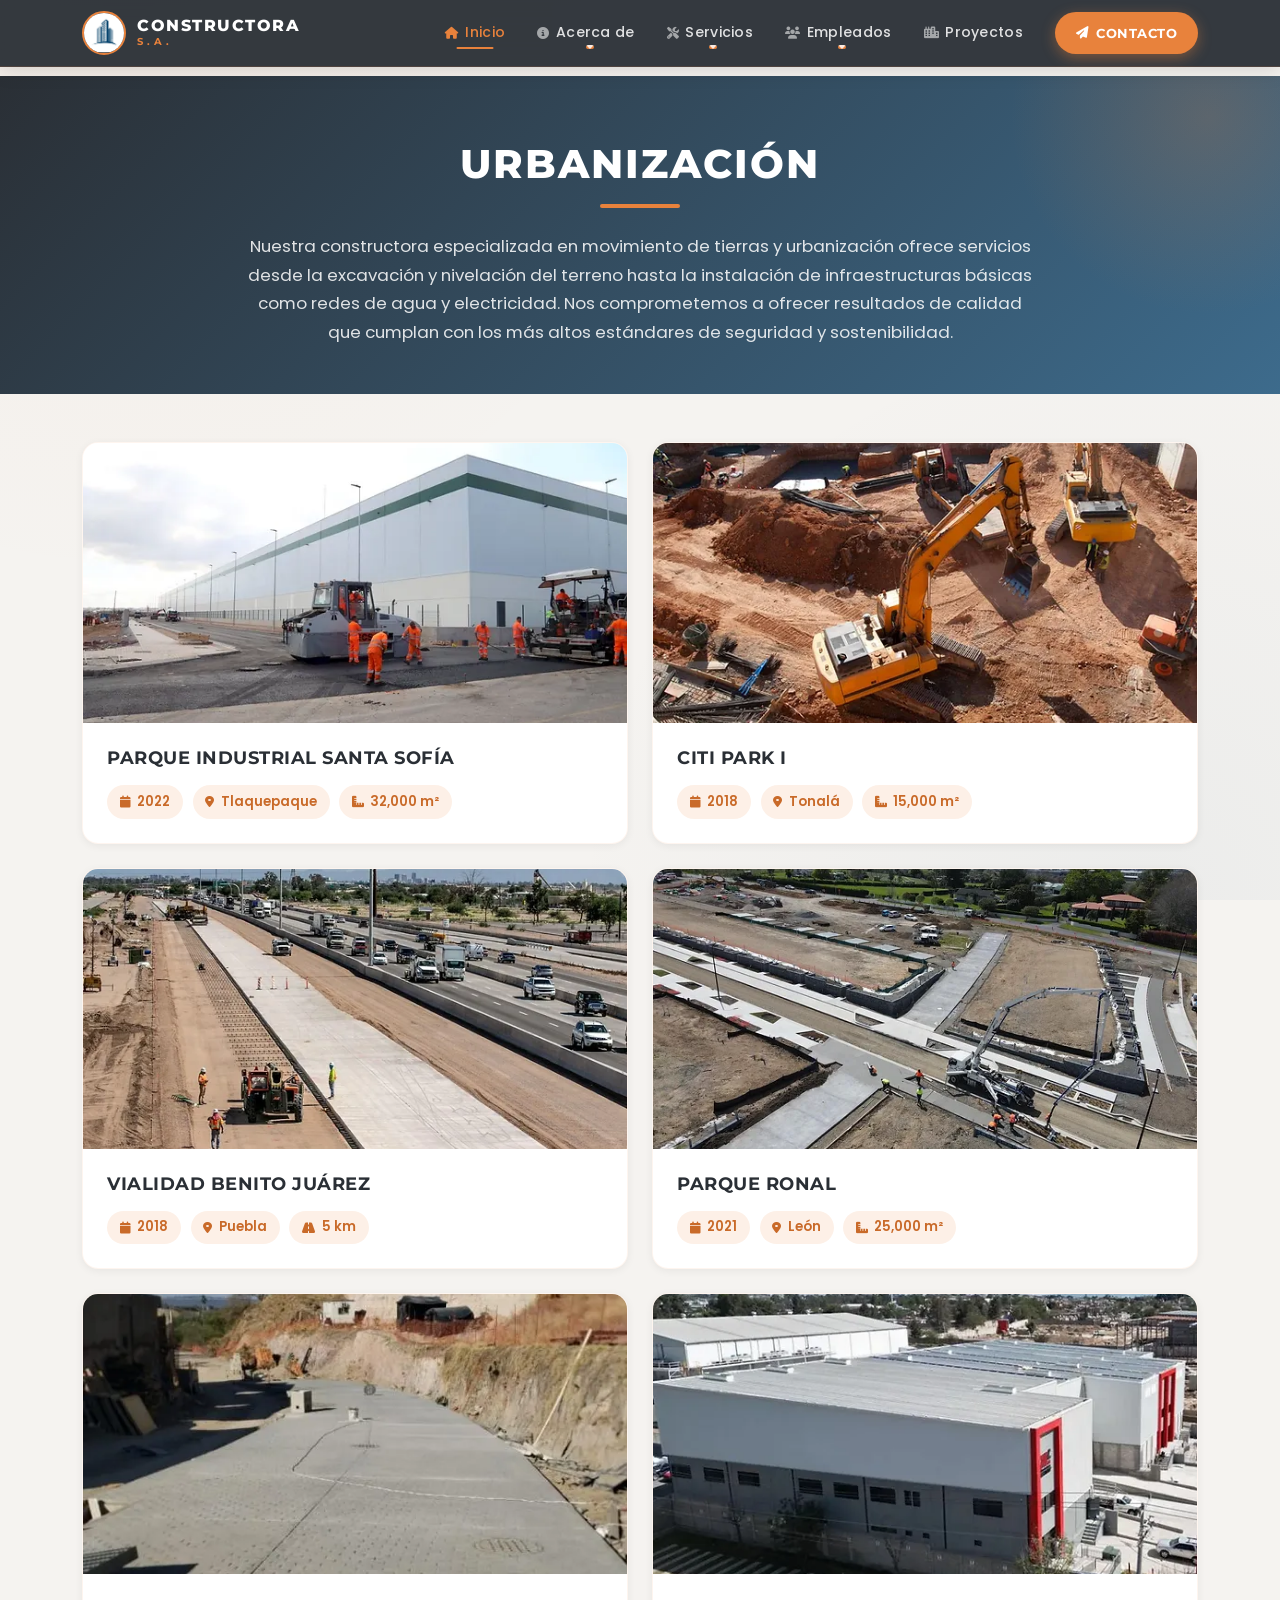
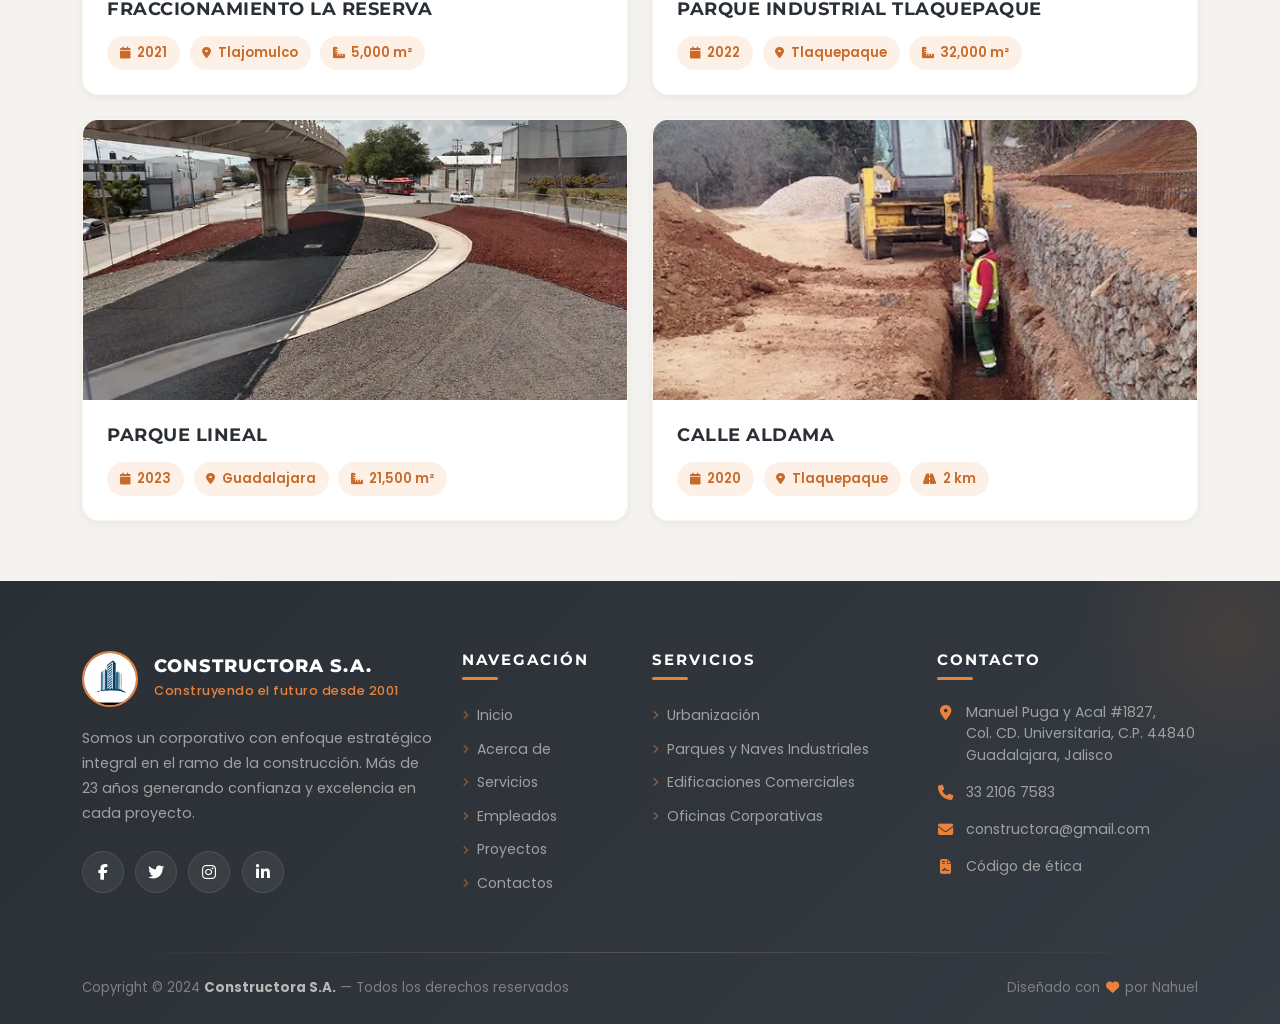
<file: remodelacion.html>
<!DOCTYPE html>
<html lang="es">
<head>
    <meta charset="UTF-8">
    <meta name="viewport" content="width=device-width, initial-scale=1.0">
    <title>Document</title>
    <link rel="icon" href="imagen/logo.jpg">

    <!-- Bootstrap 5 (CSS) -->
    <link href="https://cdn.jsdelivr.net/npm/bootstrap@5.3.3/dist/css/bootstrap.min.css" rel="stylesheet">

    <!-- Font Awesome (link CSS - más confiable) -->
    <link rel="stylesheet" href="https://cdnjs.cloudflare.com/ajax/libs/font-awesome/6.5.1/css/all.min.css">

    <!-- Google Fonts -->
    <link rel="preconnect" href="https://fonts.googleapis.com">
    <link rel="preconnect" href="https://fonts.gstatic.com" crossorigin>
    <link href="https://fonts.googleapis.com/css2?family=Montserrat:wght@400;600;700;800&family=Poppins:wght@300;400;500;600&display=swap" rel="stylesheet">

    <!-- CSS propio -->
    <link rel="stylesheet" href="css/estilos.css">
</head>
<body>

    <!-- ============================================================
     NAVBAR
============================================================ -->
<nav class="navbar navbar-expand-lg navbar-dark fixed-top navbar-custom">
    <div class="container">

        <!-- Marca -->
        <a class="navbar-brand d-flex align-items-center" href="index.html">
            <img src="imagen/logo.jpg" alt="Logo" class="logo-nav">
            <div class="brand-wrap">
                <span class="brand-text">CONSTRUCTORA</span>
                <span class="brand-sub">S.A.</span>
            </div>
        </a>

        <!-- Botón hamburguesa -->
        <button class="navbar-toggler" type="button" data-bs-toggle="collapse" data-bs-target="#my-nav"
                aria-controls="my-nav" aria-expanded="false" aria-label="Toggle navigation">
            <span class="navbar-toggler-icon"></span>
        </button>

        <!-- Menú -->
        <div class="collapse navbar-collapse" id="my-nav">
            <ul class="navbar-nav ms-auto align-items-lg-center">

                <li class="nav-item">
                    <a class="nav-link active" href="index.html">
                        <i class="fas fa-home"></i> Inicio
                    </a>
                </li>

                <li class="nav-item dropdown">
                    <a class="nav-link dropdown-toggle" href="#" data-bs-toggle="dropdown">
                        <i class="fas fa-info-circle"></i> Acerca de
                    </a>
                    <ul class="dropdown-menu">
                        <li><a class="dropdown-item" href="historia.html"><i class="fas fa-building"></i> Identidad Corporativa</a></li>
                        <li><a class="dropdown-item" href="mision.html"><i class="fas fa-bullseye"></i> Misión y Visión</a></li>
                        <li><a class="dropdown-item" href="testimonio.html"><i class="fas fa-chart-line"></i> Objetivos Estratégicos</a></li>
                    </ul>
                </li>

                <li class="nav-item dropdown">
                    <a class="nav-link dropdown-toggle" href="#" data-bs-toggle="dropdown">
                        <i class="fas fa-tools"></i> Servicios
                    </a>
                    <ul class="dropdown-menu">
                        <li><a class="dropdown-item" href="remodelacion.html"><i class="fas fa-road"></i> Urbanización</a></li>
                        <li><a class="dropdown-item" href="construccion.html"><i class="fas fa-industry"></i> Parques y Naves Industriales</a></li>
                        <li><a class="dropdown-item" href="refaccion.html"><i class="fas fa-store"></i> Edificaciones Comerciales</a></li>
                        <li><a class="dropdown-item" href="diseñoext.html"><i class="fas fa-briefcase"></i> Oficinas Corporativas</a></li>
                    </ul>
                </li>

                <li class="nav-item dropdown">
                    <a class="nav-link dropdown-toggle" href="#" data-bs-toggle="dropdown">
                        <i class="fas fa-users"></i> Empleados
                    </a>
                    <ul class="dropdown-menu">
                        <li><a class="dropdown-item" href="administracion.html"><i class="fas fa-user-tie"></i> Administración</a></li>
                        <li><a class="dropdown-item" href="ingenieros.html"><i class="fas fa-hard-hat"></i> Ingenieros</a></li>
                        <li><a class="dropdown-item" href="arquitectos.html"><i class="fas fa-drafting-compass"></i> Arquitectos</a></li>
                    </ul>
                </li>

                <li class="nav-item">
                    <a class="nav-link" href="proyectos.html">
                        <i class="fas fa-city"></i> Proyectos
                    </a>
                </li>

                <!-- Botón CTA -->
                <li class="nav-item ms-lg-3 mt-3 mt-lg-0">
                    <a class="btn-navbar-cta" href="contactos.html">
                        <i class="fas fa-paper-plane"></i> Contacto
                    </a>
                </li>

            </ul>
        </div>

    </div>
</nav>

    <!-- HEADER -->
    <header class="page-header">
        <h1>Urbanización</h1>
        <p>Nuestra constructora especializada en movimiento de tierras y urbanización ofrece servicios desde la excavación y nivelación del terreno hasta la instalación de infraestructuras básicas como redes de agua y electricidad. Nos comprometemos a ofrecer resultados de calidad que cumplan con los más altos estándares de seguridad y sostenibilidad.</p>
    </header>

    <!-- PROYECTOS -->
    <main class="container mb-5">
        <div class="row g-4">

            <div class="col-md-6">
                <article class="project-card">
                    <img src="imagen/p1.jpg" alt="Parque Industrial Santa Sofía" class="project-img">
                    <div class="project-body">
                        <h5>Parque Industrial Santa Sofía</h5>
                        <div class="project-meta">
                            <span><i class="fas fa-calendar"></i> 2022</span>
                            <span><i class="fas fa-map-marker-alt"></i> Tlaquepaque</span>
                            <span><i class="fas fa-ruler-combined"></i> 32,000 m²</span>
                        </div>
                    </div>
                </article>
            </div>

            <div class="col-md-6">
                <article class="project-card">
                    <img src="imagen/p2.jpg" alt="Citi Park I" class="project-img">
                    <div class="project-body">
                        <h5>Citi Park I</h5>
                        <div class="project-meta">
                            <span><i class="fas fa-calendar"></i> 2018</span>
                            <span><i class="fas fa-map-marker-alt"></i> Tonalá</span>
                            <span><i class="fas fa-ruler-combined"></i> 15,000 m²</span>
                        </div>
                    </div>
                </article>
            </div>

            <div class="col-md-6">
                <article class="project-card">
                    <img src="imagen/p3.jpg" alt="Vialidad Benito Juárez" class="project-img">
                    <div class="project-body">
                        <h5>Vialidad Benito Juárez</h5>
                        <div class="project-meta">
                            <span><i class="fas fa-calendar"></i> 2018</span>
                            <span><i class="fas fa-map-marker-alt"></i> Puebla</span>
                            <span><i class="fas fa-road"></i> 5 km</span>
                        </div>
                    </div>
                </article>
            </div>

            <div class="col-md-6">
                <article class="project-card">
                    <img src="imagen/p4.jpg" alt="Parque Ronal" class="project-img">
                    <div class="project-body">
                        <h5>Parque Ronal</h5>
                        <div class="project-meta">
                            <span><i class="fas fa-calendar"></i> 2021</span>
                            <span><i class="fas fa-map-marker-alt"></i> León</span>
                            <span><i class="fas fa-ruler-combined"></i> 25,000 m²</span>
                        </div>
                    </div>
                </article>
            </div>

            <div class="col-md-6">
                <article class="project-card">
                    <img src="imagen/p5.jpg" alt="Fraccionamiento La Reserva" class="project-img">
                    <div class="project-body">
                        <h5>Fraccionamiento La Reserva</h5>
                        <div class="project-meta">
                            <span><i class="fas fa-calendar"></i> 2021</span>
                            <span><i class="fas fa-map-marker-alt"></i> Tlajomulco</span>
                            <span><i class="fas fa-ruler-combined"></i> 5,000 m²</span>
                        </div>
                    </div>
                </article>
            </div>

            <div class="col-md-6">
                <article class="project-card">
                    <img src="imagen/p6.jpg" alt="Parque Industrial Tlaquepaque" class="project-img">
                    <div class="project-body">
                        <h5>Parque Industrial Tlaquepaque</h5>
                        <div class="project-meta">
                            <span><i class="fas fa-calendar"></i> 2022</span>
                            <span><i class="fas fa-map-marker-alt"></i> Tlaquepaque</span>
                            <span><i class="fas fa-ruler-combined"></i> 32,000 m²</span>
                        </div>
                    </div>
                </article>
            </div>

            <div class="col-md-6">
                <article class="project-card">
                    <img src="imagen/p7.jpg" alt="Parque Lineal" class="project-img">
                    <div class="project-body">
                        <h5>Parque Lineal</h5>
                        <div class="project-meta">
                            <span><i class="fas fa-calendar"></i> 2023</span>
                            <span><i class="fas fa-map-marker-alt"></i> Guadalajara</span>
                            <span><i class="fas fa-ruler-combined"></i> 21,500 m²</span>
                        </div>
                    </div>
                </article>
            </div>

            <div class="col-md-6">
                <article class="project-card">
                    <img src="imagen/p8.jpg" alt="Calle Aldama" class="project-img">
                    <div class="project-body">
                        <h5>Calle Aldama</h5>
                        <div class="project-meta">
                            <span><i class="fas fa-calendar"></i> 2020</span>
                            <span><i class="fas fa-map-marker-alt"></i> Tlaquepaque</span>
                            <span><i class="fas fa-road"></i> 2 km</span>
                        </div>
                    </div>
                </article>
            </div>

        </div>
    </main>

    <!-- ============================================================
     FOOTER
============================================================ -->
<footer class="site-footer">
    <div class="container">

        <!-- Fila principal -->
        <div class="row gy-5">

            <!-- Columna 1: Marca -->
            <div class="col-lg-4 col-md-6">
                <div class="footer-brand">
                    <img src="imagen/logo.jpg" alt="Logo Constructora" class="footer-logo">
                    <div>
                        <h5 class="footer-brand-name">CONSTRUCTORA S.A.</h5>
                        <p class="footer-brand-tagline">Construyendo el futuro desde 2001</p>
                    </div>
                </div>
                <p class="footer-about">
                    Somos un corporativo con enfoque estratégico integral en el ramo de la construcción.
                    Más de 23 años generando confianza y excelencia en cada proyecto.
                </p>

                <div class="footer-socials">
                    <a href="#" class="social-btn facebook" aria-label="Facebook">
                        <i class="fab fa-facebook-f"></i>
                    </a>
                    <a href="#" class="social-btn twitter" aria-label="Twitter">
                        <i class="fab fa-twitter"></i>
                    </a>
                    <a href="#" class="social-btn instagram" aria-label="Instagram">
                        <i class="fab fa-instagram"></i>
                    </a>
                    <a href="#" class="social-btn linkedin" aria-label="LinkedIn">
                        <i class="fab fa-linkedin-in"></i>
                    </a>
                </div>
            </div>

            <!-- Columna 2: Enlaces -->
            <div class="col-lg-2 col-md-6 col-6">
                <h6 class="footer-title">Navegación</h6>
                <ul class="footer-links">
                    <li><a href="index.html"><i class="fas fa-angle-right"></i> Inicio</a></li>
                    <li><a href="historia.html"><i class="fas fa-angle-right"></i> Acerca de</a></li>
                    <li><a href="servivios.html"><i class="fas fa-angle-right"></i> Servicios</a></li>
                    <li><a href="empleados.html"><i class="fas fa-angle-right"></i> Empleados</a></li>
                    <li><a href="proyectos.html"><i class="fas fa-angle-right"></i> Proyectos</a></li>
                    <li><a href="contactos.html"><i class="fas fa-angle-right"></i> Contactos</a></li>
                </ul>
            </div>

            <!-- Columna 3: Servicios -->
            <div class="col-lg-3 col-md-6 col-6">
                <h6 class="footer-title">Servicios</h6>
                <ul class="footer-links">
                    <li><a href="remodelacion.html"><i class="fas fa-angle-right"></i> Urbanización</a></li>
                    <li><a href="construccion.html"><i class="fas fa-angle-right"></i> Parques y Naves Industriales</a></li>
                    <li><a href="refaccion.html"><i class="fas fa-angle-right"></i> Edificaciones Comerciales</a></li>
                    <li><a href="diseñoext.html"><i class="fas fa-angle-right"></i> Oficinas Corporativas</a></li>
                </ul>
            </div>

            <!-- Columna 4: Contacto -->
            <div class="col-lg-3 col-md-6">
                <h6 class="footer-title">Contacto</h6>
                <ul class="footer-contact">
                    <li>
                        <i class="fas fa-map-marker-alt"></i>
                        <span>Manuel Puga y Acal #1827,<br>Col. CD. Universitaria, C.P. 44840<br>Guadalajara, Jalisco</span>
                    </li>
                    <li>
                        <i class="fas fa-phone"></i>
                        <a href="tel:3321067583">33 2106 7583</a>
                    </li>
                    <li>
                        <i class="fas fa-envelope"></i>
                        <a href="mailto:constructora@gmail.com">constructora@gmail.com</a>
                    </li>
                    <li>
                        <i class="fas fa-file-contract"></i>
                        <span>Código de ética</span>
                    </li>
                </ul>
            </div>

        </div>

        <!-- Divisor -->
        <div class="footer-divider"></div>

        <!-- Copyright -->
        <div class="footer-bottom">
            <p class="footer-copy">
                Copyright &copy; 2024 <strong>Constructora S.A.</strong> — Todos los derechos reservados
            </p>
            <p class="footer-credits">
                Diseñado con <i class="fas fa-heart"></i> por Nahuel
            </p>
        </div>

    </div>
</footer>

    <script src="https://cdn.jsdelivr.net/npm/bootstrap@5.3.3/dist/js/bootstrap.bundle.min.js"></script>
</body>
</html>
</file>
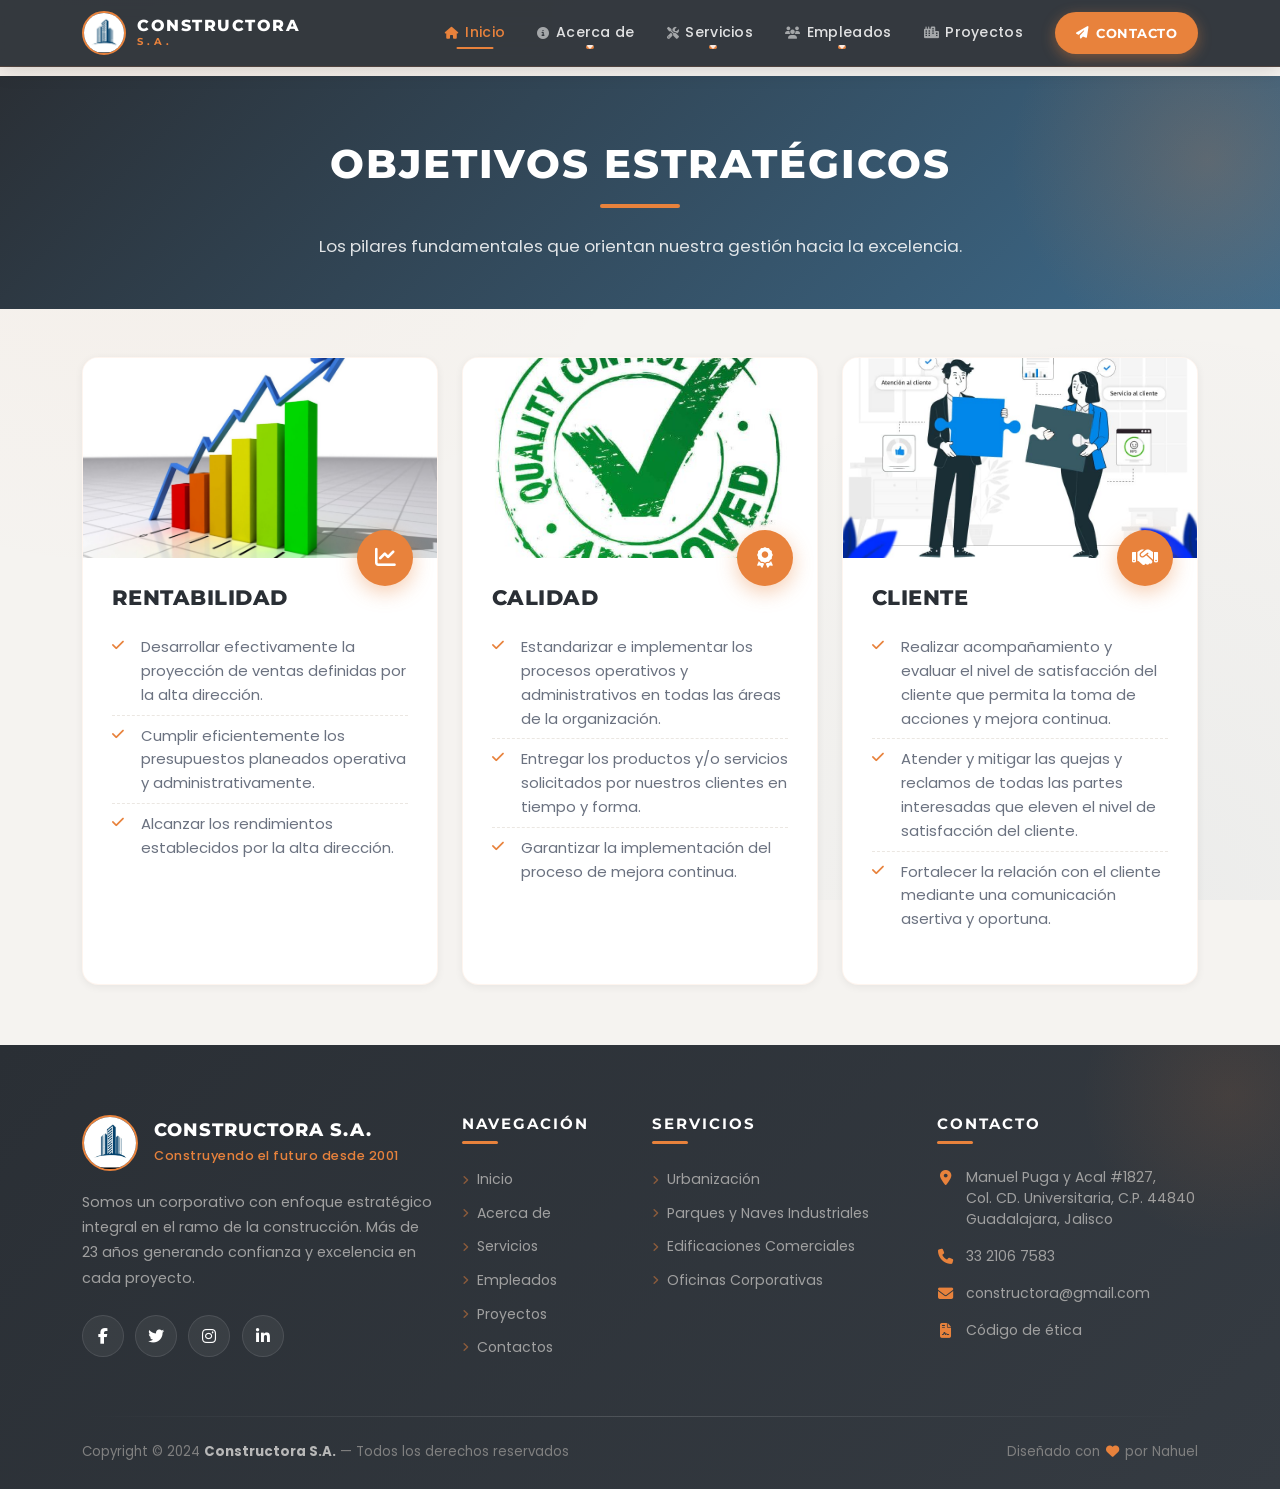
<file: testimonio.html>
<!DOCTYPE html>
<html lang="es">
<head>
    <meta charset="UTF-8">
    <meta name="viewport" content="width=device-width, initial-scale=1.0">
    <title>Document</title>
    <link rel="icon" href="imagen/logo.jpg">

    <!-- Bootstrap 5 (CSS) -->
    <link href="https://cdn.jsdelivr.net/npm/bootstrap@5.3.3/dist/css/bootstrap.min.css" rel="stylesheet">

    <!-- Font Awesome (link CSS - más confiable) -->
    <link rel="stylesheet" href="https://cdnjs.cloudflare.com/ajax/libs/font-awesome/6.5.1/css/all.min.css">

    <!-- Google Fonts -->
    <link rel="preconnect" href="https://fonts.googleapis.com">
    <link rel="preconnect" href="https://fonts.gstatic.com" crossorigin>
    <link href="https://fonts.googleapis.com/css2?family=Montserrat:wght@400;600;700;800&family=Poppins:wght@300;400;500;600&display=swap" rel="stylesheet">

    <!-- CSS propio -->
    <link rel="stylesheet" href="css/estilos.css">
</head>
<body>

    <!-- ============================================================
     NAVBAR
============================================================ -->
<nav class="navbar navbar-expand-lg navbar-dark fixed-top navbar-custom">
    <div class="container">

        <!-- Marca -->
        <a class="navbar-brand d-flex align-items-center" href="index.html">
            <img src="imagen/logo.jpg" alt="Logo" class="logo-nav">
            <div class="brand-wrap">
                <span class="brand-text">CONSTRUCTORA</span>
                <span class="brand-sub">S.A.</span>
            </div>
        </a>

        <!-- Botón hamburguesa -->
        <button class="navbar-toggler" type="button" data-bs-toggle="collapse" data-bs-target="#my-nav"
                aria-controls="my-nav" aria-expanded="false" aria-label="Toggle navigation">
            <span class="navbar-toggler-icon"></span>
        </button>

        <!-- Menú -->
        <div class="collapse navbar-collapse" id="my-nav">
            <ul class="navbar-nav ms-auto align-items-lg-center">

                <li class="nav-item">
                    <a class="nav-link active" href="index.html">
                        <i class="fas fa-home"></i> Inicio
                    </a>
                </li>

                <li class="nav-item dropdown">
                    <a class="nav-link dropdown-toggle" href="#" data-bs-toggle="dropdown">
                        <i class="fas fa-info-circle"></i> Acerca de
                    </a>
                    <ul class="dropdown-menu">
                        <li><a class="dropdown-item" href="historia.html"><i class="fas fa-building"></i> Identidad Corporativa</a></li>
                        <li><a class="dropdown-item" href="mision.html"><i class="fas fa-bullseye"></i> Misión y Visión</a></li>
                        <li><a class="dropdown-item" href="testimonio.html"><i class="fas fa-chart-line"></i> Objetivos Estratégicos</a></li>
                    </ul>
                </li>

                <li class="nav-item dropdown">
                    <a class="nav-link dropdown-toggle" href="#" data-bs-toggle="dropdown">
                        <i class="fas fa-tools"></i> Servicios
                    </a>
                    <ul class="dropdown-menu">
                        <li><a class="dropdown-item" href="remodelacion.html"><i class="fas fa-road"></i> Urbanización</a></li>
                        <li><a class="dropdown-item" href="construccion.html"><i class="fas fa-industry"></i> Parques y Naves Industriales</a></li>
                        <li><a class="dropdown-item" href="refaccion.html"><i class="fas fa-store"></i> Edificaciones Comerciales</a></li>
                        <li><a class="dropdown-item" href="diseñoext.html"><i class="fas fa-briefcase"></i> Oficinas Corporativas</a></li>
                    </ul>
                </li>

                <li class="nav-item dropdown">
                    <a class="nav-link dropdown-toggle" href="#" data-bs-toggle="dropdown">
                        <i class="fas fa-users"></i> Empleados
                    </a>
                    <ul class="dropdown-menu">
                        <li><a class="dropdown-item" href="administracion.html"><i class="fas fa-user-tie"></i> Administración</a></li>
                        <li><a class="dropdown-item" href="ingenieros.html"><i class="fas fa-hard-hat"></i> Ingenieros</a></li>
                        <li><a class="dropdown-item" href="arquitectos.html"><i class="fas fa-drafting-compass"></i> Arquitectos</a></li>
                    </ul>
                </li>

                <li class="nav-item">
                    <a class="nav-link" href="proyectos.html">
                        <i class="fas fa-city"></i> Proyectos
                    </a>
                </li>

                <!-- Botón CTA -->
                <li class="nav-item ms-lg-3 mt-3 mt-lg-0">
                    <a class="btn-navbar-cta" href="contactos.html">
                        <i class="fas fa-paper-plane"></i> Contacto
                    </a>
                </li>

            </ul>
        </div>

    </div>
</nav>

    <!-- HEADER -->
    <header class="page-header">
        <h1>Objetivos Estratégicos</h1>
        <p>Los pilares fundamentales que orientan nuestra gestión hacia la excelencia.</p>
    </header>

    <!-- CONTENIDO -->
    <main class="container mb-5">
        <div class="row g-4">

            <!-- Rentabilidad -->
            <div class="col-md-6 col-lg-4">
                <div class="objective-card">
                    <div class="objective-img">
                        <img src="imagen/rendi.jpg" alt="Rentabilidad">
                    </div>
                    <div class="objective-body">
                        <div class="objective-icon">
                            <i class="fas fa-chart-line"></i>
                        </div>
                        <h5>Rentabilidad</h5>
                        <ul>
                            <li>Desarrollar efectivamente la proyección de ventas definidas por la alta dirección.</li>
                            <li>Cumplir eficientemente los presupuestos planeados operativa y administrativamente.</li>
                            <li>Alcanzar los rendimientos establecidos por la alta dirección.</li>
                        </ul>
                    </div>
                </div>
            </div>

            <!-- Calidad -->
            <div class="col-md-6 col-lg-4">
                <div class="objective-card">
                    <div class="objective-img">
                        <img src="imagen/calidad.jpg" alt="Calidad">
                    </div>
                    <div class="objective-body">
                        <div class="objective-icon">
                            <i class="fas fa-award"></i>
                        </div>
                        <h5>Calidad</h5>
                        <ul>
                            <li>Estandarizar e implementar los procesos operativos y administrativos en todas las áreas de la organización.</li>
                            <li>Entregar los productos y/o servicios solicitados por nuestros clientes en tiempo y forma.</li>
                            <li>Garantizar la implementación del proceso de mejora continua.</li>
                        </ul>
                    </div>
                </div>
            </div>

            <!-- Cliente -->
            <div class="col-md-6 col-lg-4">
                <div class="objective-card">
                    <div class="objective-img">
                        <img src="imagen/cliente.jpg" alt="Cliente">
                    </div>
                    <div class="objective-body">
                        <div class="objective-icon">
                            <i class="fas fa-handshake"></i>
                        </div>
                        <h5>Cliente</h5>
                        <ul>
                            <li>Realizar acompañamiento y evaluar el nivel de satisfacción del cliente que permita la toma de acciones y mejora continua.</li>
                            <li>Atender y mitigar las quejas y reclamos de todas las partes interesadas que eleven el nivel de satisfacción del cliente.</li>
                            <li>Fortalecer la relación con el cliente mediante una comunicación asertiva y oportuna.</li>
                        </ul>
                    </div>
                </div>
            </div>

        </div>
    </main>

    <!-- ============================================================
     FOOTER
============================================================ -->
<footer class="site-footer">
    <div class="container">

        <!-- Fila principal -->
        <div class="row gy-5">

            <!-- Columna 1: Marca -->
            <div class="col-lg-4 col-md-6">
                <div class="footer-brand">
                    <img src="imagen/logo.jpg" alt="Logo Constructora" class="footer-logo">
                    <div>
                        <h5 class="footer-brand-name">CONSTRUCTORA S.A.</h5>
                        <p class="footer-brand-tagline">Construyendo el futuro desde 2001</p>
                    </div>
                </div>
                <p class="footer-about">
                    Somos un corporativo con enfoque estratégico integral en el ramo de la construcción.
                    Más de 23 años generando confianza y excelencia en cada proyecto.
                </p>

                <div class="footer-socials">
                    <a href="#" class="social-btn facebook" aria-label="Facebook">
                        <i class="fab fa-facebook-f"></i>
                    </a>
                    <a href="#" class="social-btn twitter" aria-label="Twitter">
                        <i class="fab fa-twitter"></i>
                    </a>
                    <a href="#" class="social-btn instagram" aria-label="Instagram">
                        <i class="fab fa-instagram"></i>
                    </a>
                    <a href="#" class="social-btn linkedin" aria-label="LinkedIn">
                        <i class="fab fa-linkedin-in"></i>
                    </a>
                </div>
            </div>

            <!-- Columna 2: Enlaces -->
            <div class="col-lg-2 col-md-6 col-6">
                <h6 class="footer-title">Navegación</h6>
                <ul class="footer-links">
                    <li><a href="index.html"><i class="fas fa-angle-right"></i> Inicio</a></li>
                    <li><a href="historia.html"><i class="fas fa-angle-right"></i> Acerca de</a></li>
                    <li><a href="servivios.html"><i class="fas fa-angle-right"></i> Servicios</a></li>
                    <li><a href="empleados.html"><i class="fas fa-angle-right"></i> Empleados</a></li>
                    <li><a href="proyectos.html"><i class="fas fa-angle-right"></i> Proyectos</a></li>
                    <li><a href="contactos.html"><i class="fas fa-angle-right"></i> Contactos</a></li>
                </ul>
            </div>

            <!-- Columna 3: Servicios -->
            <div class="col-lg-3 col-md-6 col-6">
                <h6 class="footer-title">Servicios</h6>
                <ul class="footer-links">
                    <li><a href="remodelacion.html"><i class="fas fa-angle-right"></i> Urbanización</a></li>
                    <li><a href="construccion.html"><i class="fas fa-angle-right"></i> Parques y Naves Industriales</a></li>
                    <li><a href="refaccion.html"><i class="fas fa-angle-right"></i> Edificaciones Comerciales</a></li>
                    <li><a href="diseñoext.html"><i class="fas fa-angle-right"></i> Oficinas Corporativas</a></li>
                </ul>
            </div>

            <!-- Columna 4: Contacto -->
            <div class="col-lg-3 col-md-6">
                <h6 class="footer-title">Contacto</h6>
                <ul class="footer-contact">
                    <li>
                        <i class="fas fa-map-marker-alt"></i>
                        <span>Manuel Puga y Acal #1827,<br>Col. CD. Universitaria, C.P. 44840<br>Guadalajara, Jalisco</span>
                    </li>
                    <li>
                        <i class="fas fa-phone"></i>
                        <a href="tel:3321067583">33 2106 7583</a>
                    </li>
                    <li>
                        <i class="fas fa-envelope"></i>
                        <a href="mailto:constructora@gmail.com">constructora@gmail.com</a>
                    </li>
                    <li>
                        <i class="fas fa-file-contract"></i>
                        <span>Código de ética</span>
                    </li>
                </ul>
            </div>

        </div>

        <!-- Divisor -->
        <div class="footer-divider"></div>

        <!-- Copyright -->
        <div class="footer-bottom">
            <p class="footer-copy">
                Copyright &copy; 2024 <strong>Constructora S.A.</strong> — Todos los derechos reservados
            </p>
            <p class="footer-credits">
                Diseñado con <i class="fas fa-heart"></i> por Nahuel
            </p>
        </div>

    </div>
</footer>

    <script src="https://cdn.jsdelivr.net/npm/bootstrap@5.3.3/dist/js/bootstrap.bundle.min.js"></script>
</body>
</html>
</file>
<file: css/estilos.css>
/* =========================================================
   CONSTRUCTORA S.A. — Hoja de estilos principal
   Paleta: Naranja + Azul marino + Óxido + Gris
   ========================================================= */

/* ---------- FUENTES ---------- */
@import url('https://fonts.googleapis.com/css2?family=Montserrat:wght@400;600;700;800&family=Poppins:wght@300;400;500;600&display=swap');

/* ---------- VARIABLES ---------- */
:root {
    --primary: #e8823c;
    --primary-dark: #c96a29;
    --secondary: #3d6b8c;
    --secondary-dark: #2d526e;
    --accent: #b85c4a;
    --gray: #9ca3a8;
    --gray-dark: #6b7280;

    --dark: #2a2f35;
    --dark-2: #353b42;
    --dark-3: #3d444c;

    --light: #f5f3f0;
    --light-2: #ebe7e2;
    --white: #ffffff;
    --text: #3a3f45;
    --text-light: #6b7280;

    --shadow-sm: 0 2px 8px rgba(0,0,0,.06);
    --shadow-md: 0 8px 24px rgba(0,0,0,.08);
    --shadow-lg: 0 16px 40px rgba(0,0,0,.12);
    --transition: all .3s cubic-bezier(.4,0,.2,1);
    --radius: 16px;
}

/* ---------- RESET ---------- */
* {
    margin: 0;
    padding: 0;
    box-sizing: border-box;
}

html { scroll-behavior: smooth; }

body {
    font-family: 'Poppins', sans-serif;
    background:
        radial-gradient(circle at 10% 0%, rgba(232,130,60,.05) 0%, transparent 40%),
        radial-gradient(circle at 90% 100%, rgba(61,107,140,.05) 0%, transparent 40%),
        #f5f3f0;
    background-attachment: fixed;
    color: #3a3f45;
    line-height: 1.7;
    overflow-x: hidden;
    padding-top: 76px;
    position: relative;
}

h1, h2, h3, h4, h5, h6 {
    font-family: 'Montserrat', sans-serif;
    font-weight: 700;
    color: #2a2f35;
}

img { max-width: 100%; display: block; }

/* =========================================================
   NAVBAR — Premium
   ========================================================= */
.navbar-custom {
    background: rgba(42, 47, 53, .95);
    backdrop-filter: blur(14px);
    -webkit-backdrop-filter: blur(14px);
    padding: .7rem 0;
    box-shadow: 0 2px 20px rgba(0,0,0,.15);
    border-bottom: 1px solid rgba(232,130,60,.15);
    transition: var(--transition);
}

.navbar-brand {
    padding: 0;
    margin-right: 2rem;
    display: flex;
    align-items: center;
}

.logo-nav {
    width: 44px;
    height: 44px;
    object-fit: cover;
    border-radius: 50%;
    border: 2px solid var(--primary);
    transition: var(--transition);
    flex-shrink: 0;
}

.navbar-brand:hover .logo-nav {
    transform: rotate(-8deg) scale(1.06);
    box-shadow: 0 0 20px rgba(232,130,60,.55);
}

.brand-wrap {
    display: flex;
    flex-direction: column;
    line-height: 1;
    margin-left: .7rem;
}

.brand-text {
    font-family: 'Montserrat', sans-serif;
    font-weight: 800;
    letter-spacing: 1.5px;
    font-size: 1rem;
    color: #fff;
    line-height: 1;
}

.brand-sub {
    font-family: 'Montserrat', sans-serif;
    font-weight: 700;
    letter-spacing: 4px;
    font-size: .65rem;
    color: var(--primary);
    margin-top: 3px;
}

.navbar-custom .nav-link {
    color: rgba(255,255,255,.85) !important;
    font-weight: 500;
    font-size: .88rem;
    padding: .6rem 1rem !important;
    position: relative;
    transition: var(--transition);
    letter-spacing: .3px;
    display: inline-flex;
    align-items: center;
}

.navbar-custom .nav-link i {
    margin-right: .4rem;
    font-size: .75rem;
    opacity: .65;
    transition: var(--transition);
}

.navbar-custom .nav-link::after {
    content: '';
    position: absolute;
    left: 50%;
    bottom: 6px;
    width: 0;
    height: 2px;
    background: var(--primary);
    transition: var(--transition);
    transform: translateX(-50%);
    border-radius: 2px;
}

.navbar-custom .nav-link:hover,
.navbar-custom .nav-link.active {
    color: var(--primary) !important;
}

.navbar-custom .nav-link:hover i,
.navbar-custom .nav-link.active i {
    opacity: 1;
}

.navbar-custom .nav-link:hover::after,
.navbar-custom .nav-link.active::after {
    width: 40%;
}

.btn-navbar-cta {
    display: inline-flex;
    align-items: center;
    gap: .5rem;
    background: var(--primary);
    color: #fff !important;
    font-family: 'Montserrat', sans-serif;
    font-weight: 700;
    font-size: .82rem;
    letter-spacing: .5px;
    text-transform: uppercase;
    padding: .6rem 1.3rem;
    border-radius: 50px;
    text-decoration: none;
    transition: var(--transition);
    box-shadow: 0 4px 14px rgba(232,130,60,.4);
    white-space: nowrap;
}

.btn-navbar-cta:hover {
    background: var(--primary-dark);
    transform: translateY(-2px);
    box-shadow: 0 6px 20px rgba(232,130,60,.55);
    color: #fff !important;
}

.btn-navbar-cta i { font-size: .78rem; }

.dropdown-menu {
    border: none;
    border-radius: 12px;
    box-shadow: 0 12px 40px rgba(0,0,0,.15);
    padding: .5rem;
    margin-top: .6rem;
    background: #fff;
    animation: fadeDown .25s ease;
    min-width: 240px;
}

@keyframes fadeDown {
    from { opacity: 0; transform: translateY(-8px); }
    to   { opacity: 1; transform: translateY(0); }
}

.dropdown-item {
    border-radius: 8px;
    padding: .65rem .9rem;
    font-size: .87rem;
    font-weight: 500;
    color: #3a3f45;
    transition: var(--transition);
    display: flex;
    align-items: center;
    gap: .6rem;
}

.dropdown-item i {
    color: var(--primary);
    font-size: .85rem;
    width: 16px;
    text-align: center;
    transition: var(--transition);
}

.dropdown-item:hover {
    background: rgba(232,130,60,.1);
    color: #2a2f35;
    padding-left: 1.1rem;
}

.dropdown-item:hover i { transform: scale(1.15); }

.navbar-toggler {
    border: 2px solid rgba(232,130,60,.4);
    padding: .35rem .6rem;
    transition: var(--transition);
}

.navbar-toggler:hover { border-color: var(--primary); }

.navbar-toggler:focus {
    box-shadow: 0 0 0 3px rgba(232,130,60,.2);
    outline: none;
}

.navbar-toggler-icon {
    background-image: url("data:image/svg+xml,%3csvg xmlns='http://www.w3.org/2000/svg' viewBox='0 0 30 30'%3e%3cpath stroke='%23e8823c' stroke-linecap='round' stroke-miterlimit='10' stroke-width='2' d='M4 7h22M4 15h22M4 23h22'/%3e%3c/svg%3e");
}

@media (max-width: 991.98px) {
    .navbar-collapse {
        background: rgba(42,47,53,.98);
        border-radius: 12px;
        padding: 1.2rem;
        margin-top: .8rem;
        border: 1px solid rgba(232,130,60,.2);
    }

    .navbar-custom .nav-link {
        padding: .7rem .3rem !important;
        border-bottom: 1px solid rgba(255,255,255,.06);
        width: 100%;
    }

    .navbar-custom .nav-link:last-child { border-bottom: none; }
    .navbar-custom .nav-link::after { display: none; }

    .dropdown-menu {
        background: rgba(255,255,255,.05);
        border: 1px solid rgba(232,130,60,.2);
        box-shadow: none;
        margin: .4rem 0 0;
        padding: .3rem;
    }

    .dropdown-item {
        color: rgba(255,255,255,.8);
        padding: .55rem .8rem;
    }

    .dropdown-item:hover {
        background: rgba(232,130,60,.15);
        color: var(--primary);
    }

    .btn-navbar-cta {
        width: 100%;
        justify-content: center;
        margin-top: .6rem;
    }

    .brand-text { font-size: .95rem; }
    .brand-sub { font-size: .6rem; letter-spacing: 3px; }
    .logo-nav { width: 40px; height: 40px; }
}

/* =========================================================
   PAGE HEADER
   ========================================================= */
.page-header {
    background: linear-gradient(135deg, #2a2f35 0%, #3d6b8c 100%);
    padding: 4rem 1rem 3rem;
    text-align: center;
    position: relative;
    overflow: hidden;
    margin-bottom: 3rem;
}

.page-header::before {
    content: '';
    position: absolute;
    top: -50%;
    right: -10%;
    width: 400px;
    height: 400px;
    background: radial-gradient(circle, rgba(232,130,60,.2) 0%, transparent 70%);
    border-radius: 50%;
}

.page-header h1 {
    color: #fff;
    font-size: 2.5rem;
    font-weight: 800;
    letter-spacing: 2px;
    text-transform: uppercase;
    position: relative;
    z-index: 1;
    margin: 0;
}

.page-header h1::after {
    content: '';
    display: block;
    width: 80px;
    height: 4px;
    background: var(--primary);
    margin: 1rem auto 0;
    border-radius: 2px;
}

.page-header p {
    color: rgba(255,255,255,.85);
    max-width: 800px;
    margin: 1.5rem auto 0;
    font-size: 1.05rem;
    position: relative;
    z-index: 1;
}

/* =========================================================
   HERO CAROUSEL
   ========================================================= */
.hero-carousel {
    margin-top: 76px;
    height: 100vh;
    min-height: 620px;
    max-height: 800px;
    position: relative;
}

.hero-carousel .carousel-inner,
.hero-carousel .carousel-item { height: 100%; }

.hero-slide {
    position: absolute;
    inset: 0;
    background-size: cover;
    background-position: center;
    transform: scale(1.05);
    transition: transform 7s ease-out;
}

.carousel-item.active .hero-slide { transform: scale(1.15); }

.hero-overlay {
    position: absolute;
    inset: 0;
    background: linear-gradient(135deg,
        rgba(42,47,53,.88) 0%,
        rgba(61,107,140,.6) 50%,
        rgba(42,47,53,.4) 100%);
}

.hero-caption {
    position: absolute;
    top: 50%;
    left: 0;
    right: 0;
    bottom: auto;
    transform: translateY(-50%);
    text-align: left;
    padding: 0 1rem;
    max-width: 720px;
    z-index: 5;
}

.hero-badge {
    display: inline-flex;
    align-items: center;
    gap: .5rem;
    background: rgba(232,130,60,.2);
    color: #ffb87a;
    font-size: .8rem;
    font-weight: 700;
    letter-spacing: 2px;
    text-transform: uppercase;
    padding: .5rem 1.1rem;
    border-radius: 30px;
    border: 1px solid rgba(232,130,60,.4);
    margin-bottom: 1.5rem;
    font-family: 'Montserrat', sans-serif;
}

.hero-badge i { font-size: .8rem; }

.hero-title {
    font-family: 'Montserrat', sans-serif;
    font-size: 3.8rem;
    font-weight: 800;
    line-height: 1.1;
    color: #fff;
    margin-bottom: 1.3rem;
    letter-spacing: -1px;
}

.hero-title span { color: var(--primary); }

.hero-subtitle {
    color: rgba(255,255,255,.88);
    font-size: 1.15rem;
    line-height: 1.7;
    margin-bottom: 2.2rem;
    max-width: 560px;
    font-weight: 300;
}

.hero-buttons {
    display: flex;
    gap: 1rem;
    flex-wrap: wrap;
}

.btn-hero-primary,
.btn-hero-secondary {
    display: inline-flex;
    align-items: center;
    gap: .6rem;
    padding: 1rem 2rem;
    border-radius: 50px;
    font-family: 'Montserrat', sans-serif;
    font-weight: 700;
    font-size: .92rem;
    letter-spacing: .5px;
    text-transform: uppercase;
    text-decoration: none;
    transition: var(--transition);
    white-space: nowrap;
}

.btn-hero-primary {
    background: var(--primary);
    color: #fff;
    box-shadow: 0 6px 24px rgba(232,130,60,.4);
}

.btn-hero-primary:hover {
    background: var(--primary-dark);
    color: #fff;
    transform: translateY(-3px);
    box-shadow: 0 10px 32px rgba(232,130,60,.55);
}

.btn-hero-secondary {
    background: rgba(255,255,255,.1);
    color: #fff;
    border: 1.5px solid rgba(255,255,255,.35);
    backdrop-filter: blur(10px);
}

.btn-hero-secondary:hover {
    background: rgba(255,255,255,.18);
    border-color: var(--primary);
    color: var(--primary);
    transform: translateY(-3px);
}

.hero-control {
    width: 60px;
    height: 60px;
    top: 50%;
    transform: translateY(-50%);
    background: rgba(255,255,255,.1);
    border: 1.5px solid rgba(255,255,255,.25);
    border-radius: 50%;
    backdrop-filter: blur(10px);
    opacity: 1;
    transition: var(--transition);
    display: flex;
    align-items: center;
    justify-content: center;
    color: #fff;
    font-size: 1rem;
}

.hero-control:hover {
    background: var(--primary);
    border-color: var(--primary);
    color: #fff;
    transform: translateY(-50%) scale(1.1);
}

.carousel-control-prev.hero-control { left: 2rem; }
.carousel-control-next.hero-control { right: 2rem; }

.hero-carousel .carousel-indicators {
    bottom: 2.5rem;
    z-index: 10;
}

.hero-carousel .carousel-indicators [data-bs-target] {
    width: 12px;
    height: 12px;
    border-radius: 50%;
    background-color: rgba(255,255,255,.5);
    border: none;
    margin: 0 .4rem;
    transition: var(--transition);
    opacity: 1;
}

.hero-carousel .carousel-indicators .active {
    background-color: var(--primary);
    width: 36px;
    border-radius: 10px;
}

/* =========================================================
   STATS SECTION
   ========================================================= */
.stats-section {
    background: linear-gradient(135deg, #2a2f35 0%, #3d6b8c 100%);
    padding: 4rem 1rem;
    position: relative;
    overflow: hidden;
}

.stats-section::before {
    content: '';
    position: absolute;
    top: -50%;
    left: -10%;
    width: 400px;
    height: 400px;
    background: radial-gradient(circle, rgba(232,130,60,.2) 0%, transparent 70%);
    border-radius: 50%;
}

.stats-section::after {
    content: '';
    position: absolute;
    bottom: -50%;
    right: -10%;
    width: 400px;
    height: 400px;
    background: radial-gradient(circle, rgba(184,92,74,.15) 0%, transparent 70%);
    border-radius: 50%;
}

.stat-item {
    position: relative;
    z-index: 1;
    padding: 1rem;
}

.stat-icon {
    width: 60px;
    height: 60px;
    border-radius: 50%;
    background: rgba(232,130,60,.2);
    border: 1.5px solid rgba(232,130,60,.4);
    color: var(--primary);
    font-size: 1.4rem;
    display: inline-flex;
    align-items: center;
    justify-content: center;
    margin-bottom: 1rem;
    transition: var(--transition);
}

.stat-item:hover .stat-icon {
    background: var(--primary);
    color: #fff;
    transform: rotate(-10deg) scale(1.1);
}

.stat-number {
    font-family: 'Montserrat', sans-serif;
    font-size: 2.8rem;
    font-weight: 800;
    color: #fff;
    line-height: 1;
    margin-bottom: .4rem;
    background: linear-gradient(135deg, #fff, var(--primary));
    -webkit-background-clip: text;
    -webkit-text-fill-color: transparent;
    background-clip: text;
}

.stat-number::after {
    content: '+';
    color: var(--primary);
    -webkit-text-fill-color: var(--primary);
    font-size: 2rem;
    margin-left: 4px;
}

.stat-item:last-child .stat-number::after { content: '%'; }

.stat-label {
    color: rgba(255,255,255,.85);
    font-size: .9rem;
    font-weight: 500;
    letter-spacing: .5px;
    margin: 0;
}

/* =========================================================
   INFO CARD (Home)
   ========================================================= */
.info-card {
    background: #ffffff;
    border-radius: var(--radius);
    box-shadow: var(--shadow-sm);
    transition: var(--transition);
    position: relative;
    overflow: hidden;
    border: 1px solid rgba(232,130,60,.08);
}

.info-card::before {
    content: '';
    position: absolute;
    top: 0;
    left: 0;
    width: 5px;
    height: 100%;
    background: linear-gradient(180deg, var(--primary), var(--accent));
}

.info-card:hover {
    transform: translateY(-6px);
    box-shadow: var(--shadow-lg);
    border-color: rgba(232,130,60,.2);
}

.info-card .card-title {
    font-size: 1.5rem;
    line-height: 1.3;
    color: #2a2f35;
}

.info-card .card-text {
    font-size: .98rem;
    color: #6b7280;
    line-height: 1.8;
}

/* =========================================================
   INFO BLOCKS (Historia, Misión, etc.)
   ========================================================= */
.info-block {
    background: #ffffff;
    border-radius: var(--radius);
    padding: 2.5rem;
    box-shadow: var(--shadow-sm);
    height: 100%;
    position: relative;
    overflow: hidden;
    transition: var(--transition);
    border: 1px solid rgba(232,130,60,.08);
}

.info-block::before {
    content: '';
    position: absolute;
    top: 0;
    left: 0;
    width: 5px;
    height: 100%;
    background: linear-gradient(180deg, var(--primary), var(--accent));
}

.info-block:hover {
    transform: translateY(-4px);
    box-shadow: var(--shadow-md);
    border-color: rgba(232,130,60,.2);
}

.info-block h5 {
    font-size: 1.4rem;
    color: #2a2f35;
    margin-bottom: 1.2rem;
    text-transform: uppercase;
    letter-spacing: .5px;
}

.info-block p {
    color: #6b7280;
    font-size: .96rem;
    line-height: 1.8;
    margin-bottom: .8rem;
}

.info-block ul { list-style: none; padding: 0; }

.info-block ul li {
    padding: .5rem 0 .5rem 1.8rem;
    position: relative;
    color: #6b7280;
    font-size: .96rem;
}

.info-block ul li::before {
    content: '\f00c';
    font-family: 'Font Awesome 6 Free';
    font-weight: 900;
    position: absolute;
    left: 0;
    color: var(--primary);
}

.info-image {
    border-radius: var(--radius);
    overflow: hidden;
    box-shadow: var(--shadow-md);
    height: 100%;
    min-height: 320px;
}

.info-image img {
    width: 100%;
    height: 100%;
    object-fit: cover;
    transition: transform .6s ease;
}

.info-image:hover img { transform: scale(1.05); }

.badge-accent {
    display: inline-block;
    background: rgba(232,130,60,.12);
    color: var(--primary-dark);
    font-size: .75rem;
    font-weight: 700;
    letter-spacing: 1.5px;
    padding: .35rem .9rem;
    border-radius: 30px;
    text-transform: uppercase;
}

.lead-text {
    font-size: 1.15rem;
    line-height: 1.8;
    color: #4a4f55;
    font-weight: 400;
}

.section-title {
    font-family: 'Montserrat', sans-serif;
    font-size: 1.8rem;
    font-weight: 800;
    color: #2a2f35;
    text-transform: uppercase;
    letter-spacing: 1px;
    position: relative;
    padding-bottom: 1rem;
    margin-bottom: 2rem;
}

.section-title::after {
    content: '';
    position: absolute;
    left: 0;
    bottom: 0;
    width: 60px;
    height: 4px;
    background: var(--primary);
    border-radius: 2px;
}

/* =========================================================
   SECTION HEADING (Servicios)
   ========================================================= */
.section-heading { padding: 0 1rem; }

.section-heading-title {
    font-size: 2.3rem;
    font-weight: 800;
    color: #2a2f35;
    margin-bottom: .8rem;
    font-family: 'Montserrat', sans-serif;
}

.section-heading-sub {
    color: #6b7280;
    font-size: 1rem;
    max-width: 600px;
    margin: 0 auto;
}

/* =========================================================
   SERVICE CARD
   ========================================================= */
.service-card {
    background: #ffffff;
    border-radius: var(--radius);
    padding: 2.2rem 1.8rem;
    text-align: center;
    height: 100%;
    box-shadow: var(--shadow-sm);
    transition: var(--transition);
    border: 1px solid rgba(232,130,60,.08);
    position: relative;
    overflow: hidden;
}

.service-card::before {
    content: '';
    position: absolute;
    top: 0;
    left: 0;
    width: 100%;
    height: 4px;
    background: linear-gradient(90deg, var(--primary), var(--accent));
    transform: scaleX(0);
    transform-origin: left;
    transition: transform .4s ease;
}

.service-card:hover {
    transform: translateY(-8px);
    box-shadow: var(--shadow-lg);
    border-color: rgba(232,130,60,.2);
}

.service-card:hover::before { transform: scaleX(1); }

.service-icon {
    width: 72px;
    height: 72px;
    border-radius: 50%;
    background: linear-gradient(135deg, rgba(232,130,60,.15), rgba(232,130,60,.05));
    color: var(--primary);
    font-size: 1.7rem;
    display: inline-flex;
    align-items: center;
    justify-content: center;
    margin-bottom: 1.4rem;
    transition: var(--transition);
}

.service-card:hover .service-icon {
    background: linear-gradient(135deg, var(--primary), var(--accent));
    color: #fff;
    transform: rotate(-8deg) scale(1.1);
}

.service-card h5 {
    font-size: 1.15rem;
    font-weight: 700;
    color: #2a2f35;
    margin-bottom: .9rem;
    text-transform: uppercase;
    letter-spacing: .5px;
}

.service-card p {
    color: #6b7280;
    font-size: .9rem;
    line-height: 1.7;
    margin-bottom: 1.4rem;
}

.service-link {
    color: var(--primary-dark);
    font-size: .85rem;
    font-weight: 700;
    text-decoration: none;
    text-transform: uppercase;
    letter-spacing: 1px;
    display: inline-flex;
    align-items: center;
    gap: .5rem;
    transition: var(--transition);
}

.service-link i { transition: var(--transition); }
.service-link:hover { color: #2a2f35; }
.service-link:hover i { transform: translateX(5px); }

/* =========================================================
   CTA SECTION
   ========================================================= */
.cta-section { padding: 2rem 1rem 5rem; }

.cta-box {
    background: linear-gradient(135deg, #2a2f35 0%, #3d6b8c 100%);
    border-radius: 24px;
    padding: 3.5rem 3rem;
    position: relative;
    overflow: hidden;
    box-shadow: var(--shadow-lg);
}

.cta-box::before {
    content: '';
    position: absolute;
    top: -60%;
    right: -10%;
    width: 500px;
    height: 500px;
    background: radial-gradient(circle, rgba(232,130,60,.2) 0%, transparent 70%);
    border-radius: 50%;
}

.cta-badge {
    display: inline-flex;
    align-items: center;
    gap: .5rem;
    background: rgba(232,130,60,.2);
    color: #ffb87a;
    font-size: .78rem;
    font-weight: 700;
    letter-spacing: 2px;
    text-transform: uppercase;
    padding: .45rem 1rem;
    border-radius: 30px;
    border: 1px solid rgba(232,130,60,.4);
    margin-bottom: 1.2rem;
    font-family: 'Montserrat', sans-serif;
    position: relative;
    z-index: 1;
}

.cta-title {
    color: #fff;
    font-size: 2.2rem;
    font-weight: 800;
    line-height: 1.2;
    margin-bottom: 1rem;
    font-family: 'Montserrat', sans-serif;
    position: relative;
    z-index: 1;
}

.cta-title span { color: var(--primary); }

.cta-text {
    color: rgba(255,255,255,.85);
    font-size: 1rem;
    line-height: 1.7;
    margin: 0;
    position: relative;
    z-index: 1;
}

.btn-cta,
.btn-cta-outline {
    display: inline-flex;
    align-items: center;
    justify-content: center;
    gap: .6rem;
    padding: 1rem 2rem;
    border-radius: 50px;
    font-family: 'Montserrat', sans-serif;
    font-weight: 700;
    font-size: .9rem;
    letter-spacing: .5px;
    text-transform: uppercase;
    text-decoration: none;
    transition: var(--transition);
    position: relative;
    z-index: 1;
    width: 100%;
    max-width: 320px;
}

.btn-cta {
    background: var(--primary);
    color: #fff;
    box-shadow: 0 6px 24px rgba(232,130,60,.4);
}

.btn-cta:hover {
    background: var(--primary-dark);
    color: #fff;
    transform: translateY(-3px);
    box-shadow: 0 10px 32px rgba(232,130,60,.55);
}

.btn-cta-outline {
    background: transparent;
    color: #fff;
    border: 1.5px solid rgba(255,255,255,.3);
}

.btn-cta-outline:hover {
    background: rgba(255,255,255,.1);
    border-color: var(--primary);
    color: var(--primary);
    transform: translateY(-3px);
}

/* =========================================================
   STAFF CARD
   ========================================================= */
.staff-card {
    background: #ffffff;
    border-radius: var(--radius);
    overflow: hidden;
    box-shadow: var(--shadow-sm);
    transition: var(--transition);
    height: 100%;
    display: flex;
    flex-direction: column;
    max-width: 500px;
    margin: 0 auto;
    border: 1px solid rgba(232,130,60,.08);
}

.staff-card:hover {
    transform: translateY(-8px);
    box-shadow: var(--shadow-lg);
    border-color: rgba(232,130,60,.2);
}

.staff-card .staff-img {
    width: 100%;
    height: 380px;
    object-fit: cover;
    object-position: center 20%;
    transition: transform .6s ease;
    display: block;
}

.staff-card:hover .staff-img { transform: scale(1.05); }

.staff-card .staff-body {
    padding: 2rem;
    background: #2a2f35;
    color: #fff;
    flex: 1;
    display: flex;
    flex-direction: column;
}

.staff-card .staff-body h5 {
    color: var(--primary);
    font-size: 1.05rem;
    font-weight: 700;
    text-transform: uppercase;
    letter-spacing: 1.5px;
    margin-bottom: .3rem;
}

.staff-card .staff-body .staff-name {
    color: #fff;
    font-size: 1.5rem;
    font-weight: 800;
    margin-bottom: 1.2rem;
    font-family: 'Montserrat', sans-serif;
    line-height: 1.2;
}

.staff-card .staff-body p {
    color: rgba(255,255,255,.8);
    font-size: .92rem;
    line-height: 1.7;
    margin-bottom: .7rem;
}

.staff-card .staff-body p:last-child { margin-bottom: 0; }

/* =========================================================
   STAFF — Foto + Info
   ========================================================= */
.staff-photo {
    width: 100%;
    aspect-ratio: 3 / 4;
    border-radius: var(--radius);
    overflow: hidden;
    box-shadow: var(--shadow-md);
    background: #e9ecef;
}

.staff-photo img {
    width: 100%;
    height: 100%;
    object-fit: cover;
    object-position: center 20%;
    transition: transform .6s ease;
}

.staff-photo:hover img { transform: scale(1.05); }

.staff-info {
    background: #2a2f35;
    color: #fff;
    padding: 2.5rem;
    border-radius: var(--radius);
    height: 100%;
    position: relative;
    overflow: hidden;
    display: flex;
    flex-direction: column;
    justify-content: center;
    box-shadow: var(--shadow-sm);
    transition: var(--transition);
}

.staff-info:hover { box-shadow: var(--shadow-lg); }

.staff-info::before {
    content: '';
    position: absolute;
    top: 0;
    left: 0;
    width: 5px;
    height: 100%;
    background: linear-gradient(180deg, var(--primary), var(--accent));
}

.staff-info .staff-role {
    display: inline-block;
    color: var(--primary);
    font-size: .82rem;
    font-weight: 700;
    letter-spacing: 2px;
    text-transform: uppercase;
    margin-bottom: .6rem;
    font-family: 'Montserrat', sans-serif;
}

.staff-info .staff-name {
    color: #fff;
    font-size: 1.65rem;
    font-weight: 800;
    margin-bottom: 1.3rem;
    font-family: 'Montserrat', sans-serif;
    line-height: 1.2;
}

.staff-info p {
    color: rgba(255,255,255,.8);
    font-size: .95rem;
    line-height: 1.75;
    margin-bottom: .65rem;
}

.staff-info p:last-child { margin-bottom: 0; }

/* =========================================================
   ARCHITECT CARD
   ========================================================= */
.architect-card {
    position: relative;
    border-radius: var(--radius);
    overflow: hidden;
    box-shadow: var(--shadow-sm);
    transition: var(--transition);
    height: 380px;
    cursor: pointer;
}

.architect-card:hover {
    transform: translateY(-6px);
    box-shadow: var(--shadow-lg);
}

.architect-card img {
    width: 100%;
    height: 100%;
    object-fit: cover;
    transition: transform .6s ease;
}

.architect-card:hover img { transform: scale(1.08); }

.architect-card .architect-overlay {
    position: absolute;
    inset: 0;
    background: linear-gradient(to top, rgba(42,47,53,.95) 0%, rgba(42,47,53,.4) 50%, transparent 100%);
    display: flex;
    flex-direction: column;
    justify-content: flex-end;
    padding: 1.8rem;
    color: #fff;
}

.architect-card .architect-overlay h4 {
    color: var(--primary);
    font-size: 1.3rem;
    font-weight: 800;
    margin-bottom: .5rem;
    font-family: 'Montserrat', sans-serif;
}

.architect-card .architect-overlay p {
    color: rgba(255,255,255,.9);
    font-size: .88rem;
    line-height: 1.6;
    margin: 0;
}

/* =========================================================
   PROJECT CARD
   ========================================================= */
.project-card {
    background: #ffffff;
    border-radius: var(--radius);
    overflow: hidden;
    box-shadow: var(--shadow-sm);
    transition: var(--transition);
    height: 100%;
    border: 1px solid rgba(232,130,60,.08);
}

.project-card:hover {
    transform: translateY(-6px);
    box-shadow: var(--shadow-lg);
    border-color: rgba(232,130,60,.2);
}

.project-card .project-img {
    width: 100%;
    height: 280px;
    object-fit: cover;
    transition: transform .6s ease;
}

.project-card:hover .project-img { transform: scale(1.06); }

.project-card .project-body { padding: 1.5rem; }

.project-card .project-body h5 {
    color: #2a2f35;
    font-size: 1.15rem;
    font-weight: 700;
    text-transform: uppercase;
    margin-bottom: 1rem;
    letter-spacing: .5px;
}

.project-meta {
    display: flex;
    flex-wrap: wrap;
    gap: .6rem;
}

.project-meta span {
    display: inline-flex;
    align-items: center;
    gap: .4rem;
    background: rgba(232,130,60,.12);
    color: var(--primary-dark);
    font-size: .82rem;
    font-weight: 600;
    padding: .35rem .8rem;
    border-radius: 30px;
}

.project-meta i { font-size: .75rem; }

/* =========================================================
   OBJECTIVE CARD
   ========================================================= */
.objective-card {
    background: #ffffff;
    border-radius: var(--radius);
    overflow: hidden;
    box-shadow: var(--shadow-sm);
    transition: var(--transition);
    height: 100%;
    display: flex;
    flex-direction: column;
    border: 1px solid rgba(232,130,60,.08);
}

.objective-card:hover {
    transform: translateY(-8px);
    box-shadow: var(--shadow-lg);
    border-color: rgba(232,130,60,.2);
}

.objective-img { height: 200px; overflow: hidden; }

.objective-img img {
    width: 100%;
    height: 100%;
    object-fit: cover;
    transition: transform .6s ease;
}

.objective-card:hover .objective-img img { transform: scale(1.08); }

.objective-body {
    padding: 1.8rem;
    position: relative;
    flex: 1;
}

.objective-icon {
    width: 56px;
    height: 56px;
    background: var(--primary);
    color: #fff;
    border-radius: 50%;
    display: flex;
    align-items: center;
    justify-content: center;
    font-size: 1.3rem;
    position: absolute;
    top: -28px;
    right: 1.5rem;
    box-shadow: 0 6px 20px rgba(232,130,60,.4);
}

.objective-body h5 {
    font-size: 1.3rem;
    color: #2a2f35;
    margin-bottom: 1rem;
    text-transform: uppercase;
    letter-spacing: .5px;
    font-weight: 800;
}

.objective-body ul { list-style: none; padding: 0; }

.objective-body ul li {
    padding: .5rem 0 .5rem 1.8rem;
    position: relative;
    color: #6b7280;
    font-size: .93rem;
    line-height: 1.6;
    border-bottom: 1px dashed #ebe7e2;
}

.objective-body ul li:last-child { border-bottom: none; }

.objective-body ul li::before {
    content: '\f00c';
    font-family: 'Font Awesome 6 Free';
    font-weight: 900;
    position: absolute;
    left: 0;
    top: .5rem;
    color: var(--primary);
    font-size: .85rem;
}

/* =========================================================
   PORTFOLIO CARD
   ========================================================= */
.portfolio-card {
    position: relative;
    border-radius: var(--radius);
    overflow: hidden;
    box-shadow: var(--shadow-sm);
    transition: var(--transition);
    aspect-ratio: 1 / 1;
    cursor: pointer;
}

.portfolio-card:hover {
    transform: translateY(-6px);
    box-shadow: var(--shadow-lg);
}

.portfolio-card img {
    width: 100%;
    height: 100%;
    object-fit: cover;
    transition: transform .6s ease;
}

.portfolio-card:hover img { transform: scale(1.1); }

.portfolio-overlay {
    position: absolute;
    inset: 0;
    background: linear-gradient(to top, rgba(42,47,53,.95) 0%, rgba(42,47,53,.3) 60%, transparent 100%);
    display: flex;
    align-items: flex-end;
    padding: 1.2rem;
}

.portfolio-overlay h5 {
    color: #fff;
    font-size: 1rem;
    font-weight: 700;
    margin: 0;
    text-transform: uppercase;
    letter-spacing: .5px;
    transition: var(--transition);
}

.portfolio-card:hover .portfolio-overlay h5 { color: var(--primary); }

.portfolio-overlay::before {
    content: '';
    position: absolute;
    bottom: 0;
    left: 0;
    width: 0;
    height: 4px;
    background: var(--primary);
    transition: width .4s ease;
}

.portfolio-card:hover .portfolio-overlay::before { width: 100%; }

/* =========================================================
   CONTACT SECTION
   ========================================================= */
.contact-section { padding: 4rem 0; }

.contact-info {
    background: linear-gradient(135deg, #2a2f35 0%, #3d6b8c 100%);
    border-radius: var(--radius);
    padding: 3rem 2.5rem;
    color: #fff;
    height: 100%;
    position: relative;
    overflow: hidden;
}

.contact-info::before {
    content: '';
    position: absolute;
    bottom: -80px;
    right: -80px;
    width: 240px;
    height: 240px;
    background: radial-gradient(circle, rgba(232,130,60,.25) 0%, transparent 70%);
    border-radius: 50%;
}

.contact-info h2 {
    color: var(--primary);
    font-size: 1.8rem;
    margin-bottom: 1.2rem;
    position: relative;
    z-index: 1;
}

.contact-info > p {
    color: rgba(255,255,255,.85);
    margin-bottom: 2rem;
    position: relative;
    z-index: 1;
}

.contact-info a {
    display: flex;
    align-items: center;
    gap: 1rem;
    color: #fff;
    text-decoration: none;
    padding: .9rem 0;
    border-bottom: 1px solid rgba(255,255,255,.1);
    transition: var(--transition);
    font-size: .98rem;
    position: relative;
    z-index: 1;
}

.contact-info a:last-child { border-bottom: none; }

.contact-info a:hover {
    color: var(--primary);
    padding-left: .8rem;
}

.contact-info a i {
    width: 40px;
    height: 40px;
    display: inline-flex;
    align-items: center;
    justify-content: center;
    background: rgba(232,130,60,.2);
    color: var(--primary);
    border-radius: 50%;
    font-size: .95rem;
    flex-shrink: 0;
}

.contact-form {
    background: #ffffff;
    border-radius: var(--radius);
    padding: 3rem 2.5rem;
    box-shadow: var(--shadow-sm);
    height: 100%;
    border: 1px solid rgba(232,130,60,.08);
}

.contact-form h2 {
    font-size: 1.8rem;
    margin-bottom: 1.8rem;
    color: #2a2f35;
}

.contact-form .campo {
    width: 100%;
    padding: 1rem 1.2rem;
    font-size: .95rem;
    border: 2px solid #ebe7e2;
    border-radius: 12px;
    margin-bottom: 1.2rem;
    outline: none;
    transition: var(--transition);
    font-family: 'Poppins', sans-serif;
    background: #fafafa;
    color: #3a3f45;
}

.contact-form .campo:focus {
    border-color: var(--primary);
    background: #fff;
    box-shadow: 0 0 0 4px rgba(232,130,60,.15);
}

.contact-form textarea.campo {
    min-height: 150px;
    resize: vertical;
}

.contact-form .btn-enviar {
    width: 100%;
    padding: 1rem;
    font-size: 1rem;
    font-weight: 700;
    letter-spacing: 1px;
    text-transform: uppercase;
    border: none;
    border-radius: 12px;
    background: var(--primary);
    color: #fff;
    cursor: pointer;
    transition: var(--transition);
    font-family: 'Montserrat', sans-serif;
}

.contact-form .btn-enviar:hover {
    background: var(--primary-dark);
    transform: translateY(-2px);
    box-shadow: 0 8px 20px rgba(232,130,60,.4);
}

/* =========================================================
   FOOTER
   ========================================================= */
.site-footer {
    background: linear-gradient(135deg, #2a2f35 0%, #353b42 100%);
    color: #b8b8b8;
    padding: 70px 0 25px;
    font-size: .92rem;
    margin-top: 60px;
    position: relative;
    overflow: hidden;
}

.site-footer::before {
    content: '';
    position: absolute;
    top: -100px;
    right: -100px;
    width: 300px;
    height: 300px;
    background: radial-gradient(circle, rgba(232,130,60,.1) 0%, transparent 70%);
    border-radius: 50%;
    pointer-events: none;
}

.footer-brand {
    display: flex;
    align-items: center;
    gap: 1rem;
    margin-bottom: 1.2rem;
}

.footer-logo {
    width: 56px;
    height: 56px;
    border-radius: 50%;
    border: 2px solid var(--primary);
    object-fit: cover;
    flex-shrink: 0;
}

.footer-brand-name {
    color: #fff;
    font-family: 'Montserrat', sans-serif;
    font-weight: 800;
    font-size: 1.15rem;
    letter-spacing: 1px;
    margin: 0;
    line-height: 1.2;
}

.footer-brand-tagline {
    color: var(--primary);
    font-size: .8rem;
    margin: .2rem 0 0;
    letter-spacing: .5px;
    font-weight: 500;
}

.footer-about {
    color: #a0a0a0;
    font-size: .9rem;
    line-height: 1.75;
    margin-bottom: 1.5rem;
}

.footer-socials {
    display: flex;
    gap: .7rem;
    flex-wrap: wrap;
}

.social-btn {
    width: 42px;
    height: 42px;
    border-radius: 50%;
    background: rgba(255,255,255,.06);
    border: 1px solid rgba(255,255,255,.1);
    color: #fff;
    display: inline-flex;
    align-items: center;
    justify-content: center;
    font-size: 1rem;
    text-decoration: none;
    transition: var(--transition);
    position: relative;
    overflow: hidden;
}

.social-btn i {
    position: relative;
    z-index: 1;
    transition: var(--transition);
}

.social-btn::before {
    content: '';
    position: absolute;
    inset: 0;
    border-radius: 50%;
    transform: scale(0);
    transition: transform .35s ease;
}

.social-btn:hover {
    transform: translateY(-4px);
    color: #fff;
    border-color: transparent;
}

.social-btn:hover::before { transform: scale(1); }

.social-btn.facebook::before  { background: #1877f2; }
.social-btn.twitter::before   { background: #1da1f2; }
.social-btn.instagram::before { background: linear-gradient(45deg, #f09433, #e6683c, #dc2743, #cc2366, #bc1888); }
.social-btn.linkedin::before  { background: #0077b5; }

.footer-title {
    color: #fff;
    font-family: 'Montserrat', sans-serif;
    font-size: .95rem;
    font-weight: 700;
    text-transform: uppercase;
    letter-spacing: 2px;
    margin-bottom: 1.4rem;
    position: relative;
    padding-bottom: .7rem;
}

.footer-title::after {
    content: '';
    position: absolute;
    left: 0;
    bottom: 0;
    width: 36px;
    height: 3px;
    background: var(--primary);
    border-radius: 2px;
}

.footer-links {
    list-style: none;
    padding: 0;
    margin: 0;
}

.footer-links li { margin-bottom: .5rem; }

.footer-links a {
    color: #a0a0a0;
    text-decoration: none;
    font-size: .88rem;
    display: inline-flex;
    align-items: center;
    gap: .5rem;
    transition: var(--transition);
}

.footer-links a i {
    color: var(--primary);
    font-size: .7rem;
    transition: var(--transition);
    opacity: .5;
}

.footer-links a:hover {
    color: var(--primary);
    transform: translateX(5px);
}

.footer-links a:hover i { opacity: 1; }

.footer-contact {
    list-style: none;
    padding: 0;
    margin: 0;
}

.footer-contact li {
    display: flex;
    align-items: flex-start;
    gap: .8rem;
    margin-bottom: 1rem;
    color: #a0a0a0;
    font-size: .88rem;
    line-height: 1.5;
}

.footer-contact li i {
    color: var(--primary);
    font-size: .95rem;
    margin-top: 3px;
    flex-shrink: 0;
    width: 16px;
    text-align: center;
}

.footer-contact a {
    color: #a0a0a0;
    text-decoration: none;
    transition: var(--transition);
}

.footer-contact a:hover { color: var(--primary); }

.footer-divider {
    height: 1px;
    background: linear-gradient(90deg, transparent, rgba(255,255,255,.15), transparent);
    margin: 3rem 0 1.5rem;
}

.footer-bottom {
    display: flex;
    justify-content: space-between;
    align-items: center;
    flex-wrap: wrap;
    gap: 1rem;
}

.footer-copy,
.footer-credits {
    margin: 0;
    font-size: .83rem;
    color: #808080;
}

.footer-copy strong { color: #b8b8b8; }

.footer-credits i {
    color: #e8823c;
    margin: 0 2px;
}

/* =========================================================
   RESPONSIVE
   ========================================================= */
@media (max-width: 991.98px) {
    .hero-title { font-size: 2.6rem; }
    .hero-subtitle { font-size: 1rem; }
    .hero-control { width: 48px; height: 48px; }
    .carousel-control-prev.hero-control { left: 1rem; }
    .carousel-control-next.hero-control { right: 1rem; }
    .cta-box { padding: 2.5rem 2rem; }
    .cta-title { font-size: 1.7rem; }
    .btn-cta, .btn-cta-outline { max-width: 100%; }
    .page-header h1 { font-size: 2rem; }
    .architect-card { height: 320px; }
}

@media (max-width: 767.98px) {
    body { padding-top: 68px; }

    .hero-carousel {
        margin-top: 68px;
        height: auto;
        min-height: 100vh;
        max-height: none;
    }

    .hero-caption {
        text-align: center;
        padding: 0 1.5rem;
    }

    .hero-title { font-size: 2rem; }
    .hero-subtitle { font-size: .95rem; }
    .hero-badge { font-size: .7rem; padding: .4rem .9rem; }

    .btn-hero-primary,
    .btn-hero-secondary {
        padding: .85rem 1.5rem;
        font-size: .82rem;
        flex: 1 1 auto;
        justify-content: center;
    }

    .hero-buttons { flex-direction: column; }
    .hero-control { display: none; }

    .stat-number { font-size: 2rem; }
    .stat-icon { width: 50px; height: 50px; font-size: 1.1rem; }
    .stat-label { font-size: .8rem; }

    .section-heading-title { font-size: 1.7rem; }
    .service-card { padding: 1.8rem 1.4rem; }

    .cta-box { padding: 2rem 1.5rem; border-radius: 18px; }
    .cta-title { font-size: 1.4rem; }
    .cta-text { font-size: .9rem; }

    .page-header { padding: 3rem 1rem 2rem; }
    .page-header h1 { font-size: 1.6rem; }
    .page-header p { font-size: .95rem; }

    .contact-info, .contact-form { padding: 2rem 1.5rem; }

    .site-footer {
        text-align: left;
        padding: 50px 0 20px;
    }

    .footer-title::after { left: 0; transform: none; }

    .footer-bottom {
        flex-direction: column;
        text-align: center;
    }

    .footer-socials { justify-content: flex-start; }
    .footer-brand { justify-content: flex-start; }

    .project-card .project-img { height: 220px; }
    .section-title { font-size: 1.4rem; }
    .objective-img { height: 160px; }
    .objective-body { padding: 1.5rem; }
    .objective-body h5 { font-size: 1.1rem; }
    .lead-text { font-size: 1rem; }

    .staff-photo {
        aspect-ratio: 4 / 5;
        max-width: 320px;
        margin: 0 auto;
    }

    .staff-info { padding: 1.8rem; }
    .staff-info .staff-name { font-size: 1.3rem; }
    .staff-info p { font-size: .9rem; }

    .staff-card .staff-img { height: 320px; }
    .staff-card .staff-body { padding: 1.5rem; }
    .staff-card .staff-body .staff-name { font-size: 1.25rem; }
}
</file>
